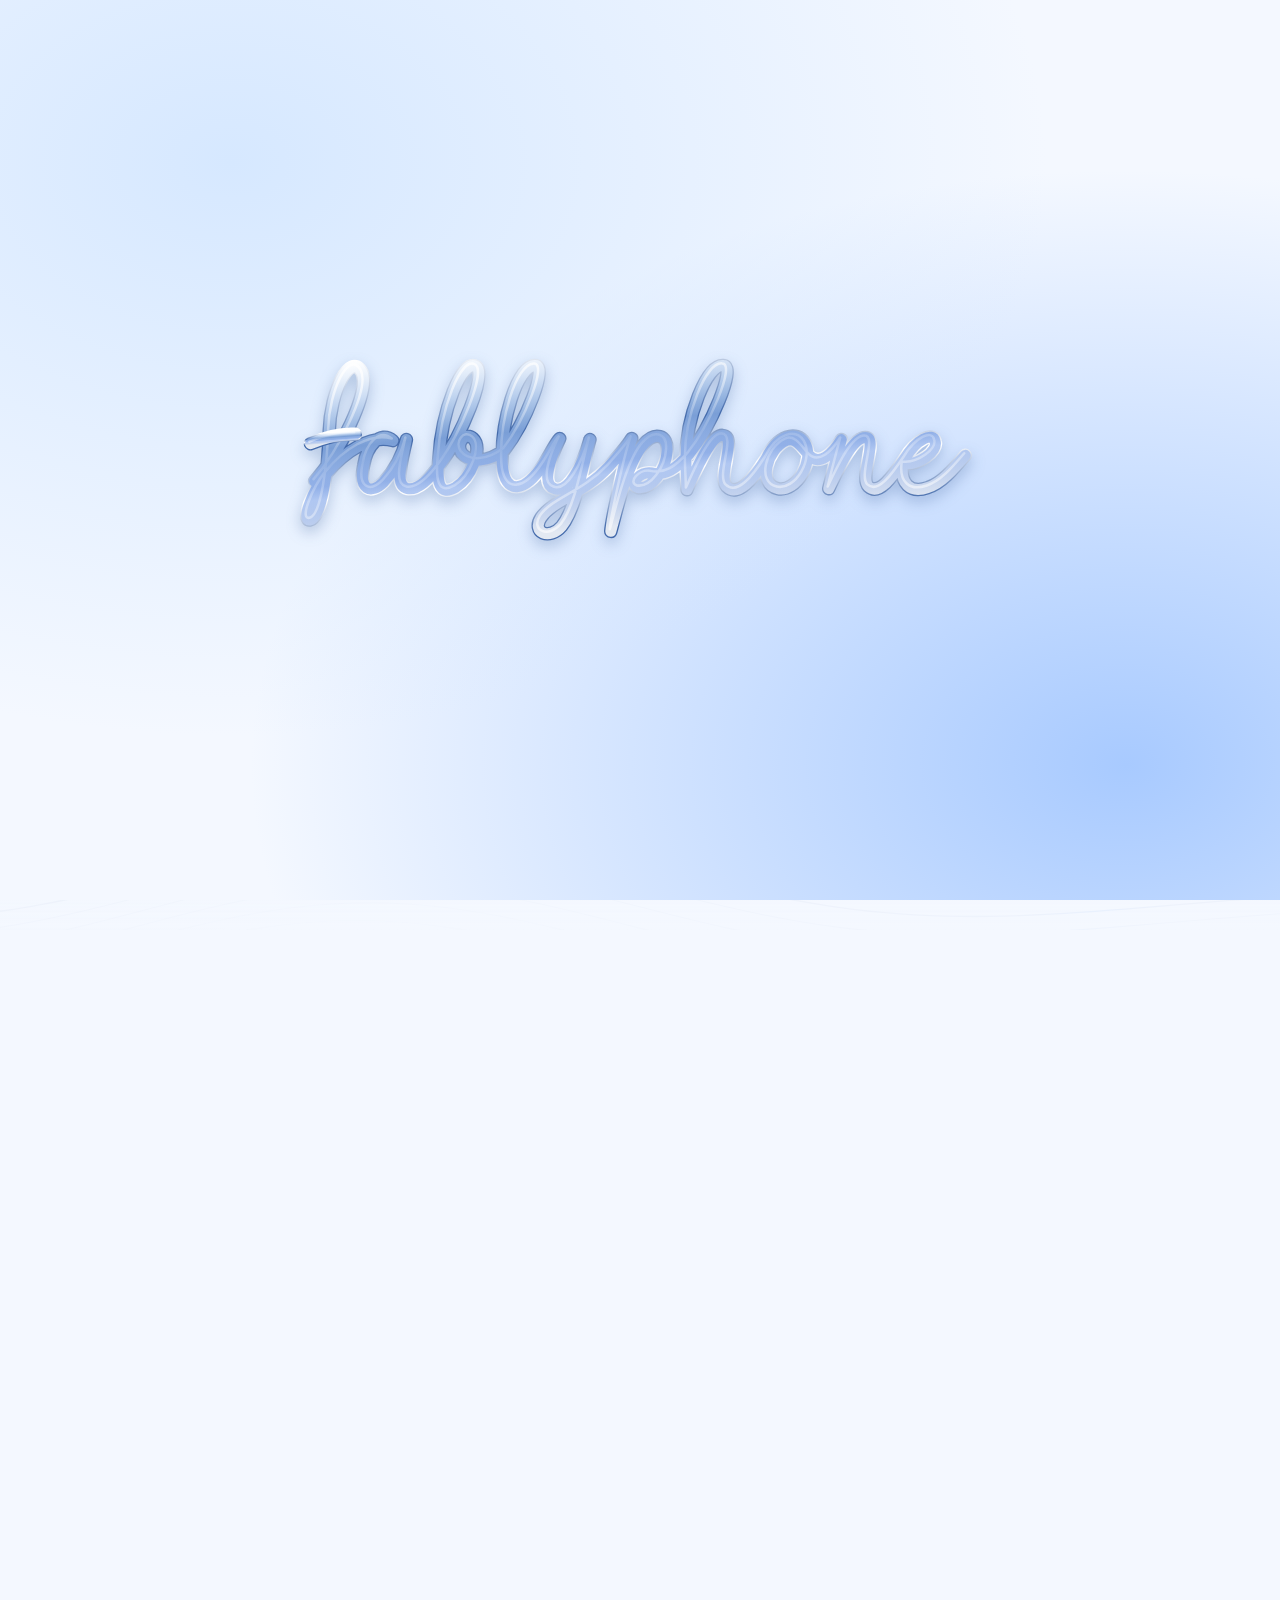
<file: index.html>
<!doctype html>
<html lang="pt-BR" data-theme="light">
<head>
  <meta charset="utf-8">
  <meta name="viewport" content="width=device-width, initial-scale=1, viewport-fit=cover">
  <meta name="description" content="Crie histórias que acontecem na tela de um iPhone. Monte conversas, perfis e ligações e compartilhe a sua história.">
  <meta name="theme-color" content="#f4f8ff">
  <title>Fablyphone — Histórias em uma tela</title>
  <script>
    const openingReader = new URLSearchParams(location.search).get('reader') === '1';
    if (openingReader) location.replace('editor.html' + location.search + location.hash);
    try {
      if (localStorage.getItem('fablyphone:landing-theme') === 'dark') document.documentElement.dataset.theme = 'dark';
    } catch {}
    (() => {
      if (openingReader || location.hash || matchMedia('(prefers-reduced-motion: reduce)').matches) return;
      if (performance.getEntriesByType('navigation')[0]?.type === 'back_forward') return;
      if (document.referrer) {
        const from = new URL(document.referrer);
        const landingPath = path => path.replace(/\/index\.html$/, '/');
        if (from.origin === location.origin && landingPath(from.pathname) === landingPath(location.pathname)
          && from.searchParams.get('lang') !== new URLSearchParams(location.search).get('lang')) return;
      }
      const root = document.documentElement;
      root.dataset.landingIntro = '';
      setTimeout(() => {
        if (root.dataset.landingIntro === '') delete root.dataset.landingIntro;
      }, 3300);
    })();
  </script>
  <script src="js/editor-hello.js?v=5" data-landing-hello defer></script>
  <link rel="preload" href="assets/roboto-flex-latin.woff2" as="font" type="font/woff2" crossorigin>
  <link rel="stylesheet" href="css/landing.css?v=hello">
  <link rel="stylesheet" href="css/editor-hello.css?v=5">
  <link rel="stylesheet" href="css/theme-toggle.css">
  <link rel="stylesheet" href="css/site-language.css">
  <link rel="stylesheet" href="css/site-menu.css">
  <script src="js/site-language.js"></script>
  <script src="js/site-menu.js" defer></script>
  <script src="js/landing-language.js" defer></script>
  <script src="js/theme-toggle.js" defer></script>
  <script src="js/landing.js" defer></script>
</head>
<body>
  <div class="landing-intro editor-hello" aria-hidden="true"></div>
  <div class="scanner" aria-hidden="true"><canvas id="scanner"></canvas></div>
  <header class="site-head">
    <a class="brand" href="././" data-keep-language aria-label="Fablyphone · início"><span class="brand-mark" aria-hidden="true"><svg viewBox="0 0 24 24" fill="none"><rect x="7" y="3.5" width="10" height="17" rx="3"/><path d="M10 6h4m-2 11.5h.01"/></svg></span>fablyphone</a>
    <div class="site-head-controls">
      <div class="language-choice" role="group" aria-label="Idioma"><a data-language-choice="pt" href="?lang=pt" lang="pt-BR" aria-label="Português">PT</a><a data-language-choice="en" href="?lang=en" lang="en" aria-label="English">EN</a></div>
    <nav aria-label="Navegação da página"><button id="theme-toggle" class="theme-toggle theme-switch" data-theme-toggle="fablyphone:landing-theme" type="button" aria-label="Modo escuro" aria-pressed="false"></button></nav>
      <span data-site-menu-slot></span>
    </div>
  </header>
  <main>
    <section class="hero" aria-labelledby="hero-title">
      <h1 id="hero-title" class="pressure">fablyphone</h1>
      <p class="hero-copy" data-ghost-type>Crie histórias que acontecem na tela de um iPhone.</p>
    </section>
    <section class="app-arc" aria-label="Explore os aplicativos" aria-describedby="arc-hint">
      <div class="arc-list" role="group" aria-label="Aplicativos">
        <button type="button" class="arc-app" data-arc-app="instagram" aria-controls="arc-instagram" aria-pressed="true"><img src="assets/iphone-icons/Instagram.png" alt="">Instagram</button>
        <button type="button" class="arc-app" data-arc-app="messages" aria-controls="arc-messages" aria-pressed="false"><img src="assets/iphone-icons/com.apple.MobileSMS-large.png" alt="">Mensagens</button>
        <button type="button" class="arc-app" data-arc-app="phone" aria-controls="arc-phone" aria-pressed="false"><img src="assets/iphone-icons/com.apple.mobilephone-large.png" alt="">Telefone</button>
        <button type="button" class="arc-app" data-arc-app="notes" aria-controls="arc-notes" aria-pressed="false"><img src="assets/iphone-icons/com.apple.mobilenotes-large.png" alt="">Notas</button>
        <button type="button" class="arc-app" data-arc-app="safari" aria-controls="arc-safari" aria-pressed="false"><img src="assets/iphone-icons/com.apple.mobilesafari-large.png" alt="">Safari</button>
      </div>
      <div class="arc-display" aria-live="polite">
        <article class="arc-preview arc-instagram" id="arc-instagram" aria-label="Instagram">
          <div class="arc-copy"><span>01 / 05</span><h2>Um perfil que conta histórias.</h2><p>Crie perfis, publicações e conversas para seus personagens.</p></div>
          <div class="arc-art arc-profile"><img src="assets/landing-instagram.svg" width="390" height="844" alt="Perfil fictício de Zhang no Instagram, com fotos de uma viagem."></div>
        </article>
        <article class="arc-preview arc-messages" id="arc-messages" aria-label="Mensagens" hidden>
          <div class="arc-copy"><span>02 / 05</span><h2>Tudo começa com uma mensagem.</h2><p>Escreva conversas e encaixe pistas entre as falas.</p></div>
          <div class="arc-art" aria-hidden="true"><div class="arc-chat"><header><i>Z</i>Zhang</header><p>Você recebeu a foto?</p><p>Recebi. Onde é isso?</p><p>É o farol. Te explico quando chegar.</p></div></div>
        </article>
        <article class="arc-preview arc-phone" id="arc-phone" aria-label="Telefone" hidden>
          <div class="arc-copy"><span>03 / 05</span><h2>Uma ligação muda tudo.</h2><p>Escreva o diálogo e escolha a hora certa para o telefone tocar.</p></div>
          <div class="arc-art" aria-hidden="true"><div class="arc-call"><small>Chamada recebida</small><strong>Zhang</strong><div><i>×</i><i><img src="assets/iphone-icons/com.apple.mobilephone-large.png" alt=""></i></div></div></div>
        </article>
        <article class="arc-preview arc-notes" id="arc-notes" aria-label="Notas" hidden>
          <div class="arc-copy"><span>04 / 05</span><h2>As pistas ficam nas entrelinhas.</h2><p>Monte diários, lembretes e anotações dentro da história.</p></div>
          <div class="arc-art" aria-hidden="true"><div class="arc-note"><small>Notas</small><strong>O que eu sei até agora</strong><p>1. O farol fecha às 18h.<br>2. Zhang chegou antes do pôr do sol.<br>3. A foto foi tirada à noite.</p></div></div>
        </article>
        <article class="arc-preview arc-safari" id="arc-safari" aria-label="Safari" hidden>
          <div class="arc-copy"><span>05 / 05</span><h2>Dê um site ao seu universo.</h2><p>Inclua páginas fictícias que o leitor pode descobrir pelo navegador.</p></div>
          <div class="arc-art" aria-hidden="true"><div class="arc-news"><small>jornal-da-costa.example</small><b>JORNAL DA COSTA</b><strong>O farol volta a acender</strong><span>Edição de domingo · 18h00</span></div></div>
        </article>
      </div>
      <p class="arc-hint" id="arc-hint"><span class="arc-wheel-hint">Role sobre a prévia ou escolha um app.</span><span class="arc-touch-hint">Deslize na prévia ou escolha um app.</span></p>
    </section>
    <section class="landing-manifesto" aria-label="Crie sem cadastro">
      <h2 data-staggered-text><span class="stagger-line">Sem criar contas.</span>
        <span class="stagger-line">Sem pagar nada.</span>
        <span class="stagger-line">Só você e sua imaginação.</span></h2>
    </section>
    <section class="tools" aria-label="Prévias do Fablyphone">
      <div id="tool-deck" class="card-swap" role="region" aria-roledescription="carrossel" aria-label="Prévias do Fablyphone" tabindex="0">
        <div class="card-swap-sizer" aria-hidden="true"><span></span></div>
        <div class="card-swap-stage">
          <div class="card-swap-slot" data-swap-index="0">
            <button type="button" class="tool-card card-swap-card card-profiles" data-title="Redes sociais" data-copy="Crie perfis, posts e conversas fictícias no Instagram e no Twitter." aria-label="Redes sociais">
              <span class="tool-label card-swap-head"><span class="card-swap-icon"><img src="assets/iphone-icons/Instagram.png" alt=""></span><span class="card-swap-title">Redes sociais</span></span>
              <span class="card-art card-swap-media" aria-hidden="true"><span class="mini-social"><span class="mini-social-top"><img src="assets/iphone-icons/Instagram.png" alt="" width="22" height="22"><b>Perfil</b></span><span class="mini-account"><i></i><span><b>@zhang</b><small>Diário da viagem</small></span></span><span class="mini-instagrid"><i></i><i></i><i></i></span></span></span>
              <span class="card-swap-card-rim" aria-hidden="true"></span>
            </button>
            <span class="card-swap-shade" aria-hidden="true"></span>
          </div>
          <div class="card-swap-slot" data-swap-index="1">
            <button type="button" class="tool-card card-swap-card card-messages" data-title="Conversas" data-copy="Escreva mensagens e adicione fotos às conversas dos seus personagens." aria-label="Conversas">
              <span class="tool-label card-swap-head"><span class="card-swap-icon"><img src="assets/iphone-icons/com.apple.MobileSMS-large.png" alt=""></span><span class="card-swap-title">Conversas</span></span>
              <span class="card-art card-swap-media" aria-hidden="true"><span class="mini-messages"><span class="mini-chat-top"><i>Z</i><b>Zhang</b></span><span class="bubble">Já chegou?</span><span class="bubble mine">Tô quase aí.</span><span class="bubble">Vai valer a espera.</span><span class="mini-input">iMessage <b>↑</b></span></span></span>
              <span class="card-swap-card-rim" aria-hidden="true"></span>
            </button>
            <span class="card-swap-shade" aria-hidden="true"></span>
          </div>
          <div class="card-swap-slot" data-swap-index="2">
            <button type="button" class="tool-card card-swap-card card-calls" data-title="Ligações interativas" data-copy="Programe chamadas fictícias, escreva as falas e escolha quando o telefone toca." aria-label="Ligações interativas">
              <span class="tool-label card-swap-head"><span class="card-swap-icon"><img src="assets/iphone-icons/com.apple.mobilephone-large.png" alt=""></span><span class="card-swap-title">Ligações interativas</span></span>
              <span class="card-art card-swap-media" aria-hidden="true"><span class="mini-call"><small>Chamada recebida</small><b>Zhang</b><span class="call-slider"><span>‹</span><i><svg viewBox="0 0 24 24" fill="none"><path d="M7 3h3l2 4-2 2c1 2.2 2.8 4 5 5l2-2 4 2v3c0 2-2 3-4 2C10 17.6 5.7 13.3 4 7c-1-2 0-4 3-4Z"/></svg></i><span>›</span></span></span></span>
              <span class="card-swap-card-rim" aria-hidden="true"></span>
            </button>
            <span class="card-swap-shade" aria-hidden="true"></span>
          </div>
          <div class="card-swap-slot" data-swap-index="3">
            <button type="button" class="tool-card card-swap-card card-notices" data-title="Narração interativa" data-copy="Faça mensagens e notificações aparecerem no momento certo da leitura." aria-label="Narração interativa">
              <span class="tool-label card-swap-head"><span class="card-swap-icon"><img src="assets/iphone-icons/com.apple.mobilenotes-large.png" alt=""></span><span class="card-swap-title">Narração interativa</span></span>
              <span class="card-art card-swap-media" aria-hidden="true"><span class="mini-notices"><span class="mini-clock">9:41</span><span class="mini-notice"><img src="assets/iphone-icons/com.apple.MobileSMS-large.png" alt="" width="20" height="20"><span><b>Zhang</b><small>Encontrei uma pista.</small></span></span><span class="mini-notice"><img src="assets/iphone-icons/com.apple.mobilenotes-large.png" alt="" width="20" height="20"><span><b>Notes</b><small>Dia um</small></span></span></span></span>
              <span class="card-swap-card-rim" aria-hidden="true"></span>
            </button>
            <span class="card-swap-shade" aria-hidden="true"></span>
          </div>
          <div class="card-swap-slot" data-swap-index="4">
            <button type="button" class="tool-card card-swap-card card-share" data-title="Links de leitura" data-copy="Publique uma cópia da sua história para outras pessoas explorarem." aria-label="Links de leitura">
              <span class="tool-label card-swap-head"><span class="card-swap-icon"><img src="assets/iphone-icons/com.apple.mobilesafari-large.png" alt=""></span><span class="card-swap-title">Links de leitura</span></span>
              <span class="card-art card-swap-media" aria-hidden="true"><span class="mini-share"><span class="mini-share-icon"><svg viewBox="0 0 24 24" fill="none"><path d="M12 15V3m-4 4 4-4 4 4M5 12v8h14v-8"/></svg></span><b>O outro lado</b><small>Uma história de Zhang</small><span class="mini-link">↗ Abrir história</span></span></span>
              <span class="card-swap-card-rim" aria-hidden="true"></span>
            </button>
            <span class="card-swap-shade" aria-hidden="true"></span>
          </div>
        </div>
      </div>
      <span class="sr-only" id="tool-status" aria-live="polite"></span>
    </section>
    <div class="start"><a class="liquid-metal-button" id="start-link" href="./editor.html" data-keep-language><span class="liquid-metal-face"><span>Começar</span></span></a></div>
  </main>
  <footer class="site-foot"><span>Fablyphone</span><span>Um iPhone fictício para as suas histórias.</span></footer>
</body>
</html>
</file>
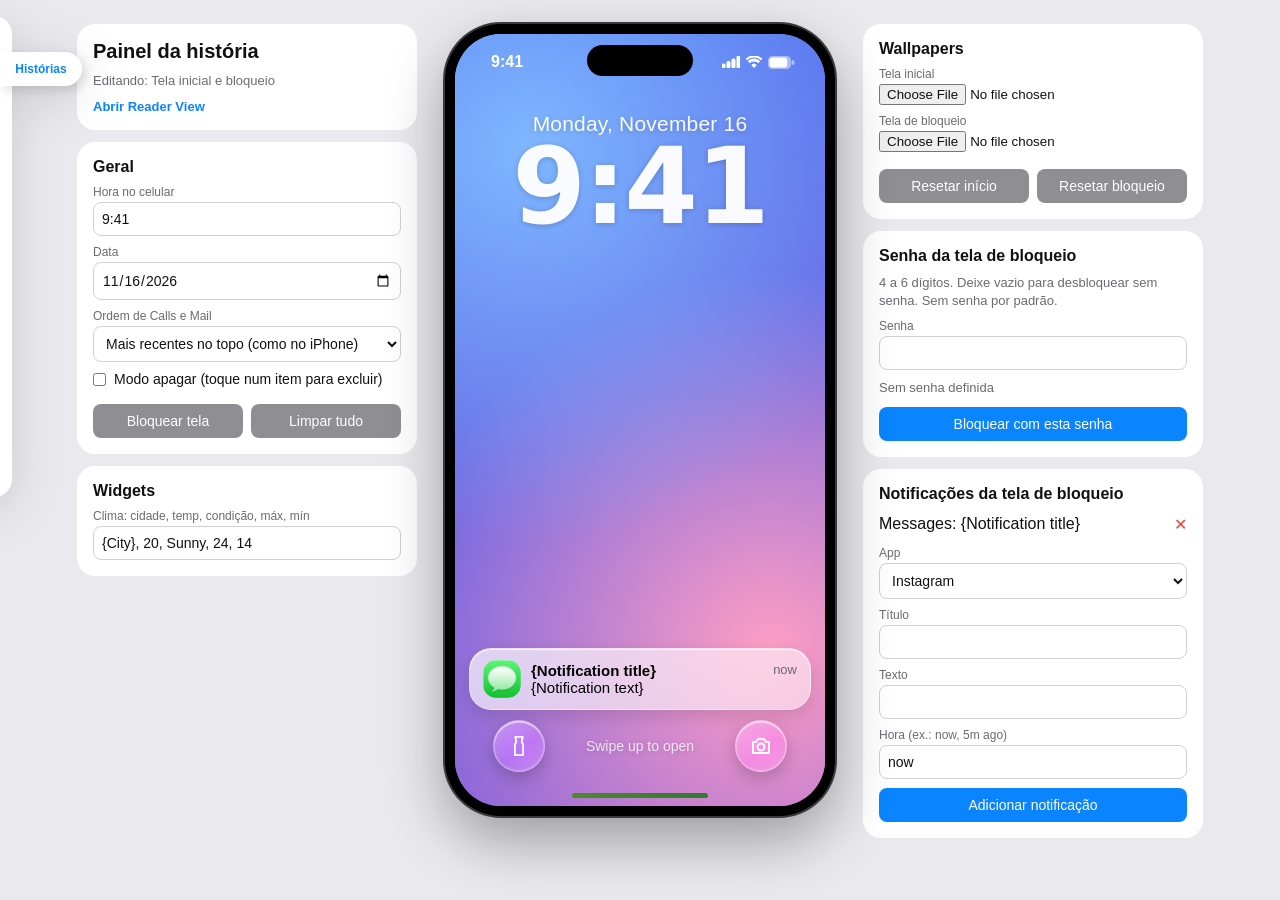
<file: iphone-story-firebase/index.html>
<!DOCTYPE html><html lang="en"><head><meta charset="utf-8"><meta name="viewport" content="width=device-width, initial-scale=1, viewport-fit=cover"><title>Interactive iPhone Story</title>
<style>
:root{color-scheme:light;box-sizing:border-box;padding-top:env(safe-area-inset-top,0px);padding-bottom:env(safe-area-inset-bottom,0px)}
*{box-sizing:border-box;margin:0;font-family:-apple-system,"SF Pro Text","Helvetica Neue",Arial,sans-serif;-webkit-tap-highlight-color:transparent}
.scr,.scr *{-webkit-user-select:none;-moz-user-select:none;user-select:none}
.scr input,.scr textarea,.scr [contenteditable="true"]{-webkit-user-select:text;-moz-user-select:text;user-select:text}
html,body{background:#e9e9ee;color:#111}
body{display:flex;flex-wrap:wrap;gap:28px;justify-content:center;align-items:flex-start;padding:24px 12px}
.ph{width:min(390px,100%);height:min(844px,88vh);min-height:700px;background:#000;border-radius:56px;padding:10px;box-shadow:0 0 0 2px #3a3a3c,0 24px 60px #0005;flex:none;position:sticky;top:12px}
.scr{position:relative;width:100%;height:100%;border-radius:46px;overflow:hidden;background:#000;color:#000}
.sb{position:absolute;top:0;left:0;right:0;height:48px;display:flex;justify-content:space-between;align-items:center;padding:8px 30px 0 36px;font-weight:600;font-size:16px;z-index:25;pointer-events:none;color:#111;-webkit-text-fill-color:#111}
.sb.dark{color:#111!important}.sb.light{color:#fff!important}.sb.dark #t1,.sb.dark span{color:#111!important}.sb.light #t1,.sb.light span{color:#fff!important}.sb.dark svg,.sb.dark svg *{fill:#111!important;stroke:#111!important}.sb.light svg,.sb.light svg *{fill:#fff!important;stroke:#fff!important}
.sb.dark #t1{-webkit-text-fill-color:#111!important;text-shadow:none!important}.sb.light #t1{-webkit-text-fill-color:#fff!important;text-shadow:none!important}
.sb.dark{--status-color:#111!important}.sb.light{--status-color:#fff!important}.sb.dark span,.sb.dark #t1{-webkit-text-fill-color:#111!important;color:#111!important}.sb.light span,.sb.light #t1{-webkit-text-fill-color:#fff!important;color:#fff!important}
.sb span{display:flex;gap:6px;align-items:center}.sb svg{fill:currentColor;color:inherit}.sb svg [fill="none"]{fill:none}.sb svg [stroke]{stroke:currentColor}
#statusbar.dark #t1,#statusbar.dark #statusicons{color:#111!important;-webkit-text-fill-color:#111!important}#statusbar.light #t1,#statusbar.light #statusicons{color:#fff!important;-webkit-text-fill-color:#fff!important}#statusbar [data-status-icon],#statusbar [data-status-icon] *{color:inherit}
.di{position:absolute;top:11px;left:50%;transform:translateX(-50%);width:106px;height:31px;background:#000;border-radius:20px;z-index:26}
.wp{background:radial-gradient(circle at 20% 15%,#7fb7ff,transparent 55%),radial-gradient(circle at 85% 80%,#ff9ec4,transparent 55%),linear-gradient(160deg,#4a6cf0,#8a5fd8);background-size:cover}
.lock,.home{position:absolute;inset:0;color:#fff}
.lock{z-index:22;display:flex;flex-direction:column;align-items:center;padding-top:78px;cursor:pointer;transition:transform .55s cubic-bezier(.4,0,.2,1);text-shadow:0 1px 6px #0003}.lock.up{transform:translateY(-105%)}
.lock .d{font-size:21px;font-weight:600}.lock .t{font-size:100px;font-weight:600;line-height:1;letter-spacing:-2px;margin-top:-2px}
.nts{margin-top:auto;width:100%;padding:0 14px;display:flex;flex-direction:column;gap:7px;margin-bottom:96px;text-shadow:none}
.nf{display:flex;gap:10px;align-items:center;padding:11px 13px;border-radius:22px;background:#e8ecdfcc;backdrop-filter:blur(22px);color:#000}
.nf .x{flex:1;min-width:0}.nf .l1{display:flex;justify-content:space-between}.nf b{font-size:15px}.nf em{font-style:normal;font-size:13px;color:#6b6b70}.nf p{font-size:15px;line-height:1.2}
.lk2{position:absolute;bottom:34px;left:0;right:0;display:flex;justify-content:space-between;align-items:center;padding:0 38px;font-size:14px;color:#fffc}
.cb{width:50px;height:50px;border-radius:50%;background:#2a2f2add;display:grid;place-items:center}.eng{position:absolute;bottom:92px;left:50%;transform:translateX(-50%);display:none}
.home{padding:62px 14px 0;transition:transform .45s cubic-bezier(.22,.9,.3,1),filter .45s}.home.away{transform:scale(.9);filter:brightness(.72)}
.wgs{display:grid;grid-template-columns:1fr 1fr;gap:12px;margin-bottom:18px}
.w{height:168px;border-radius:22px;padding:12px 14px;overflow:hidden;font-size:13px;text-shadow:none}
.w1{background:#fff;color:#000}.w1 .a{color:#ff3b30;font-weight:600;font-size:15px}.w1 .n{font-size:46px;line-height:1.05;margin-bottom:2px}
.ev{border-left:3px solid #a45fd6;padding-left:6px;margin-top:5px;font-weight:600;font-size:13px;line-height:1.15}.ev small{display:block;color:#8e8e93;font-weight:400;font-size:12px}
.w2{background:linear-gradient(#4d9aec,#2f7ddb);position:relative}.w2 b{font-size:15px}.w2 .tp{font-size:46px;font-weight:300;line-height:1;margin:4px 0 22px}.w2 .sn{position:absolute;right:14px;top:12px}
.grid{display:grid;grid-template-columns:repeat(4,1fr);gap:20px 6px;text-align:center;font-size:11px;text-shadow:0 1px 3px #0006}
.ap{position:relative;width:60px;margin:0 auto 5px}.ic{width:60px;height:60px;border-radius:13.5px;overflow:hidden;cursor:pointer;transition:transform .15s,filter .15s}.ic:active{transform:scale(.88);filter:brightness(.8)}.ic svg{display:block;width:100%;height:100%}
.bg{position:absolute;top:-7px;right:-7px;min-width:23px;height:23px;border-radius:12px;background:#ff3b30;color:#fff;font-size:15px;font-weight:500;display:grid;place-items:center;padding:0 6px;border:0;z-index:2;text-shadow:none}
.srch{position:absolute;bottom:116px;left:50%;transform:translateX(-50%);padding:4px 20px;border-radius:16px;background:#0004;backdrop-filter:blur(10px);font-size:12px;font-weight:500}
.dock{position:absolute;left:10px;right:10px;bottom:20px;height:92px;border-radius:34px;background:#3a3f3a55;backdrop-filter:blur(24px);display:flex;justify-content:space-around;align-items:center}.dock .ap{margin:0}
#app{position:absolute;inset:0;background:#fff;z-index:10;display:none;flex-direction:column;padding-top:48px;transition:transform .42s cubic-bezier(.22,.9,.3,1),opacity .28s,border-radius .42s}
#app.on{display:flex}#app.pre{transform:scale(.15);opacity:0;border-radius:60px}
.hi{position:absolute;bottom:8px;left:50%;transform:translateX(-50%);width:136px;height:5px;border-radius:3px;background:#fff;z-index:30;cursor:pointer;mix-blend-mode:difference}
.nv{display:flex;justify-content:space-between;align-items:center;padding:6px 16px 0;color:#0a84ff;font-size:17px;min-height:36px}.nv a{cursor:pointer;display:flex;align-items:center;gap:2px}
.lg{font-size:34px;font-weight:700;padding:0 16px 8px}.bd{flex:1;overflow:auto;padding-bottom:30px}
.sbar{margin:0 16px 8px;background:#7676801f;border-radius:10px;padding:7px 10px;color:#8e8e93;font-size:17px}
.r2{position:relative;display:flex;gap:11px;padding:10px 16px;cursor:pointer}.r2::after{content:"";position:absolute;left:74px;right:0;bottom:0;border-bottom:.5px solid #d9d9dc}
.r2 .x{flex:1;min-width:0}.r2 .l1{display:flex;justify-content:space-between;gap:8px}.r2 b{font-weight:600;font-size:17px}.r2 em{font-style:normal;color:#8e8e93;font-size:15px;white-space:nowrap}
.r2 p{color:#8e8e93;font-size:15px;line-height:1.25;margin-top:1px;display:-webkit-box;-webkit-line-clamp:2;-webkit-box-orient:vertical;overflow:hidden}
.ml .r2{padding:10px 16px 10px 26px;gap:0}.ml .r2::after{left:26px}.ml .r2 p.s{color:#000;font-size:16px}.ml .r2 .dot{position:absolute;left:8px;top:17px}
.mt{display:flex;justify-content:space-between;align-items:center;padding:10px 20px 26px;border-top:.5px solid #d1d1d6;background:#f7f7f8;font-size:11px}
.av{display:grid;place-items:center;border-radius:50%;background:linear-gradient(#b4b8c4,#8b8f9c) center/cover;color:#fff;font-style:normal;font-weight:600;flex:none}
.dot{width:10px;height:10px;border-radius:50%;background:#0a84ff;flex:none}
.th-h{display:flex;justify-content:space-between;align-items:flex-start;padding:2px 10px 6px;background:#f7f7f8;border-bottom:.5px solid #d1d1d6}
.ci-screen{position:absolute;inset:0;background:#fff;z-index:15;display:flex;flex-direction:column;color:#111}.ci-nav{height:94px;padding:50px 14px 8px;display:flex;align-items:flex-start;justify-content:space-between;border-bottom:.5px solid #e5e5ea}.ci-nav a{color:#0a84ff;font-size:17px;display:flex;align-items:center}.ci-nav a span{margin-left:-4px}.ci-nav button{border:0;background:none;color:#0a84ff;font-size:17px}.ci-body{overflow:auto;flex:1;background:#f2f2f7;padding-bottom:24px}.ci-profile{height:190px;display:flex;flex-direction:column;align-items:center;justify-content:flex-end;padding-bottom:16px;background:#fff}.ci-profile h2{font-size:25px;margin-top:8px}.ci-actions{display:flex;justify-content:center;gap:12px;padding:14px 20px;background:#fff}.ci-actions div{width:76px;text-align:center;color:#0a84ff;font-size:11px}.ci-actions i{width:56px;height:56px;border-radius:50%;background:#e9e9eb;display:grid;place-items:center;margin:0 auto 5px;font-style:normal}.ci-list{margin:16px 14px 0;border-radius:12px;background:#fff;overflow:hidden}.ci-list div{min-height:52px;padding:10px 14px;display:flex;flex-direction:column;justify-content:center}.ci-list small{color:#8e8e93;font-size:12px}.ci-list b{font-size:17px;color:#0a84ff;font-weight:500}.ci-list span{font-size:17px;color:#0a84ff}.ci-toggle div{flex-direction:row;align-items:center;justify-content:space-between}.ci-toggle div span{color:#111}.ci-toggle i{width:51px;height:31px;border-radius:16px;background:#34c759;position:relative}.ci-toggle i::after{content:"";position:absolute;width:27px;height:27px;border-radius:50%;background:#fff;right:2px;top:2px}.ci-danger span{color:#ff3b30!important;text-align:center}
.tc{display:flex;flex-direction:column;align-items:center;gap:2px;font-size:11px}.th-h a{cursor:pointer;padding-top:8px}
#th{display:flex;flex-direction:column;gap:2px;padding:10px 14px}
.dv{align-self:center;font-size:11px;color:#8e8e93;margin:8px 0 4px;text-align:center}.sn2{font-size:11px;color:#8e8e93;margin:6px 0 1px 12px}
.b{position:relative;max-width:74%;padding:7px 13px;border-radius:18px;font-size:17px;line-height:1.28;word-wrap:break-word;cursor:pointer}
.b.me{align-self:flex-end;background:#0b84fe;color:#fff}.b.th{align-self:flex-start;background:#e9e9eb}
.b.tail{margin-bottom:6px}.b.tail::before,.b.tail::after{content:"";position:absolute;bottom:0;height:18px}
.b.me.tail::before{right:-7px;width:20px;background:#0b84fe;border-bottom-left-radius:16px 14px}.b.me.tail::after{right:-26px;width:26px;background:#fff;border-bottom-left-radius:10px}
.b.th.tail::before{left:-7px;width:20px;background:#e9e9eb;border-bottom-right-radius:16px 14px}.b.th.tail::after{left:-26px;width:26px;background:#fff;border-bottom-right-radius:10px}
.dl{align-self:flex-end;font-size:11px;color:#8e8e93;font-weight:500}
@keyframes pop{from{transform:scale(.4);opacity:0}to{transform:none;opacity:1}}
.b.pop{animation:pop .3s cubic-bezier(.3,1.5,.5,1);transform-origin:bottom right}.b.th.pop{transform-origin:bottom left}
.chips{display:flex;gap:6px;padding:6px 12px 0;font-size:12px}.chips button{border:0;border-radius:12px;background:#e9e9eb;padding:4px 10px;color:#3c3c43}
.cmp{display:flex;gap:8px;align-items:center;padding:6px 12px 24px}
.pl{width:32px;height:32px;border-radius:50%;background:#e9e9eb;display:grid;place-items:center;font-size:22px;color:#6b6b70;flex:none}
.pill{flex:1;display:flex;align-items:center;border:1px solid #d1d1d6;border-radius:18px;padding:2px 3px 2px 12px}.pill input{flex:1;border:0;outline:0;font-size:17px;min-width:0;background:none}
.pill button{width:28px;height:28px;border-radius:50%;border:0;background:#0b84fe;color:#fff;font-size:16px;cursor:pointer}
.mb2{padding:12px 16px}.mb2 h3{font-size:22px;margin-bottom:6px}.mb2 .m{color:#8e8e93;font-size:14px}
.sg{background:#f2f2f7;padding:0 16px 20px}.sg h2{font-size:22px;font-weight:700;margin:22px 0 8px}
.fv{display:grid;grid-template-columns:repeat(4,1fr);gap:12px 10px;text-align:center;font-size:10px;color:#333}.fv i{display:grid;place-items:center;width:64px;height:64px;border-radius:16px;background:#fff;margin:0 auto 6px;font-style:normal;font-size:28px;font-weight:700}
.cd{background:#fff;border-radius:14px;padding:14px 16px;font-size:16px;line-height:1.3}.pv{display:flex;gap:14px;align-items:center}.pv span{flex:1}
.sf{display:flex;align-items:center;gap:10px;padding:12px 16px;border-bottom:.5px solid #e5e5ea;font-size:16px}.sf:last-child{border:0}.sf span{flex:1;cursor:pointer}.sf a{color:#8e8e93;cursor:pointer;padding:0 4px}
.sa{border-top:.5px solid #d1d1d6;background:#f2f2f7;padding:8px 14px 24px}.ab{display:flex;align-items:center;background:#fff;border-radius:12px;padding:0 12px;height:44px;gap:10px;font-weight:700;font-size:14px}.ab input{flex:1;border:0;outline:0;text-align:center;font-size:16px;font-weight:400;min-width:0;background:none}
.tb{display:flex;justify-content:space-around;padding-top:12px}
.map{position:relative;height:440px;background:#e7eddf;overflow:hidden;flex:none;touch-action:none}.map-world{position:absolute;width:1600px;height:1000px;left:50%;top:50%;margin-left:-800px;margin-top:-500px;transform-origin:center;transition:transform .18s}.map-world svg{display:block;width:100%;height:100%}.pin{position:absolute;width:34px;height:42px;border:0;padding:0;background:none;font-size:30px;filter:drop-shadow(0 3px 3px #0005);transform:translate(-50%,-100%) scale(1);cursor:pointer}.pin.sel{font-size:38px;z-index:3}.pin-label{position:absolute;left:26px;top:-10px;white-space:nowrap;padding:5px 8px;border-radius:8px;background:#fffffff7;color:#111;font-size:12px;font-weight:700;box-shadow:0 2px 8px #0004}.pin.sel .pin-label{background:#0a84ff;color:#fff}.map-search{position:absolute;top:12px;left:12px;right:12px;height:42px;z-index:5;border-radius:21px;background:#fffffff2;box-shadow:0 3px 14px #0003;display:flex;align-items:center;gap:8px;padding:0 12px}.map-search input{flex:1;min-width:0;border:0;outline:0;background:none;font-size:16px}.map-control{position:absolute;right:12px;z-index:5;width:38px;height:38px;border:0;border-radius:10px;background:#fffffff2;box-shadow:0 2px 10px #0003;font-size:22px;cursor:pointer}.map-plus{top:66px}.map-minus{top:108px}.map-locate{bottom:12px}.map-card{position:absolute;left:10px;right:10px;bottom:10px;z-index:4;border-radius:16px;background:#fffffff5;box-shadow:0 3px 16px #0003;padding:12px}.map-card b{display:block;font-size:17px}.map-card p{font-size:13px;color:#8e8e93;margin-top:3px}.map-card .acts{display:flex;gap:8px;margin-top:10px}.map-card button{flex:1;border:0;border-radius:8px;background:#f2f2f7;padding:8px;color:#0a84ff;font-weight:600}.map-card button.go{background:#0a84ff;color:#fff}
.cl{display:flex;justify-content:space-between;align-items:center;padding:12px 18px;border-bottom:.5px solid #e5e5ea}.cl b.t{font-size:38px;font-weight:300}
.p4{display:grid;grid-template-columns:repeat(4,1fr);gap:1.5px}.p4.p3{grid-template-columns:repeat(3,1fr)}.p4 div{aspect-ratio:1;background:#ddd center/cover}
.photos-grid{display:grid;grid-template-columns:repeat(4,1fr);gap:2px}.photos-grid div{aspect-ratio:1;background:#ddd center/cover}
.tab{display:flex;justify-content:space-around;align-items:center;padding:8px 0 24px;border-top:.5px solid #dbdbdb;background:#fff}.tab a{cursor:pointer}
.igh{display:flex;justify-content:space-between;align-items:center;padding:4px 14px}.igh .w0{font:italic 600 28px "Snell Roundhand","Segoe Script","Brush Script MT",cursive}.ig-logo{font-family:"Brush Script MT","Segoe Script","Snell Roundhand",cursive;font-size:29px;font-weight:700;letter-spacing:-1.4px;line-height:1}
.sts{display:flex;gap:12px;padding:8px 12px;overflow:auto;border-bottom:.5px solid #dbdbdb}.st{font-size:11px;text-align:center;width:66px;flex:none;white-space:nowrap;overflow:hidden;text-overflow:ellipsis;cursor:pointer}
.ring{padding:2.5px;border-radius:50%;background:linear-gradient(45deg,#feda75,#fa7e1e,#d62976,#962fbf);margin-bottom:3px;display:inline-block;cursor:pointer}.ring.no{background:#dbdbdb;padding:1.5px}.ring .av{border:2.5px solid #fff}
.po .h{display:flex;align-items:center;gap:9px;padding:8px 12px;font-size:14px;font-weight:600}.po .h span{margin-left:auto;font-size:20px;cursor:pointer}.po .h u{text-decoration:none;cursor:pointer}
.po .pi{position:relative;aspect-ratio:1;background:#ccc center/cover;display:grid;place-items:center;font-size:50px;color:#fff;overflow:hidden}
.po .ac{display:flex;gap:14px;padding:10px 12px 4px;align-items:center}.po .ac :last-child{margin-left:auto}.po .ac a{cursor:pointer;display:flex}
.po p{padding:1px 12px;font-size:14px;line-height:1.35}.po .g{color:#737373;cursor:pointer}.po .w{font-size:10px;color:#737373;text-transform:uppercase;padding-bottom:14px}
@keyframes hb{0%{transform:scale(.3);opacity:0}30%{transform:scale(1.2);opacity:1}100%{transform:scale(1);opacity:0}}.hb{position:absolute;font-size:90px;animation:hb .8s forwards;pointer-events:none;color:#fff}
.cm{display:flex;gap:10px;padding:10px 14px;font-size:14px;line-height:1.35;align-items:flex-start}.cm div{flex:1}
.pr{display:flex;align-items:center;gap:22px;padding:12px 16px}.sts2{display:flex;flex:1;justify-content:space-around;text-align:center;font-size:13px}.sts2 b{display:block;font-size:17px}
.bs{display:flex;gap:6px;padding:4px 16px 14px}.bs button{flex:1;border:0;border-radius:8px;padding:7px;background:#efefef;font-weight:600;font-size:14px}.bs button.bl{background:#0095f6;color:#fff}
.sv{position:absolute;inset:0;background:#111;z-index:12;padding-top:56px;cursor:pointer}.sv .pg{position:absolute;top:52px;left:10px;right:10px;height:2px;background:#fff5;border-radius:2px;z-index:2}.sv .pg i{display:block;height:100%;background:#fff;width:0;animation:pg 5s linear forwards}@keyframes pg{to{width:100%}}
.sv .sh{position:absolute;top:62px;left:12px;display:flex;gap:8px;align-items:center;color:#fff;font-weight:600;z-index:2;font-size:14px}.sv .si{position:absolute;inset:0;background:#333 center/cover}
#md{position:absolute;inset:0;background:#0007;z-index:40;display:none;align-items:center;justify-content:center;padding:18px}
.mb{background:#fff;border-radius:18px;padding:16px;width:100%;max-height:90%;overflow:auto;font-size:15px}
.mb label{display:block;font-size:12px;color:#6b6b70;margin-top:10px}.mb input,.mb textarea,.mb select{width:100%;border:1px solid #d1d1d6;border-radius:8px;padding:8px;font-size:15px;margin-top:3px;background:#fff}.mb textarea{min-height:76px}.mb .ck{display:flex;gap:8px;align-items:center;font-size:15px;color:#000;margin:6px 0}.mb .ck input{width:auto;margin:0}
.bt{display:flex;gap:8px;justify-content:flex-end;margin-top:14px}.bt button{border:0;border-radius:8px;padding:8px 14px;background:#eee;font-size:15px}.bt button:last-child{background:#0a84ff;color:#fff}
.pn{background:#fff;border-radius:20px;padding:18px;width:min(340px,100%);display:flex;flex-direction:column;gap:9px;font-size:14px}
.pc h1{font-size:20px}.pc h2{font-size:15px;margin-top:10px;padding-top:10px;border-top:1px solid #eee}.pc p{color:#6b6b70;line-height:1.4;font-size:13px}.pc label{display:flex;flex-direction:column;gap:3px;font-size:12px;color:#6b6b70}
.pc input[type=text],.pc select,.pc textarea{padding:8px;border-radius:8px;border:1px solid #d1d1d6;font-size:14px;font-family:inherit}
.pc input[type=date]{width:100%;height:38px;padding:8px;border-radius:8px;border:1px solid #d1d1d6;font-size:14px;font-family:inherit;background:#fff;color:#111;-webkit-text-fill-color:#111}
.pc button{padding:9px;border-radius:8px;border:0;background:#0a84ff;color:#fff;font-size:14px;cursor:pointer;transition:transform .12s ease,filter .12s ease,box-shadow .12s ease}.pc button:active{transform:scale(.96);filter:brightness(.92)}.pc .g{background:#8e8e93}.pc .row2b{display:flex;gap:8px;margin-top:8px}.pc .row2b button{flex:1;min-width:0}
.pc .ck{flex-direction:row;align-items:center;gap:8px;font-size:14px;color:#111}
.cr{display:flex;align-items:center;gap:10px;padding:3px 0}.cr span{flex:1}.cr a{cursor:pointer;color:#ff3b30}
.scr input,.scr textarea,.scr select{color:#000;-webkit-text-fill-color:#000;caret-color:#0a84ff}
.scr ::placeholder{color:#8e8e93;-webkit-text-fill-color:#8e8e93;opacity:1}
.nh2{font-size:19px;font-weight:700;padding:14px 20px 6px}
.nc{background:#fff;border-radius:12px;margin:0 16px;overflow:hidden}
.nr{position:relative;padding:9px 16px;cursor:pointer;font-size:15px;color:#000}.nr+.nr::before{content:"";position:absolute;top:0;left:16px;right:0;border-top:.5px solid #d9d9dc}
.nr b{font-size:16px;font-weight:600;display:block;margin-bottom:1px;white-space:nowrap;overflow:hidden;text-overflow:ellipsis}.nr div{white-space:nowrap;overflow:hidden;text-overflow:ellipsis}.nr em{font-style:normal;color:#8e8e93;margin-left:8px}
.nr.fr{display:flex;align-items:center;gap:12px;font-size:17px;padding:12px 16px}.nr.fr em{margin-left:auto}
.nd{text-align:center;color:#8e8e93;font-size:12px;margin:6px 0 14px}
.ntt{width:100%;border:0;outline:0;font-size:28px;font-weight:700;background:none;margin-bottom:6px;padding:0}
.nbd{width:100%;border:0;outline:0;resize:none;font-size:17px;line-height:1.35;background:none;font-family:inherit;display:block;overflow:hidden;padding:0}
.pn{background:none;padding:0;gap:12px;border-radius:0}
.pc{background:#fff;border-radius:18px;padding:16px;display:flex;flex-direction:column;gap:9px}
.pc h2{margin:0;padding:0;border:0;font-size:16px}
.pc input,.pc select,.pc textarea{color:#111;-webkit-text-fill-color:#111;background:#fff}
.sxr{position:relative;display:flex;align-items:center;gap:12px;padding:0 16px;height:44px;font-size:17px;color:#000}.sxr::after{content:"";position:absolute;left:57px;right:0;bottom:0;border-bottom:.5px solid #d9d9dc}.sxr:last-child::after{display:none}.sxr span{flex:1}.sxr em{font-style:normal;color:#8e8e93}
.sxr.pf2{height:auto;padding:12px 16px;cursor:pointer}.sxr.pf2::after{display:none}
.si2{width:29px;height:29px;border-radius:7px;display:grid;place-items:center;flex:none}
.tg{width:51px;height:31px;border-radius:16px;background:#e9e9eb;position:relative;margin-left:auto;cursor:pointer;transition:.2s;flex:none}.tg u{position:absolute;top:2px;left:2px;width:27px;height:27px;border-radius:50%;background:#fff;box-shadow:0 2px 4px #0003;transition:.2s}.tg.on{background:#34c759}.tg.on u{left:22px}
.seg{display:flex;background:#7676801f;border-radius:9px;padding:2px;font-size:13px;font-weight:600;color:#000}.seg span{padding:4px 20px;border-radius:7px;cursor:pointer}.seg .on{background:#fff;box-shadow:0 1px 3px #0002}
.cr2{position:relative;display:flex;align-items:center;gap:8px;padding:8px 16px 8px 10px;cursor:pointer}.cr2::after{content:"";position:absolute;left:40px;right:0;bottom:0;border-bottom:.5px solid #d9d9dc}
.cr2 .g0{width:22px;display:grid;place-items:center;flex:none}.cr2 .x{flex:1;min-width:0}.cr2 b{font-weight:500;font-size:17px;display:block}.cr2 p{color:#8e8e93;font-size:14px}.cr2 em{font-style:normal;color:#8e8e93;font-size:16px}.cr2 a{display:flex;margin-left:6px}
.mn{width:22px;height:22px;border-radius:50%;background:#ff3b30;color:#fff;display:grid;place-items:center;font-size:18px;flex:none}
.ptb{display:flex;justify-content:space-around;padding:8px 0 26px;border-top:.5px solid #d1d1d6;background:#f7f7f8;font-size:10px}.ptb div{display:flex;flex-direction:column;align-items:center;gap:2px;width:20%}
.cmh{display:flex;justify-content:space-between;align-items:center;padding:0 16px 6px}.cmh b{font-size:34px;font-weight:700}.cmh span{display:flex;gap:26px;color:#ff3b30;font-size:34px;line-height:1}.cmh a{cursor:pointer}
.cwd{display:grid;grid-template-columns:repeat(7,1fr);text-align:center;font-size:11px;color:#8e8e93;padding:2px 0 3px;border-bottom:.5px solid #c8c8cc}
.rw{display:grid;grid-template-columns:repeat(7,1fr);border-bottom:.5px solid #e5e5ea}.cd2{display:flex;flex-direction:column;align-items:center;padding-top:5px;height:54px;cursor:pointer}
.cd2 i{font-style:normal;font-size:22px;width:34px;height:34px;display:grid;place-items:center;border-radius:50%;color:#000}.cd2 i.wk{color:#8e8e93}.cd2 i.t0{color:#ff3b30;font-weight:600}.cd2 i.sel{background:#000;color:#fff}.cd2 i.sel.t{background:#ff3b30}
.cd2 s{width:5px;height:5px;border-radius:50%;margin-top:3px}.cd2 s.dt{background:#c4c4c7}
.cev{border-top:.5px solid #c8c8cc;padding:8px 16px}.ev2{display:flex;align-items:center;gap:12px;padding:9px 0;font-size:17px;cursor:pointer}.ev2 u{width:4px;align-self:stretch;border-radius:2px;flex:none}.ev2 span{flex:1}.ev2 em{font-style:normal;color:#8e8e93;font-size:14px;white-space:nowrap}
.ctb{display:flex;justify-content:space-around;padding:12px 0 28px;background:#f7f7f8;border-top:.5px solid #d1d1d6;color:#ff3b30;font-size:17px}.ctb a{cursor:pointer}
.pbio{padding:2px 16px 12px;font-size:14px;line-height:1.35}.lnk{display:flex;gap:4px;align-items:center;color:#00376b;font-weight:600;margin-top:2px}
.bs .ic1{flex:none;width:40px}.ptab{display:flex;border-bottom:.5px solid #dbdbdb}.ptab span{flex:1;display:grid;place-items:center;padding:10px;border-bottom:1.5px solid transparent}.ptab span.on{border-color:#000}
.p4.pgd div{aspect-ratio:3/4;position:relative}.vi{position:absolute;top:7px;right:7px;display:flex}.vw{position:absolute;left:7px;bottom:7px;color:#fff;font-size:12px;font-weight:600;text-shadow:0 1px 3px #0008}
.lock .t{white-space:nowrap}
.pwd{position:absolute;inset:0;z-index:23;opacity:0;pointer-events:none;transition:opacity .35s;backdrop-filter:blur(34px) brightness(.58);-webkit-backdrop-filter:blur(34px) brightness(.58);background:linear-gradient(160deg,#0004,#0008);display:flex;flex-direction:column;align-items:center;color:#fff;padding-top:112px}
.pwd.on{opacity:1;pointer-events:auto}.pwd .pt0{font-size:19px;font-weight:500;margin-bottom:26px}
.pwd .plock{height:22px;margin-bottom:9px;display:grid;place-items:center}
.pdots{display:flex;gap:18px;height:16px;margin-bottom:46px}.pdots i{width:14px;height:14px;border-radius:50%;border:1.5px solid #fff;transition:background .1s}.pdots i.f{background:#fff}
@keyframes sh{0%,100%{transform:translateX(0)}15%{transform:translateX(-14px)}30%{transform:translateX(12px)}45%{transform:translateX(-10px)}60%{transform:translateX(8px)}75%{transform:translateX(-4px)}}.pdots.shake{animation:sh .45s}
.keys{display:grid;grid-template-columns:repeat(3,78px);gap:14px 22px}.key{width:78px;height:78px;border-radius:50%;background:#ffffff2e;display:flex;flex-direction:column;align-items:center;justify-content:center;transition:background .4s;cursor:pointer;user-select:none;-webkit-user-select:none}.key:active{background:#ffffff99;transition:none}.key b{font-size:34px;font-weight:300;line-height:1}.key small{font-size:10px;letter-spacing:2px;height:11px}
.pwb{position:absolute;bottom:42px;left:0;right:0;display:flex;justify-content:space-between;padding:0 52px;font-size:17px}.pwb span{cursor:pointer}
.r2 .ud{position:absolute;left:4px;top:50%;margin-top:-5px}
.cm.rp{margin-left:44px;padding-top:4px}.cs{color:#737373;font-size:12px;margin-top:3px;display:flex;gap:14px}.cs span{cursor:pointer;font-weight:600}.vr{margin:0 14px 4px 58px;font-size:12px;color:#737373;font-weight:600;cursor:pointer}.rb{background:#efefef;padding:6px 14px;font-size:12px;color:#555;display:flex;justify-content:space-between}
.car{display:flex;overflow-x:auto;scroll-snap-type:x mandatory;width:100%;scrollbar-width:none}.car::-webkit-scrollbar{display:none}.car>div{flex:none;width:100%;aspect-ratio:1;scroll-snap-align:center;background:#ccc center/cover}
.cnt{position:absolute;top:10px;right:10px;background:#000a;color:#fff;font-size:12px;padding:3px 9px;border-radius:12px}
.po .ac{position:relative}.dts{position:absolute;left:50%;transform:translateX(-50%);display:flex;gap:4px}.dts i{width:6px;height:6px;border-radius:50%;background:#c7c7c7}.dts i.on{background:#0095f6}
.scr button{color:#000;font-family:inherit}
.col{width:min(340px,100%);display:flex;flex-direction:column;gap:12px}
.story-drawer{position:fixed;left:-328px;top:16px;width:340px;z-index:80;transition:left .28s ease;filter:drop-shadow(0 10px 24px #0002)}
.story-drawer::after{content:"Histórias";position:absolute;left:328px;top:36px;width:82px;height:34px;border-radius:0 17px 17px 0;background:#fff;box-shadow:4px 4px 12px #0002;display:grid;place-items:center;color:#0a84ff;font-size:12px;font-weight:700;cursor:pointer}
.story-drawer:hover,.story-drawer:focus-within{left:12px}
.story-drawer .pc{width:340px;max-height:calc(100vh - 32px);overflow:auto}
html.reader-mode .col{display:none!important}
html.reader-mode .story-drawer{display:none!important}
html.reader-mode,html.reader-mode body{width:100%;height:100%;margin:0;padding:0;background:#000;overflow:hidden}
html.reader-mode body{display:block}
html.reader-mode .ph{width:100%;height:100%;min-height:0;padding:0;border-radius:0;box-shadow:none;background:#000;position:static;flex:none;top:auto}
html.reader-mode .scr{border-radius:46px;height:100%;background:#000}
#personagensBody #cl{margin-top:10px}.pc [data-s="msg"] #cl+button,#personagensBody>button{display:block;margin-top:12px}.pc #personagensBody{padding-bottom:2px}
.share-error{position:fixed;z-index:200;left:50%;top:50%;transform:translate(-50%,-50%);width:min(360px,calc(100vw - 32px));padding:18px 20px;border-radius:16px;background:#fff;color:#111;text-align:center;font-size:15px;line-height:1.4;box-shadow:0 14px 44px #0004}
@media(max-width:1180px){.ph{order:-1}}
.pmod{position:fixed;inset:0;background:#0007;z-index:100;display:none;align-items:center;justify-content:center;padding:18px}.pmod .mb{max-width:380px}
.pmod input,.pmod select,.pmod textarea{color:#111;-webkit-text-fill-color:#111;background:#fff}
.sndr{display:flex;flex-wrap:wrap;gap:6px}.sndr button{padding:7px 12px}
.crop-modal{width:min(360px,100%);max-height:92%;overflow:auto;background:#fff;border-radius:18px;padding:14px}.crop-modal h3{font-size:18px;margin-bottom:10px}.crop-preview{display:grid;place-items:center;background:#111;border-radius:12px;overflow:hidden;padding:8px;margin-bottom:10px}.crop-preview canvas{display:block;width:auto;height:auto;max-width:100%;max-height:420px;cursor:grab}.crop-controls{display:grid;grid-template-columns:52px 1fr;gap:8px 10px;align-items:center;font-size:13px;color:#6b6b70}.crop-controls input{width:100%;accent-color:#0a84ff}.crop-actions{display:flex;justify-content:flex-end;gap:8px;margin-top:12px}.crop-actions button{border:0;border-radius:8px;padding:8px 14px;background:#eee;font-size:15px}.crop-actions button:last-child{background:#0a84ff;color:#fff}
.conv-action{display:flex;flex-direction:column;gap:12px}.conv-current{background:#f2f2f7;border-radius:12px;padding:12px}.conv-current b{display:block;font-size:16px}.conv-current span{display:block;color:#8e8e93;font-size:13px;margin-top:3px}.conv-section{border-top:.5px solid #d1d1d6;padding:12px 0 0}.conv-section h3{font-size:13px;color:#6b6b70;margin:0 0 10px}.sender-list{display:flex;flex-wrap:wrap;gap:8px}.sender-list button{border:1px solid #d1d1d6;border-radius:16px;background:#fff;padding:7px 11px;color:#111;font-size:14px}.sender-list button.on{border-color:#0a84ff;background:#0a84ff;color:#fff}.conv-section>.conv-row{display:block;width:100%;margin-top:8px}.conv-section>.conv-row:first-of-type{margin-top:0}.pc .conv-row{width:100%;border:0;border-radius:10px;background:#f2f2f7!important;color:#0a84ff!important;text-align:left;padding:10px 12px;font-size:15px}.pc .conv-row.warn{color:#ff3b30!important}
.cm>div{flex:1;min-width:0}.cm>div.aw{flex:none}
.lock .d{font-size:21px;font-weight:400;letter-spacing:.2px;opacity:.95}
.lock .t{font-family:-apple-system,"SF Pro Display","SF Pro Rounded",system-ui,"Helvetica Neue",Arial,sans-serif;font-size:106px;font-weight:700;letter-spacing:-2px;line-height:1;-webkit-font-smoothing:antialiased;text-rendering:geometricPrecision;opacity:.96}
.cb{width:52px;height:52px;border-radius:50%;background:linear-gradient(145deg,#ffffff50,#ffffff14 55%,#ffffff30);backdrop-filter:blur(16px) saturate(1.8);-webkit-backdrop-filter:blur(16px) saturate(1.8);border:1px solid #ffffff59;box-shadow:inset 0 1.5px 1px #ffffffaa,inset 0 -1px 2px #ffffff30,0 6px 16px #0003;display:grid;place-items:center}
.nf{background:linear-gradient(145deg,#ffffffb0,#ffffff80);border:1px solid #ffffff66;box-shadow:inset 0 1px 1px #ffffffcc,0 6px 18px #0002}
.wxb{color:#fff;padding-bottom:10px}.wtop{text-align:center;padding:10px 0 18px;text-shadow:0 1px 3px #0002}.wcity{font-size:34px}.wtemp{font-size:96px;font-weight:200;line-height:1;margin-left:18px}.wcnd{font-size:20px;font-weight:500}
.wc{background:#ffffff2e;backdrop-filter:blur(18px);-webkit-backdrop-filter:blur(18px);border-radius:16px;margin:0 14px 10px;padding:10px 14px;color:#fff}.wc h4{font-size:12px;font-weight:600;opacity:.8;text-transform:uppercase;padding-bottom:8px;border-bottom:.5px solid #ffffff40;margin-bottom:8px;letter-spacing:.3px;display:flex;gap:6px;align-items:center}
.whr{display:flex;gap:20px;overflow-x:auto;scrollbar-width:none}.wh{display:flex;flex-direction:column;align-items:center;gap:6px;font-size:14px;flex:none}.wh b{font-weight:600;font-size:17px}
.wd{display:flex;align-items:center;gap:10px;padding:7px 0;border-top:.5px solid #ffffff30;font-size:18px}.wd:first-of-type{border:0}.wd span{width:56px;font-weight:500}.wd em{font-style:normal;opacity:.65;width:32px;text-align:right}.wd b{width:32px;font-weight:500}
.wbar{flex:1;height:5px;border-radius:3px;background:#0003;position:relative}.wbar i{position:absolute;top:0;bottom:0;border-radius:3px;background:linear-gradient(90deg,#7fd1ff,#ffd60a)}
.wg2{display:grid;grid-template-columns:1fr 1fr;gap:10px;margin:0 14px 10px}.wg2 .wc{margin:0}.wg2 b{font-size:30px;font-weight:400}
.wtb{display:flex;justify-content:space-between;padding:12px 24px 26px;background:#0002;backdrop-filter:blur(20px)}
</style></head><body>
<script>if(new URLSearchParams(location.search).get('reader')==='1')document.documentElement.classList.add('reader-mode');</script>
<svg width="0" height="0" style="position:absolute"><defs>
<linearGradient id="gM" x1="0" y1="0" x2="0" y2="1"><stop offset="0" stop-color="#67f27f"/><stop offset="1" stop-color="#0fb92f"/></linearGradient>
<linearGradient id="gL" x1="0" y1="0" x2="0" y2="1"><stop offset="0" stop-color="#2dafff"/><stop offset="1" stop-color="#0a5fe6"/></linearGradient>
<linearGradient id="gS" x1="0" y1="0" x2="0" y2="1"><stop offset="0" stop-color="#fff"/><stop offset="1" stop-color="#dcdce1"/></linearGradient>
<linearGradient id="gC" x1="0" y1="0" x2="0" y2="1"><stop offset="0" stop-color="#2aa9ff"/><stop offset="1" stop-color="#0a5ff0"/></linearGradient>
<linearGradient id="gW" x1="0" y1="0" x2="0" y2="1"><stop offset="0" stop-color="#2468d8"/><stop offset="1" stop-color="#5db4f7"/></linearGradient>
<linearGradient id="gG" x1="0" y1="0" x2="0" y2="1"><stop offset="0" stop-color="#c7c9ce"/><stop offset="1" stop-color="#8d8f95"/></linearGradient>
<linearGradient id="gR" x1="0" y1="0" x2="0" y2="1"><stop offset="0" stop-color="#ff6a76"/><stop offset="1" stop-color="#fa2a40"/></linearGradient>
<radialGradient id="gI" cx=".3" cy="1.05" r="1.15"><stop offset="0" stop-color="#fdf497"/><stop offset=".08" stop-color="#fdf497"/><stop offset=".45" stop-color="#fd5949"/><stop offset=".6" stop-color="#d6249f"/><stop offset=".95" stop-color="#285aeb"/></radialGradient>
</defs></svg>
<div class="ph"><div class="scr" id="scr">
<div class="di"></div><div class="sb dark" id="statusbar"><span id="t1" style="color:#111!important;-webkit-text-fill-color:#111!important">2:31</span><span id="statusicons" style="color:#111!important"><svg data-status-icon width="18" height="12" viewBox="0 0 18 12"><rect fill="#111" y="8" width="3" height="4" rx="1"/><rect fill="#111" x="5" y="5.5" width="3" height="6.5" rx="1"/><rect fill="#111" x="10" y="3" width="3" height="9" rx="1"/><rect fill="#111" x="15" width="3" height="12" rx="1"/></svg><svg data-status-icon width="16" height="12" viewBox="0 0 16 12"><path fill="#111" d="M8 11.500 10.200 9a3.200 3.200 0 00-4.400 0zM3.600 6.700a6.600 6.600 0 018.800 0l1.300-1.500a8.600 8.600 0 00-11.400 0zM.9 3.700a10.500 10.500 0 0114.200 0L16 2.800a12.400 12.400 0 00-16 0z"/></svg><svg data-status-icon width="27" height="13" viewBox="0 0 27 13"><rect x=".5" y=".5" width="22" height="12" rx="3.500" fill="none" stroke="#111" opacity=".45"/><rect id="bf" x="2" y="2" width="19" height="9" rx="2" fill="#111"/><rect x="24" y="4.500" width="2" height="4" rx="1" fill="#111" opacity=".5"/></svg></span></div>
<div class="home wp" id="hm"><div class="wgs" id="wg"></div><div class="grid" id="gr"></div><div class="dock" id="dk"></div></div>
<div class="lock wp" id="lk"><div class="d" id="ld"></div><div class="t" id="lt"></div><div class="nts" id="nts"></div>
<div class="lk2"><div class="cb"><svg width="22" height="22" viewBox="0 0 24 24" fill="none" stroke="#fff" stroke-width="2" stroke-linejoin="round"><path d="M8 2h8l-1 6 1.500 2v12H7.500V10L9 8z"/></svg></div><span>Swipe up to open</span><div class="cb"><svg width="24" height="24" viewBox="0 0 24 24" fill="none" stroke="#fff" stroke-width="2" stroke-linejoin="round"><path d="M4 8h3l2-3h6l2 3h3v11H4z"/><circle cx="12" cy="13" r="3.500"/></svg></div></div></div>
<div class="pwd" id="pw"><div class="plock"><svg width="18" height="22" viewBox="0 0 18 22" fill="none"><rect x="2" y="9" width="14" height="11" rx="2" stroke="#fff" stroke-width="1.5"/><path d="M5 9V6a4 4 0 018 0v3" stroke="#fff" stroke-width="1.5" stroke-linecap="round"/></svg></div><div class="pt0">Enter Passcode</div><div class="pdots" id="pdots"></div><div class="keys" id="pk"></div><div class="pwb"><span>Emergency</span><span id="pwr" onclick="pin.length?delP():cancelPass()">Cancel</span></div></div>
<div id="app"></div><div id="md"></div><div class="hi" onclick="go(null)"></div>
</div></div>
<div class="pn">
<div class="pc L"><h1>Painel da história</h1><p id="ctx"></p><a href="reader.html" target="_blank" style="color:#0a84ff;font-size:13px;text-decoration:none;font-weight:600">Abrir Reader View</a></div>
<div class="pc L"><h2>Geral</h2>
<label>Hora no celular<input type="text" id="pt" oninput="S.time=this.value;save();R()"></label>
<label>Data <input type="date" id="pd" onchange="setPhoneDate(this.value)"></label>
<label>Ordem de Calls e Mail<select id="pord" onchange="S.ord=this.value;save();R()"><option value="desc">Mais recentes no topo (como no iPhone)</option><option value="asc">Mais antigos no topo</option></select></label>
<label class="ck"><input type="checkbox" onchange="ed=this.checked"> Modo apagar (toque num item para excluir)</label>
<div class="row2b"><button class="g" onclick="lockIt()">Bloquear tela</button><button class="g" onclick="askOk('Apagar tudo desta história e recomeçar do zero?',()=>{S=blank();save();lockIt();R()})">Limpar tudo</button></div></div>
<div class="pc L"><h2>Histórias salvas</h2><p>Salvas automaticamente neste navegador. Use ↗ ao lado de cada história para criar um link próprio.</p><div id="stl"></div>
<div class="row2b"><button onclick="newStory()">＋ Nova</button><button class="g" onclick="dupStory()">Duplicar</button><button class="g" onclick="renStory()">Renomear</button></div>
<div class="row2b"><button class="g" onclick="exportStory()">Exportar arquivo</button><button class="g" onclick="$('#impf').click()">Importar</button></div>
<div class="row2b"><button onclick="shareStory()">Publicar e copiar link</button><button class="g" onclick="copyShareLink()">Copiar link</button></div>
<label>Link da história selecionada<input type="text" id="shareLink" readonly placeholder="Clique em “Publicar e copiar link”"></label>
<p id="shareStatus" aria-live="polite"></p><p class="m">Publicar envia uma cópia da história ao Firebase Firestore. O link é público e somente para leitura; após editar, publique novamente para gerar uma nova versão. Histórias locais continuam salvas neste navegador. Não publique informações privadas.</p><input type="file" id="impf" accept=".json,application/json" hidden onchange="importStory(this)"><p id="svs"></p></div>
<div class="pc ps L" data-s="msg"><h2>Ações da conversa</h2><div id="mqa"></div></div>
<div class="pc ps" data-s="home"><h2>Wallpapers</h2>
<label>Tela inicial<input type="file" accept="image/*" onchange="setWp('wpH',this)"></label>
<label>Tela de bloqueio<input type="file" accept="image/*" onchange="setWp('wpL',this)"></label>
<div class="row2b"><button class="g" onclick="S.wpH='';save();R()">Resetar início</button><button class="g" onclick="S.wpL='';save();R()">Resetar bloqueio</button></div></div>
<div class="pc ps" data-s="home"><h2>Senha da tela de bloqueio</h2><p>4 a 6 dígitos. Deixe vazio para desbloquear sem senha. Sem senha por padrão.</p><label>Senha<input type="text" inputmode="numeric" id="ppass" oninput="setPass(this.value)" onkeydown="if(event.key==='Enter'){event.preventDefault();lockAfterPass()}"></label><p id="passStatus">Sem senha definida</p><button onclick="lockAfterPass()">Bloquear com esta senha</button></div>
<div class="pc ps L" data-s="home"><h2>Widgets</h2>
<label>Clima: cidade, temp, condição, máx, mín<input type="text" id="pwW" oninput="S.wx=this.value;save();R()"></label>
</div>
<div class="pc ps" data-s="home"><h2>Notificações da tela de bloqueio</h2>
<div id="nl"></div>
<label>App<select id="na"></select></label>
<label>Título<input type="text" id="ntt"></label><label>Texto<input type="text" id="nb"></label><label>Hora (ex.: now, 5m ago)<input type="text" id="nh" value="now"></label>
<button onclick="addNot()">Adicionar notificação</button></div>
<div class="pc ps" data-s="msg"><div style="display:flex;align-items:center;justify-content:space-between"><h2>Personagens</h2><button id="personPanelToggle" type="button" onclick="togglePersonagens()">Fechar</button></div><p>Eles viram contatos e grupos nas conversas. Para criar uma conversa, use o ＋ no app.</p>
<div id="personagensBody"><div id="cl"></div>
<button onclick="addChar()">＋ Adicionar personagem</button>
<label>Conversas: toque para alternar lida / não lida</label><div id="cul"></div></div></div>
<div class="pc ps" data-s="ig"><h2>Perfis do Instagram</h2><p>Independentes dos personagens. Para postar, use o ＋ na barra do app.</p>
<label>Seu perfil (dono do iPhone)<select id="meSel" onchange="S.meId=+this.value;save();R()"></select></label>
<div id="pl2"></div>
<button onclick="addProf()">＋ Criar perfil</button></div>
<div class="pc ps" data-s="nt"><h2>Nota aberta</h2>
<p id="nhint">Abra uma nota para editar a data e fixá-la.</p>
<div id="nfields" style="display:none;flex-direction:column;gap:9px">
<label>Data e hora da nota (define a seção automaticamente)<input type="datetime-local" id="ntsIn" onchange="nset('ts',fromL(this.value))"></label><label class="ck"><input type="checkbox" id="npin" onchange="nset('pin',this.checked)"> Fixar nota (Pinned)</label></div></div>
<div class="pc ps" data-s="mail"><h2>Mail</h2><p>Você também pode criar e-mails pelo botão de escrever no app.</p>
<button onclick="addMail()">Novo e-mail</button>
<div class="row2b"><button class="g" onclick="S.mails.forEach(m=>m.r=1);save();R()">Marcar todos como lidos</button><button class="g" onclick="S.mails.forEach(m=>m.r=0);save();R()">Todos não lidos</button></div></div>
<div class="pc ps" data-s="saf"><h2>Safari</h2><p>Também dá para digitar na barra do app e apertar Enter.</p>
<label>Nova pesquisa recente<input type="text" id="ps1" onkeydown="if(event.key==='Enter')addSearchP()"></label><button onclick="addSearchP()">Adicionar pesquisa</button></div>
<div class="pc ps" data-s="map"><h2>Maps</h2>
<label>Novo lugar recente<input type="text" id="pp1" onkeydown="if(event.key==='Enter')addPlaceP()"></label><button onclick="addPlaceP()">Adicionar lugar</button></div>
<div class="pc ps" data-s="clk"><h2>Clock</h2><p>Os horários seguem a hora definida em Geral.</p><button onclick="addClk()">Novo relógio mundial</button></div>
<div class="pc ps" data-s="pho"><h2>Photos</h2><label>Adicionar fotos<input type="file" accept="image/*" multiple onchange="addPh(this.files)"></label></div>
<div class="pc ps" data-s="st"><h2>Dono do iPhone</h2><p>Aparece no topo de Settings. Tocar no cartão do perfil dentro do app também edita.</p>
<label>Nome<input type="text" id="so_name" oninput="S.owner.name=this.value;save();R()"></label>
<label>Foto<input type="file" accept="image/*" onchange="setOwnerPh(this)"></label>
<label>Wi-Fi<input type="text" id="so_wifi" oninput="S.st.wifi=this.value;save();R()"></label>
<label>Bluetooth<input type="text" id="so_bt" oninput="S.st.bt=this.value;save();R()"></label>
<label>Bateria (%) — também muda a barra de status<input type="text" id="so_batt" oninput="S.st.batt=this.value;save();R()"></label></div>
<div class="pc ps" data-s="ph"><h2>Phone</h2><p>Dentro do app, "Edit" apaga ligações e o ⓘ edita. O botão abaixo registra uma nova. A bolinha vermelha do ícone conta as perdidas.</p><button onclick="addCall()">Nova ligação</button></div>
<div class="pc ps" data-s="cal"><h2>Calendar</h2><p>Toque num dia no app e adicione eventos pelo ＋. Toque num evento para editar. Eventos de hoje aparecem no widget.</p><button onclick="addEvent()">Novo evento</button></div>
<div class="pc ps" data-s="wx"><h2>Weather</h2><p>O widget da tela inicial usa os mesmos dados.</p>
<label>Cidade, temp, condição, máx, mín<input type="text" id="pw2" oninput="S.wx=this.value;save();R()"></label>
<label>Previsão de 10 dias — uma linha por dia: Dia|ícone|mín|máx (ícones: sun, partly, cloud, rain, snow)<textarea id="pwl" rows="6" oninput="S.wxl=this.value;save();R()"></textarea></label></div>
</div>
<div id="pm" class="pmod"></div>
<script>
const $=s=>document.querySelector(s),esc=s=>String(s??'').replace(/[&<>"]/g,c=>({'&':'&amp;','<':'&lt;','>':'&gt;','"':'&quot;'}[c]));
const readerMode=new URLSearchParams(location.search).get('reader')==='1';
const K='iphone-story-v3',blank=()=>({time:'9:41',date:'Monday, November 16',wx:'{City}, 20, Sunny, 24, 14',cal:'{Event}|{time}\n{Event}|{time}',wpH:'',wpL:'',chars:[],chats:[],mails:[],searches:[],places:[],clocks:[],photos:[],profiles:[],posts:[],notifs:[],notes:[],owner:{name:'{your name}',photo:''},st:{wifi:'{network}',bt:'On',batt:'88',air:0},calls:[],events:[],meId:0,pass:'',ord:'desc',wxl:'Today|sun|12|21\nMon|partly|11|19\nTue|rain|10|16\nWed|rain|9|14\nThu|cloud|8|15\nFri|sun|8|17\nSat|sun|9|18\nSun|sun|10|20\nMon|partly|11|19\nTue|rain|10|16'});
const demo=()=>({...blank(),chars:[{id:1,name:'Mom',photo:''},{id:2,name:'Luna Dias',photo:''},{id:3,name:'Alex',photo:''}],chats:[{id:1,mem:[1],name:'',t:'2:20 PM',msgs:[{m:2,t:'Today 2:18 PM'},{m:0,s:1,t:'Did you eat lunch yet?'},{m:1,t:'Not yet, Mom'},{m:0,s:1,t:'Eat something! ❤️'}]}],mails:[{from:'Apple',subj:'Your receipt from Apple',body:'Thank you for your purchase. Your payment was processed successfully.',time:'Today',r:0},{from:'Netflix',subj:'New sign-in detected',body:'A new sign-in to your account was detected. Please review your account activity.',time:'10/22/2026',r:1}],searches:['how to forget someone','pizza near me'],places:['Home','Central Café'],clocks:[{city:'Seoul',off:0},{city:'São Paulo',off:-12}],profiles:[{id:1,user:'luna.dias',name:'Luna Dias',bio:'Sunday person ☀️',fol:'1,204',fng:'312',photo:'',story:''}],posts:[{pid:1,cap:'Perfect Sunday ☀️',likes:1234,when:'2 hours ago',img:'',liked:0,saved:0,comments:[{pid:1,text:'obsessed with this day'}]}],notifs:[{app:'rem',title:'Mom’s Birthday 🎂',body:'January 12 · in 51 days',time:'now'}],notes:[{id:1,title:'Grocery list',body:'Milk, eggs, flowers for Mom',grp:'Pinned',rd:'Saturday',hd:'November 21, 2026 at 6:10 PM'},{id:2,title:'Birthday ideas',body:'Cake, decorations, playlist',grp:'Today',rd:'2:20',hd:'November 22, 2026 at 2:20 PM'}],calls:[{name:'Alex 💞',sub:'mobile',time:'2:36 PM',dir:'out',n:1},{name:'Alex 💞',sub:'mobile',time:'2:35 PM',dir:'miss',n:1},{name:'Mom',sub:'mobile',time:'Yesterday',dir:'in',n:1},{name:'Alex 💞',sub:'mobile',time:'Thursday',dir:'out',n:3}],events:[{id:1,y:2026,m:10,d:27,title:'🎂 Alex’s birthday',time:'All-day',c:'#ff9500'},{id:2,y:2026,m:10,d:27,title:'Birthday dinner',time:'7 PM',c:'#af52de'},{id:3,y:2026,m:10,d:22,title:'Groceries',time:'11 AM',c:'#af52de'}]});
const template=()=>{const t=new Date(2026,10,16,9,41).getTime();return{...blank(),chars:[{id:1,name:'{Contact name}',photo:''}],chats:[{id:1,mem:[1],name:'',base:t-60000,cursor:t+60000,msgs:[{m:0,s:1,t:'{Their message}',ts:t-60000},{m:1,t:'{Your message}',ts:t}]}],mails:[{from:'{Sender}',subj:'{Subject}',body:'{Email message}',r:0}],searches:['{Search term}'],places:['{Place}'],clocks:[{city:'{City}',off:0}],profiles:[{id:1,user:'{username}',name:'{Display name}',bio:'{Bio}',link:'',fol:'0',fng:'0',photo:'',story:''}],posts:[{pid:1,cap:'{Post caption}',likes:0,img:'',imgs:[],liked:0,saved:0,comments:[],ci:0}],notifs:[{app:'msg',title:'{Notification title}',body:'{Notification text}',time:'now'}],notes:[{id:1,title:'{Note title}',body:'{Note text}',pin:false}],calls:[{name:'{Contact name}',sub:'mobile',dir:'in',n:1}],events:[{id:1,y:2026,m:10,d:16,title:'{Event title}',time:'{time}',c:'#af52de'}],meId:1}};
let S;
if(!readerMode){try{S=JSON.parse(localStorage.getItem(K))}catch(e){}}
S=Object.assign(blank(),S||template());
const save=()=>{if(readerMode)return;S._upd=Date.now();try{localStorage.setItem(K,JSON.stringify(S))}catch(e){}persist()};
let cur=null,cid=null,mid=null,who=0,ed=false,locked=true,pop=false,igv=null,sty=null,cas=0,nview=0,nid=null,cinfo=false,personagensOpen=true;
let mZoom=1,mPanX=0,mPanY=0,mSelected=-1,mapQuery='';
const P=d=>`<svg viewBox="0 0 60 60">${d}</svg>`;
const petals=['#ff3b30','#ff9500','#ffcc00','#34c759','#30c3d0','#0a84ff','#af52de','#ff2d92'].map((c,i)=>`<ellipse cx="30" cy="19" rx="7.5" ry="11" fill="${c}" opacity=".88" transform="rotate(${i*45} 30 30)" style="mix-blend-mode:multiply"/>`).join('');
const ICON={
msg:P('<rect width="60" height="60" fill="url(#gM)"/><path fill="#fff" d="M30 13C18.400 13 9 20.400 9 29.500c0 5.200 3.100 9.800 8 12.800-.5 2.600-2 4.800-3.800 6.400 3.600-.3 6.700-1.800 8.900-3.300 2.300.6 4.800 1 7.900 1 11.600 0 21-7.400 21-16.900S41.600 13 30 13z"/>'),
mail:P('<rect width="60" height="60" fill="url(#gL)"/><rect x="10" y="17" width="40" height="27" rx="4" fill="#fff"/><path d="M11 20l19 14 19-14" fill="none" stroke="#1a7bf0" stroke-width="2.500"/>'),
saf:P('<rect width="60" height="60" fill="url(#gS)"/><circle cx="30" cy="30" r="22" fill="url(#gC)"/><circle cx="30" cy="30" r="19" fill="none" stroke="#fff" stroke-width="3" stroke-dasharray="1 5.9"/><g transform="rotate(45 30 30)"><path d="M30 13l6 17H24z" fill="#ff3b30"/><path d="M30 47l-6-17h12z" fill="#fff"/></g>'),
map:P('<rect width="60" height="60" fill="#f6efe6"/><path d="M0 0h26L0 34z" fill="#f4a9c8"/><path d="M0 34L26 0h10L0 46z" fill="#fff"/><path d="M0 60V46L36 0h24v10L16 60z" fill="#b7e3a2"/><path d="M60 22L30 60h14l16-20z" fill="#fbe27a"/><path d="M-5 50L65 12" stroke="#fff" stroke-width="6"/><circle cx="30" cy="30" r="10" fill="#1a8cff" stroke="#fff" stroke-width="2.500"/><path d="M30 23.500l4.500 10-4.500-2.300-4.500 2.300z" fill="#fff"/>'),
clk:P('<rect width="60" height="60"/><circle cx="30" cy="30" r="25" fill="#fff"/><circle cx="30" cy="30" r="21.500" fill="none" stroke="#000" stroke-width="3" stroke-dasharray="1.200 9.300" transform="rotate(-.5 30 30)"/><path d="M30 30V15M30 30l9 5" stroke="#000" stroke-width="3" stroke-linecap="round"/><path d="M30 34V11" stroke="#ff9f0a" stroke-width="1.300"/><circle cx="30" cy="30" r="2" fill="#ff9f0a"/>'),
pho:P('<rect width="60" height="60" fill="#fff"/>'+petals),
ig:P('<rect width="60" height="60" fill="url(#gI)"/><rect x="15" y="15" width="30" height="30" rx="9" fill="none" stroke="#fff" stroke-width="3"/><circle cx="30" cy="30" r="7" fill="none" stroke="#fff" stroke-width="3"/><circle cx="39.500" cy="20.500" r="2" fill="#fff"/>'),
ph:P('<rect width="60" height="60" fill="url(#gM)"/><path fill="#fff" d="M21.500 14.500c-1.200-.8-2.500-.5-3.400.5l-2.200 2.800c-.7 1-.6 2 .1 3.200a35 35 0 0017.400 17.100c1.200.6 2.300.6 3.200-.1l2.700-2.200c1-.9 1.300-2.200.5-3.400l-2.300-3.100c-.7-1-1.800-1.300-2.900-.8l-2.800 1.200a22 22 0 01-8.100-8.100l1.200-2.800c.5-1.100.2-2.200-.8-2.900z"/>'),
nt:P('<rect width="60" height="60" fill="#fff"/><rect width="60" height="17" fill="#fdd53a"/><path d="M0 17.500h60M0 29h60M0 40.500h60M0 52h60" stroke="#dcdce0" stroke-width="1.200"/>'),
wx:P('<rect width="60" height="60" fill="url(#gW)"/><circle cx="22" cy="23" r="9" fill="#ffd60a"/><g fill="#fff"><circle cx="26" cy="39" r="9"/><circle cx="37" cy="35" r="11"/><rect x="18" y="39" width="32" height="10" rx="5"/></g>'),
st:P('<rect width="60" height="60" fill="url(#gG)"/><circle cx="30" cy="30" r="17" fill="none" stroke="#4a4c52" stroke-width="7" stroke-dasharray="4.500 4.200"/><circle cx="30" cy="30" r="13" fill="#5b5d63"/><circle cx="30" cy="30" r="6.500" fill="#b4b6bc"/>'),
mu:P('<rect width="60" height="60" fill="url(#gR)"/><path fill="#fff" d="M39 13v21.500a6.500 6.500 0 11-3-5.500V21l-13 3v15.500a6.500 6.500 0 11-3-5.500V19z"/>'),
rem:P('<rect width="60" height="60" fill="#fff"/><circle cx="14" cy="17" r="4.500" fill="none" stroke="#0a84ff" stroke-width="2"/><circle cx="14" cy="30" r="4.500" fill="none" stroke="#ff3b30" stroke-width="2"/><circle cx="14" cy="43" r="4.500" fill="none" stroke="#ff9500" stroke-width="2"/><path d="M25 17h26M25 30h26M25 43h26" stroke="#d6d6da" stroke-width="2"/>')};
const dparts=()=>({wd:S.date.split(',')[0].trim(),day:(S.date.match(/\d+/)||[''])[0]});
function setPhoneDate(value){
if(readerMode||!value)return;
const [year,month,day]=value.split('-').map(Number);
const date=new Date(year,month-1,day);
const weekdays=['Sunday','Monday','Tuesday','Wednesday','Thursday','Friday','Saturday'];
S.date=`${weekdays[date.getDay()]}, ${MN[month-1]} ${day}`;
save();R();
}
function phoneDateValue(){
const monthIndex=MN.findIndex(name=>S.date.includes(name));
const day=+(S.date.match(/\d+/)||[0])[0];
if(monthIndex<0||!day)return '';
return `${YR}-${String(monthIndex+1).padStart(2,'0')}-${String(day).padStart(2,'0')}`;
}
const OFFICIAL_ICON={
 msg:'com.apple.MobileSMS-large.png',mail:'com.apple.mobilemail-large.png',saf:'com.apple.mobilesafari-large.png',
 map:'com.apple.Maps-large.png',clk:'com.apple.mobiletimer-large.png',nt:'com.apple.mobilenotes-large.png',
 wx:'com.apple.weather-large.png',st:'com.apple.Preferences-large.png',ph:'com.apple.mobilephone-large.png',
 pho:'com.apple.mobileslideshow-large.png',mu:'com.apple.Music-large.png',
 ig:'Instagram.png'
};
const iconOf=k=>{if(k=='cal'){const d=dparts();return P(`<rect width="60" height="60" fill="#fff"/><text x="30" y="16" text-anchor="middle" font-size="10" font-weight="600" fill="#ff3b30" font-family="-apple-system,Helvetica,Arial,sans-serif">${esc(d.wd)}</text><text x="30" y="49" text-anchor="middle" font-size="35" font-weight="300" fill="#000" font-family="-apple-system,Helvetica,Arial,sans-serif">${esc(d.day)}</text>`)}return OFFICIAL_ICON[k]?`<img alt="" draggable="false" style="width:100%;height:100%;display:block;border-radius:13.5px;object-fit:cover" src="./assets/iphone-icons/${OFFICIAL_ICON[k]}">`:ICON[k]};
const FN={ig:'Instagram',pho:'Photos',mail:'Mail',cal:'Calendar',clk:'Clock',nt:'Notes',wx:'Weather',st:'Settings',map:'Maps',ph:'Phone',saf:'Safari',msg:'Messages',mu:'Music',rem:'Reminders'};
const LIVE=['wx','st','ph','cal','nt','msg','mail','saf','map','clk','pho','ig'];
const cell=(k,l=1)=>{const n=k=='mail'?S.mails.filter(m=>!m.r).length:k=='ph'?S.calls.filter(c=>c.dir=='miss').length:k=='msg'?S.chats.filter(c=>c.unread).length:0;return `<div ${LIVE.includes(k)?`onclick="go('${k}',this.querySelector('.ic'))"`:''}><div class="ap"><div class="ic">${iconOf(k)}</div>${n?`<span class="bg">${n}</span>`:''}</div>${l?FN[k]:''}</div>`};
const I=(d,s=24,f='none',c='#000',w=1.8)=>`<svg width="${s}" height="${s}" viewBox="0 0 24 24" fill="${f}" stroke="${c}" stroke-width="${w}" stroke-linecap="round" stroke-linejoin="round">${d}</svg>`;
const BK=I('<path d="M15 5l-7 7 7 7"/>',26,'none','#0a84ff',2.4);
const nv=(l,r)=>`<div class="nv"><div>${l}</div><div>${r}</div></div>`;
const plus=f=>`<a onclick="${f}">${I('<path d="M12 5v14M5 12h14"/>',26,'none','#0a84ff',2.2)}</a>`;
const ch=id=>S.chars.find(c=>c.id==id)||S.chats.flatMap(c=>c.extras||[]).find(c=>c.id==id)||{name:'Unknown',photo:''};
const av=(c,s=44)=>{const ini=String(c.name||'?').replace(/[{}]/g,'').trim().charAt(0).toUpperCase()||'?';return `<i class="av" style="width:${s}px;height:${s}px;font-size:${s*.42}px;${c.photo?`background-image:url(${c.photo})`:''}">${c.photo?'':esc(ini)}</i>`};
const del=(a,i)=>{if(readerMode)return;S[a].splice(i,1);save();R()};
function go(a,el){const app=$('#app');
if(a){cur=a;cid=mid=igv=sty=null;nview=1;nid=null;cmo=null;cinfo=false;cy_=YR;cedit=false;cflt=0;if(el){const r=el.getBoundingClientRect(),s=$('#scr').getBoundingClientRect();app.style.transformOrigin=`${r.left-s.left+r.width/2}px ${r.top-s.top+r.height/2}px`}
app.className='pre on';R();void app.offsetWidth;app.classList.remove('pre');$('#hm').classList.add('away')}
else if(cur){app.classList.add('pre');$('#hm').classList.remove('away');setTimeout(()=>{cur=null;R()},360)}}
function lockIt(){cur=null;cid=null;cinfo=false;$('#app').classList.remove('on');$('#hm').classList.remove('away');locked=true;pin='';$('#pw').classList.remove('on');$('#lk').classList.remove('up');lkReset();pdots2();if(document.activeElement&&document.activeElement.blur)document.activeElement.blur();R()}
function img(file,max=700){return new Promise(r=>{const fr=new FileReader();fr.onload=()=>{const i=new Image();i.onload=()=>{const k=Math.min(1,max/Math.max(i.width,i.height)),c=document.createElement('canvas');c.width=i.width*k;c.height=i.height*k;c.getContext('2d').drawImage(i,0,0,c.width,c.height);r(c.toDataURL('image/jpeg',.8))};i.src=fr.result};fr.readAsDataURL(file)})}
function cropRatio(key=''){const k=String(key||'').toLowerCase();
if(k==='wph'||k==='wpl'||k==='wallpaper'||k==='wp')return 370/824;
if(k==='s'||k==='story'||k==='i'||k==='cover')return 9/16;
if(k==='imgs'||k==='post'||k==='carousel')return 4/5;
return 1}
function cropImageFile(file,ratio=1,max=900){
return new Promise((resolve,reject)=>{
if(!file||!file.type?.startsWith('image/')){resolve('');return}
const fr=new FileReader();fr.onerror=()=>reject(fr.error);
fr.onload=()=>{
const image=new Image();image.onerror=()=>reject(new Error('Invalid image'));
image.onload=()=>{
const host=$('#pm');let zoom=1,posX=0,posY=0,drag=false,dx=0,dy=0;
let targetW=ratio>=1?900:Math.round(900*ratio),targetH=ratio>=1?Math.round(900/ratio):900;
if(targetW>max)targetW=max;if(targetH>max)targetH=Math.round(max*targetW/targetW);
host.innerHTML=`<div class="crop-modal"><h3>Centralizar foto</h3><div class="crop-preview"><canvas id="cropCanvas"></canvas></div><div class="crop-controls"><span>Zoom</span><input id="cropZoom" type="range" min="100" max="300" value="100"><span>Horizontal</span><input id="cropX" type="range" min="-100" max="100" value="0"><span>Vertical</span><input id="cropY" type="range" min="-100" max="100" value="0"></div><div class="crop-actions"><button id="cropCancel" type="button">Cancelar</button><button id="cropOk" type="button">Usar foto</button></div></div>`;host.style.display='flex';
const canvas=$('#cropCanvas'),ctx=canvas.getContext('2d');
canvas.width=targetW;canvas.height=targetH;
const previewW=280,previewH=Math.min(420,Math.round(previewW*targetH/targetW));canvas.style.width=previewW+'px';canvas.style.height=previewH+'px';
function draw(){ctx.clearRect(0,0,targetW,targetH);const cover=Math.max(targetW/image.width,targetH/image.height)*zoom,drawW=image.width*cover,drawH=image.height*cover,rangeX=(drawW-targetW)/2,rangeY=(drawH-targetH)/2,x=(targetW-drawW)/2+(posX/100)*rangeX,y=(targetH-drawH)/2+(posY/100)*rangeY;ctx.drawImage(image,x,y,drawW,drawH)}
draw();
$('#cropZoom').oninput=e=>{zoom=+e.target.value/100;draw()};
$('#cropX').oninput=e=>{posX=+e.target.value;draw()};
$('#cropY').oninput=e=>{posY=+e.target.value;draw()};
canvas.onpointerdown=e=>{drag=true;dx=e.clientX;dy=e.clientY;canvas.setPointerCapture&&canvas.setPointerCapture(e.pointerId)};
canvas.onpointermove=e=>{if(!drag)return;const rect=canvas.getBoundingClientRect();posX=Math.max(-100,Math.min(100,posX+(e.clientX-dx)/rect.width*200));posY=Math.max(-100,Math.min(100,posY+(e.clientY-dy)/rect.height*200));dx=e.clientX;dy=e.clientY;$('#cropX').value=Math.round(posX);$('#cropY').value=Math.round(posY);draw()};
canvas.onpointerup=()=>{drag=false};
$('#cropCancel').onclick=()=>{host.style.display='none';resolve('')};
$('#cropOk').onclick=()=>{const result=canvas.toDataURL('image/jpeg',.86);host.style.display='none';resolve(result)};
};image.src=fr.result};fr.readAsDataURL(file)})
}
function form(title,fs,ok,host='#md'){if(readerMode)return;const m=$(host);m.innerHTML=`<div class="mb"><b>${title}</b>${fs.map(f=>f.t=='chk'?`<label>${f.l}</label><div id="f_${f.k}">${f.o.map(o=>`<label class="ck"><input type="checkbox" value="${o.v}"> ${esc(o.l)}</label>`).join('')}</div>`:`<label>${f.l}${f.t=='area'?`<textarea id="f_${f.k}">${esc(f.v||'')}</textarea>`:f.t=='sel'?`<select id="f_${f.k}">${f.o.map(o=>`<option value="${o.v}"${o.v==f.v?' selected':''}>${esc(o.l)}</option>`).join('')}</select>`:`<input id="f_${f.k}" type="${f.t||'text'}" ${f.t=='file'?'accept="image/*"'+(f.m?' multiple':''):''} value="${esc(f.v||'')}">`}</label>`).join('')}<div class="bt"><button onclick="$('${host}').style.display='none'">${host=='#md'?'Cancel':'Cancelar'}</button><button id="okb">${host=='#md'?'Save':'OK'}</button></div></div>`;m.style.display='flex';
const okb=m.querySelector('#okb');okb.onclick=async()=>{okb.disabled=true;try{const v={};for(const f of fs){const e=m.querySelector('#f_'+f.k);if(!e)continue;if(f.t==='file'){if(f.m){v[f.k]=[];for(const file of [...e.files]){const cropped=await cropImageFile(file,cropRatio(f.k),900);if(cropped)v[f.k].push(cropped)}}else v[f.k]=e.files[0]?await cropImageFile(e.files[0],cropRatio(f.k),900):''}else v[f.k]=f.t==='chk'? [...e.querySelectorAll('input:checked')].map(x=>x.value):e.value}await ok(v);m.style.display='none';save();R()}catch(e){okb.disabled=false;console.error('Form submission failed:',e)}}}
const charOpts=()=>S.chars.map(c=>({v:c.id,l:c.name}));
/* Painel */
async function setWp(k,inp){if(readerMode)return;const f=inp.files[0];if(!f)return;S[k]=await cropImageFile(f,370/824,900);if(S[k])save();R();inp.value=''}
async function addChar(){const n=$('#cn').value.trim();if(!n)return;const f=$('#cp').files[0];S.chars.push({id:Date.now(),name:n,photo:f?await img(f,320):''});$('#cn').value='';$('#cp').value='';save();R()}
async function addProf(){const u=$('#iu').value.trim().replace(/\s+/g,'.').toLowerCase();if(!u)return;const g=s=>$(s).files[0];S.profiles.push({id:Date.now(),user:u,name:$('#in').value.trim()||u,bio:$('#ib').value,link:$('#il').value,fol:$('#ig1').value||'0',fng:$('#ig2').value||'0',photo:g('#ip')?await img(g('#ip'),320):'',story:g('#is')?await img(g('#is')):''});['iu','in','ib','il'].forEach(k=>$('#'+k).value='');$('#ip').value=$('#is').value='';save();R()}
function addNot(){if(readerMode)return;if(!$('#ntt').value.trim())return;S.notifs.push({app:$('#na').value,title:$('#ntt').value,body:$('#nb').value,time:$('#nh').value||'now'});$('#ntt').value=$('#nb').value='';save();R()}
/* Messages */
const cname=c=>c.name||c.mem.map(i=>ch(i).name).join(', ');
const gav=(c,s)=>c.mem.length==1?av(ch(c.mem[0]),s):`<div style="position:relative;width:${s}px;height:${s}px;flex:none">${c.mem.slice(0,3).map((id,k)=>`<div style="position:absolute;left:${[24,0,48][k]}%;top:${[0,46,46][k]}%">${av(ch(id),s*.52)}</div>`).join('')}</div>`;
const snd=c=>[{n:'Me'},...c.mem.map(id=>({id,n:ch(id).name}))];
function addChat(){form('New Message',[{k:'m',l:'Personagens existentes',t:'chk',o:charOpts()},{k:'names',l:'Figurantes temporários (separados por vírgula)'},{k:'photos',l:'Fotos dos figurantes',t:'file',m:1},{k:'n',l:'Nome do grupo'}],v=>{const selected=(v.m||[]).map(Number),names=v.names.split(',').map(s=>s.trim()).filter(Boolean),photos=v.photos||[],extras=[];names.forEach((name,i)=>extras.push({id:-((Date.now()+i+1)),name,photo:photos[i]||''}));const mem=[...selected,...extras.map(p=>p.id)];if(!mem.length)return;const id=Date.now();S.chats.unshift({id,mem,name:v.n&&mem.length>1?v.n:'',extras,base:nowTs(),cursor:nowTs(),unread:false,msgs:[]});cid=id;who=0})}
function send(){if(readerMode)return;const i=$('#mi'),c=S.chats.find(x=>x.id==cid);if(!i.value.trim())return;const s=snd(c)[who%snd(c).length];c.msgs.push(s.id?{m:0,s:s.id,t:i.value}:{m:1,t:i.value});c.t=S.time;pop=true;save();R();$('#mi').focus()}
function addTime(){form('Time marker',[{k:'t',l:'Text',v:'Today '+S.time}],v=>S.chats.find(x=>x.id==cid).msgs.push({m:2,t:v.t}))}
const del2=i=>{if(readerMode)return;S.chats.find(x=>x.id==cid).msgs.splice(i,1);save();R()};
function vMsg(){if(cid){const c=S.chats.find(x=>x.id==cid),ms=c.msgs,l=ms[ms.length-1],grp=c.mem.length>1,ss=snd(c),cs=ss[who%ss.length];
const same=(a,b)=>a&&b&&a.m==b.m&&a.s==b.s;
const bs=ms.map((m,i)=>{if(m.m==2){const w=m.t.split(' ');return `<div class="dv" onclick="if(ed)del2(${i})"><b>${esc(w[0])}</b> ${esc(w.slice(1).join(' '))}</div>`}
const lab=grp&&m.m==0&&!same(ms[i-1],m)?`<div class="sn2">${esc(ch(m.s).name)}</div>`:'';
return lab+`<div class="b ${m.m?'me':'th'}${same(m,ms[i+1])?'':' tail'}${pop&&i==ms.length-1?' pop':''}" onclick="if(ed)del2(${i})">${esc(m.t)}</div>`}).join('');
return `<div class="th-h"><a onclick="cid=null;R()">${BK}</a><div class="tc">${gav(c,44)}<span>${esc(cname(c))} ›</span></div><div style="width:26px"></div></div><div class="bd" id="bd"><div id="th">${bs}${l&&l.m==1?'<span class="dl">Delivered</span>':''}</div></div><div class="chips"><button onclick="who=(who+1)%${ss.length};R()">Send as: <b>${esc(cs.n)}</b> ⇄</button><button onclick="addTime()">Time</button></div><div class="cmp"><span class="pl">+</span><div class="pill"><input id="mi" placeholder="" onkeydown="if(event.key==='Enter')send()"><button onclick="send()">↑</button></div></div>`}
return nv('<a>Edit</a>',plus('addChat()'))+'<div class="lg">Messages</div><div class="sbar">🔍 Search</div><div class="bd">'+(S.chats.map((c,i)=>{const l=[...c.msgs].reverse().find(m=>m.m!=2),pre=l?(l.m==0&&c.mem.length>1?ch(l.s).name+': ':'')+l.t:'No messages';return `<div class="r2" onclick="if(ed)del('chats',${i});else{cid=${c.id};who=0;R()}">${gav(c,50)}<div class="x"><div class="l1"><b>${esc(cname(c))}</b><em>${esc(c.t)} ›</em></div><p>${esc(pre)}</p></div></div>`}).join('')||'<div class="mb2"><p class="m">Tap ＋ to start a conversation.</p></div>')+'</div>'}
/* Mail */
function addMail(){form('New Email',[{k:'from',l:'From'},{k:'subj',l:'Subject'},{k:'time',l:'Date (e.g. Today, Yesterday, 10/22/2026)',v:'Today'},{k:'body',l:'Message',t:'area'},{k:'r',l:'Status',t:'sel',o:[{v:0,l:'Unread'},{v:1,l:'Read'}]}],v=>S.mails.unshift({...v,r:+v.r}))}
const FILT=I('<circle cx="12" cy="12" r="9"/><path d="M7.500 9h9M9.500 12h5M11 15h2"/>',24,'none','#0a84ff'),CMP=I('<path d="M12 4H5v15h15v-7"/><path d="M18 3l3 3-9 9-4 1 1-4z"/>',24,'none','#0a84ff');
function vMail(){if(mid!==null){const m=S.mails[mid];m.r=1;save();return nv(`<a onclick="mid=null;R()">${BK} Inbox</a>`,'')+`<div class="bd"><div class="r2" style="cursor:default">${av({name:m.from},44)}<div class="x"><div class="l1"><b>${esc(m.from)}</b><em>${esc(m.time)}</em></div><p>To: Me</p></div></div><div class="mb2"><h3>${esc(m.subj)}</h3><p style="white-space:pre-wrap;line-height:1.45;font-size:16px">${esc(m.body)}</p></div></div><div class="mt"><a onclick="del('mails',mid);mid=null;R()">${I('<path d="M4 7h16M9 7V4h6v3M6 7l1 13h10l1-13"/>',24,'none','#0a84ff')}</a>${I('<path d="M3 7h7l2 2h9v10H3z"/>',24,'none','#0a84ff')}${I('<path d="M10 8L4 13l6 5v-3c5 0 8 1 10 4-1-5-4-8-10-8z"/>',24,'none','#0a84ff')}<a onclick="addMail()">${CMP}</a></div>`}
return nv(`<a>${BK} Mailboxes</a>`,'<a>Edit</a>')+'<div class="lg">Inbox</div><div class="sbar">🔍 Search</div><div class="bd ml">'+(S.mails.map((m,i)=>`<div class="r2" onclick="if(ed)del('mails',${i});else{mid=${i};R()}">${m.r?'':'<span class="dot"></span>'}<div class="x"><div class="l1"><b>${esc(m.from)}</b><em>${esc(m.time)} ›</em></div><p class="s">${esc(m.subj)}</p><p>${esc(m.body)}</p></div></div>`).join('')||'<div class="mb2"><p class="m">No mail. Tap the compose button.</p></div>')+`</div><div class="mt"><a>${FILT}</a><span>Updated Just Now</span><a onclick="addMail()">${CMP}</a></div>`}
/* Safari */
function editS(i){form('Edit search',[{k:'s',l:'Search',v:S.searches[i]}],v=>{if(v.s.trim())S.searches[i]=v.s.trim()})}
const FV=[['J','Jungyeon Portal','#3b5bdb'],['A','Academic System','#2f9e6f'],['C','Central Library','#8a5a2b'],['E','e-Learning','#e8590c'],['P','Phys. Ed.','#4263a8'],['W','Webmail','#6c5ce7'],['N','News','#2fc65a'],['M','Maps','#ff9f1a']];
function vSaf(){const g='#999';return `<div class="bd sg"><h2>Privacy Report</h2><div class="cd pv"><span style="font-size:30px;flex:none">Shield</span><span>In the last seven days, Safari has prevented <b>14 trackers</b> from profiling you.</span></div><h2>Reading List</h2><div class="cd" style="color:#8e8e93">Your Reading List is empty</div>`+(S.searches.length?`<h2>Recent Searches</h2><div class="cd" style="padding:0">${S.searches.map((s,i)=>`<div class="sf">${I('<circle cx="11" cy="11" r="7"/><path d="M20 20l-4-4"/>',20,'none',g)}<span onclick="editS(${i})">${esc(s)}</span><a onclick="del('searches',${i})">✕</a></div>`).join('')}</div>`:'')+`</div><div class="sa"><div class="ab"><span>AA</span><input placeholder="Search or enter website name" onkeydown="if(event.key==='Enter'&&this.value.trim()){S.searches.unshift(this.value.trim());save();R()}">${I('<rect x="9" y="3" width="6" height="12" rx="3"/><path d="M5 11a7 7 0 0014 0M12 18v3"/>',20,'none',g)}</div><div class="tb">${I('<path d="M15 5l-7 7 7 7"/>',26,'none','#c7c7cc',2.2)}${I('<path d="M9 5l7 7-7 7"/>',26,'none','#c7c7cc',2.2)}${I('<path d="M12 15V3M8 7l4-4 4 4M6 11H5v10h14V11h-1"/>',24,'none','#0a84ff')}${I('<path d="M12 6C9 4 6 4 3 5v14c3-1 6-1 9 1 3-2 6-2 9-1V5c-3-1-6-1-9 1zM12 6v14"/>',24,'none','#0a84ff')}${I('<rect x="4" y="4" width="13" height="13" rx="2"/><path d="M8 20h12V8"/>',24,'none','#0a84ff')}</div></div>`}
/* Maps */
function mapPos(i){return{x:16+((i*31+13)%68),y:18+((i*43+21)%64)}}
function selectMap(i){mSelected=i;R()}
function zoomMap(d){mZoom=Math.max(.75,Math.min(2.4,mZoom+d));R()}
function locateMap(){mSelected=-1;mZoom=1;mPanX=0;mPanY=0;R()}
function searchMap(){if(readerMode)return;const q=$('#mapSearch')?.value.trim();if(!q)return;if(ed){del('places',0);return}let i=S.places.findIndex(p=>p.toLowerCase()==q.toLowerCase());if(i<0){S.places.unshift(q);i=0;save()}mapQuery=q;mSelected=i;R()}
function mapWheel(e){e.preventDefault();zoomMap(e.deltaY<0?.15:-.15)}
function setupMapDrag(){const el=$('#app .map');if(!el)return;let sx=0,sy=0,bx=0,by=0,drag=false;
el.onpointerdown=e=>{if(e.target.closest('.map-search,.map-control,.map-card'))return;drag=true;sx=e.clientX;sy=e.clientY;bx=mPanX;by=mPanY;el.setPointerCapture&&el.setPointerCapture(e.pointerId)};
el.onpointermove=e=>{if(!drag)return;mPanX=bx+(e.clientX-sx);mPanY=by+(e.clientY-sy);const w=$('#mapWorld');if(w)w.style.transform=`translate(${mPanX}px,${mPanY}px) scale(${mZoom})`};
el.onpointerup=()=>{drag=false}}
function vMap(){const p=S.places,worldTransform=`translate(${mPanX}px,${mPanY}px) scale(${mZoom})`,sel=mSelected>=0&&p[mSelected]?p[mSelected]:null;
const pins=p.map((x,i)=>{const q=mapPos(i);return `<button class="pin${mSelected==i?' sel':''}" style="left:${q.x}%;top:${q.y}%" onclick="selectMap(${i})" title="${esc(x)}">📍<span class="pin-label">${esc(x)}</span></button>`}).join('');
return nv('','')+`<div class="lg">Maps</div><div class="map" onwheel="mapWheel(event)"><div class="map-search">🔍<input id="mapSearch" value="${esc(mapQuery)}" placeholder="Search Maps" onkeydown="if(event.key==='Enter')searchMap()"></div><button class="map-control map-plus" onclick="zoomMap(.2)" aria-label="Zoom in">＋</button><button class="map-control map-minus" onclick="zoomMap(-.2)" aria-label="Zoom out">−</button><button class="map-control map-locate" onclick="locateMap()" aria-label="Reset map">◎</button>
<div id="mapWorld" class="map-world" style="transform:${worldTransform}"><svg width="100%" height="100%" viewBox="0 0 1600 1000" preserveAspectRatio="none"><rect width="1600" height="1000" fill="#edf0df"/><g fill="#d5e4c3"><path d="M0 0h420v270H0zM1180 0h420v260h-420zM0 710h360v290H0zM1260 720h340v280h-340z"/><circle cx="760" cy="250" r="150"/><circle cx="470" cy="720" r="120"/><circle cx="1190" cy="560" r="180"/></g>
<g fill="#dfe8d3" stroke="#cfd7bf" stroke-width="3"><path d="M500 120h220v150H500zM830 130h250v140H830zM1150 310h210v170h-210zM260 380h280v180H260zM630 520h240v200H630zM980 620h300v190H980zM100 820h250v120H100zM1360 120h180v180h-180z"/></g>
<g fill="none" stroke="#fff" stroke-width="34" stroke-linecap="round"><path d="M-100 860L1700 120"/><path d="M-80 260L1680 760"/><path d="M300-100L520 1100"/><path d="M820-100L760 1100"/><path d="M1280-100L1180 1100"/><path d="M120 520L1500 520"/></g>
<g fill="none" stroke="#f4c95f" stroke-width="8" stroke-linecap="round"><path d="M-100 860L1700 120"/><path d="M-80 260L1680 760"/></g>
<g fill="none" stroke="#e2b64d" stroke-width="3" stroke-dasharray="12 14"><path d="M300-100L520 1100"/><path d="M820-100L760 1100"/><path d="M1280-100L1180 1100"/></g>
<g fill="#8a927b" font-family="-apple-system,Arial,sans-serif" font-size="34" font-weight="600" opacity=".9"><text x="180" y="790">West Market</text><text x="850" y="590">Central Park</text><text x="1160" y="430">Riverside</text><text x="540" y="210">North District</text><text x="1080" y="850">Southside</text></g>
<g fill="#dfe7f4" stroke="#fff" stroke-width="8"><circle cx="210" cy="210" r="42"/><circle cx="1370" cy="820" r="42"/><circle cx="720" cy="820" r="42"/></g></svg>${pins}</div>
${sel?`<div class="map-card"><b>${esc(sel)}</b><p>Apple Maps · Recent place</p><div class="acts"><button onclick="mapQuery='${esc(sel).replace(/'/g,"&#39;")}';R()">Directions</button><button class="go" onclick="selectMap(${mSelected})">Go</button></div></div>`:''}</div>
<div class="bd"><div class="mb2"><h3>Recents</h3></div>${p.map((s,i)=>`<div class="sf"><span onclick="selectMap(${i})">📍 ${esc(s)}</span><a onclick="del('places',${i});mSelected=-1;R()">✕</a></div>`).join('')||'<div class="mb2"><p class="m">No recent places.</p></div>'}<div class="mb2"><a style="color:#0a84ff" onclick="form('New place',[{k:'p',l:'Place'}],v=>{if(v.p){S.places.unshift(v.p);mSelected=0}})">＋ Add recent place</a></div></div>`}
/* Clock */
function addClk(){form('New clock',[{k:'city',l:'City'},{k:'off',l:'Hours difference (e.g. -3, 5)',t:'number',v:'0'}],v=>v.city&&S.clocks.push({city:v.city,off:+v.off||0}))}
function vClk(){const nw=new Date(nowTs()),h=nw.getHours(),m=nw.getMinutes();return nv('<a>Edit</a>',plus('addClk()'))+'<div class="lg">World Clock</div><div class="bd">'+S.clocks.map((c,i)=>{const t=(((h+c.off)%24)+24)%24,h12=t%12||12;return `<div class="cl" onclick="if(ed)del('clocks',${i})"><div><b style="font-size:20px;font-weight:500">${esc(c.city)}</b><p style="color:#8e8e93;font-size:14px">${c.off>=0?'+':''}${c.off}HRS</p></div><b class="t">${h12}:${String(m||0).padStart(2,'0')}</b></div>`}).join('')+'</div>'}
/* Photos */
async function addPh(fs){if(readerMode)return;for(const f of fs){const cropped=await cropImageFile(f,1,900);if(cropped)S.photos.unshift(cropped)}save();R()}
function vPho(){return nv('',`<a onclick="$('#pf').click()">${I('<path d="M12 5v14M5 12h14"/>',26,'none','#0a84ff',2.2)}</a><input id="pf" type="file" accept="image/*" multiple hidden onchange="addPh(this.files)">`)+`<div class="lg">Recents</div><div class="bd" style="padding-bottom:0"><div class="photos-grid">${S.photos.map((p,i)=>`<div style="background-image:url(${p})" onclick="if(ed)del('photos',${i})"></div>`).join('')}</div>${S.photos.length?'':'<div class="mb2"><p class="m">Tap ＋ to add photos.</p></div>'}</div>`}
/* Instagram */
const num=n=>(+n||0).toLocaleString('en-US');
const pf=id=>S.profiles.find(p=>p.id==id)||{id:0,user:'unknown',name:'Unknown',photo:'',fol:'0',fng:'0',bio:''};
const avp=(p,s)=>av({name:p.user,photo:p.photo},s);
const HRT='<path d="M12 21s-8-5.200-8-11a4.600 4.600 0 018-3 4.600 4.600 0 018 3c0 5.800-8 11-8 11z"/>',CMT='<path d="M20 12a8 8 0 01-11.700 7L4 20l1.200-4.200A8 8 0 1120 12z"/>',SND='<path d="M21 3L3 10.500l7 2.500 2.500 7zM10 13l11-10"/>',BKM='<path d="M6 3h12v18l-6-4.500L6 21z"/>';
function addPost(){if(!S.profiles.length)return form('Create an Instagram profile in the side panel first.',[],()=>{});form('New post',[{k:'pid',l:'Author',t:'sel',o:S.profiles.map(p=>({v:p.id,l:p.user}))},{k:'imgs',l:'Photos (select several for a carousel)',t:'file',m:1},{k:'cap',l:'Caption',t:'area'},{k:'likes',l:'Likes',t:'number',v:'1024'},{k:'views',l:'Views (optional; marks it as a video/reel)',t:'number'},{k:'ts',l:'Date & time',t:'datetime-local',v:toL(nowTs())}],v=>S.posts.unshift({...v,ts:fromL(v.ts),img:(v.imgs||[])[0]||'',pid:+v.pid,likes:+v.likes||0,liked:0,saved:0,comments:[]}))}
function editPost(i){const p=S.posts[i];if(ed)return del('posts',i);form('Edit post',[{k:'cap',l:'Caption',v:p.cap},{k:'likes',l:'Likes',t:'number',v:p.likes},{k:'ts',l:'Date & time',t:'datetime-local',v:toL(p.ts||nowTs())}],v=>Object.assign(p,{cap:v.cap,likes:+v.likes||0,ts:fromL(v.ts)}))}
function like(i){if(readerMode)return;const p=S.posts[i];p.liked=!p.liked;p.likes=Math.max(0,(+p.likes||0)+(p.liked?1:-1));save();R()}
function dbl(i){if(readerMode)return;if(!S.posts[i].liked)like(i);const e=document.querySelector(`[data-i="${i}"]`);e&&e.insertAdjacentHTML('beforeend','<b class="hb">❤</b>')}
function sav(i){if(readerMode)return;S.posts[i].saved=!S.posts[i].saved;save();R()}
function openSty(id){sty=id;R();setTimeout(()=>{if(sty==id){sty=null;R()}},5000)}
function addStory(id){form('Add story',[{k:'i',l:'Image',t:'file'}],v=>{if(v.i)pf(id).story=v.i})}
function addCom(i){if(readerMode)return;const t=$('#ci').value.trim();if(!t)return;const ps=S.profiles;S.posts[i].comments.push({pid:ps[cas%ps.length].id,text:t});save();R();$('#ci').focus()}
const TABS=()=>`<div class="tab"><a onclick="igv=null;R()">${I('<path d="M3 11l9-8 9 8v10h-6v-6H9v6H3z"/>',26,'#000')}</a>${I('<circle cx="11" cy="11" r="7"/><path d="M20 20l-4-4"/>',26)}<a onclick="addPost()">${I('<rect x="3" y="3" width="18" height="18" rx="5"/><path d="M12 8v8M8 12h8"/>',26)}</a>${I('<rect x="3" y="3" width="18" height="18" rx="4"/><path d="M10 8l6 4-6 4z"/>',26)}<a onclick="goMe()">${me()?avp(me(),26):I('<circle cx="12" cy="8" r="4"/><path d="M4 21a8 8 0 0116 0"/>',26)}</a></div>`;
function vCom(i){const p=S.posts[i],a=pf(p.pid),ps=S.profiles,me=ps[cas%ps.length]||pf(0);
return `<div class="nv"><a onclick="igv=null;R()">${BK}</a><b style="color:#000">Comments</b><span style="width:26px"></span></div><div class="bd"><div class="cm">${avp(a,34)}<div><b>${esc(a.user)}</b> ${esc(p.cap)}</div></div>${p.comments.map((c,j)=>{const u=pf(c.pid);return `<div class="cm" onclick="if(ed){S.posts[${i}].comments.splice(${j},1);save();R()}">${avp(u,34)}<div><b>${esc(u.user)}</b> ${esc(c.text)}</div>${I(HRT,14,'none','#8e8e93')}</div>`}).join('')}</div><div class="cmp"><a onclick="cas++;R()">${avp(me,32)}</a><div class="pill"><input id="ci" placeholder="Comment as ${esc(me.user)}…" onkeydown="if(event.key==='Enter')addCom(${i})"><button onclick="addCom(${i})">↑</button></div></div>`}
function vIg(){if(igv&&igv.t=='com')return vCom(igv.i);if(igv&&igv.t=='prof')return vProf(igv.id)+(sty?vSty():'');
return (sty?vSty():'')+`<div class="igh"><span class="ig-logo">Instagram</span><span style="display:flex;gap:16px">${I(HRT)}${I(SND)}</span></div><div class="bd"><div class="sts">${S.profiles.map(p=>`<div class="st" onclick="${p.story?`openSty(${p.id})`:`igv={t:'prof',id:${p.id}};R()`}"><div class="ring${p.story?'':' no'}">${avp(p,58)}</div><br>${esc(p.user)}</div>`).join('')}</div>`+
(S.posts.map((p,i)=>({p,i})).sort((x,y)=>y.p.ts-x.p.ts).map(({p,i})=>{const a=pf(p.pid),n=p.comments.length;return `<div class="po"><div class="h"><div class="ring${a.story?'':' no'}" style="margin:0" onclick="igv={t:'prof',id:${a.id}};R()">${avp(a,30)}</div><u onclick="igv={t:'prof',id:${a.id}};R()">${esc(a.user)}</u><span onclick="editPost(${i})">⋯</span></div>${pimg(p,i)}<div class="ac">${pdots(p)}<a onclick="like(${i})">${I(HRT,26,p.liked?'#ff3040':'none',p.liked?'#ff3040':'#000')}</a><a onclick="igv={t:'com',i:${i}};R()">${I(CMT,26)}</a>${I(SND,26)}<a onclick="sav(${i})">${I(BKM,26,p.saved?'#000':'none')}</a></div><p><b>${num(p.likes)} likes</b></p><p><b>${esc(a.user)}</b> ${esc(p.cap)}</p><p class="g" onclick="igv={t:'com',i:${i}};R()">${n?`View all ${n} comment${n>1?'s':''}`:'Add a comment…'}</p><p class="w">${esc(igAgo(p.ts))}</p></div>`}).join('')||`<div class="mb2"><p class="m">${S.profiles.length?'Tap ＋ below to create a post.':'Create a profile in the side panel to start posting.'}</p></div>`)+`</div>`+TABS()}
function vSty(){const p=pf(sty);return `<div class="sv" onclick="sty=null;R()"><div class="pg"><i></i></div><div class="sh">${avp(p,32)}${esc(p.user)}</div><div class="si" style="background-image:url(${p.story})"></div></div>`}
const YL='#e5a400',NG=['Pinned','Today','Yesterday','Previous 7 Days','Previous 30 Days'];
const CTX={home:'Tela inicial e bloqueio',msg:'Messages',mail:'Mail',saf:'Safari',map:'Maps',clk:'Clock',pho:'Photos',ig:'Instagram',nt:'Notes',st:'Settings',ph:'Phone',cal:'Calendar',wx:'Weather'};
function panelSync(){const c=cur||'home';document.querySelectorAll('.ps').forEach(e=>e.style.display=e.dataset.s==c?'':'none');$('#ctx').textContent='Editando: '+CTX[c]}
function addSearchP(){if(readerMode)return;const v=$('#ps1').value.trim();if(v){S.searches.unshift(v);$('#ps1').value='';save();R()}}
function addPlaceP(){if(readerMode)return;const v=$('#pp1').value.trim();if(v){S.places.unshift(v);$('#pp1').value='';save();R()}}
const hdate=()=>`${S.date.split(',').slice(1).join(',').trim()}, 2026 at ${S.time}`;
const ny=(d,s=24,w=1.8)=>I(d,s,'none',YL,w),CMPY=CMP.replace(/#0a84ff/g,YL),FLD='<path d="M3 7h7l2 2h9v10H3z"/>';
const cn_=()=>S.notes.find(x=>x.id==nid);
function newNote(){if(readerMode)return;const id=Date.now();S.notes.unshift({id,title:'',body:'',grp:'Today',rd:S.time,hd:hdate()});nview=2;nid=id;save();R();setTimeout(()=>{const t=$('#nti');t&&t.focus()},60)}
function openNote(id){nid=id;nview=2;R()}
function closeNote(){const n=cn_();if(!readerMode&&n&&!n.title.trim()&&!n.body.trim())S.notes=S.notes.filter(x=>x!==n);nview=1;nid=null;save();R()}
function delN(id){if(readerMode)return;S.notes=S.notes.filter(x=>x.id!=id);if(nid==id){nid=null;nview=1}save();R()}
function nin(k,v){if(readerMode)return;const n=cn_();if(n){n[k]=v;save()}}
function nset(k,v){if(readerMode)return;const n=cn_();if(n){n[k]=v;save();R()}}
const ar=e=>{if(e){e.style.height='auto';e.style.height=Math.max(300,e.scrollHeight)+'px'}};
function noteSync(){const n=cur=='nt'&&nview==2?cn_():null;if(cur=='nt'&&nview==2)ar($('#nbd'));$('#nfields').style.display=n?'flex':'none';$('#nhint').style.display=n?'none':'';if(n)for(const [i,k] of [['nsec','grp'],['nrd','rd'],['nhd','hd']])if(document.activeElement.id!=i)$('#'+i).value=n[k]}
function vNotes(){const cnt=S.notes.length;
if(nview==0)return `<div class="nv" style="color:${YL}"><span></span><a>Edit</a></div><div class="lg">Folders</div><div class="sbar">🔍 Search</div><div class="bd"><div class="nh2">iCloud</div><div class="nc"><div class="nr fr" onclick="nview=1;R()">${ny(FLD,22)}All iCloud<em>${cnt} ›</em></div><div class="nr fr" onclick="nview=1;R()">${ny(FLD,22)}Notes<em>${cnt} ›</em></div></div></div><div class="mt" style="background:none;border:0"><a>${ny('<path d="M3 7h7l2 2h9v10H3z"/><path d="M12 11v6M9 14h6"/>')}</a><a onclick="newNote()">${CMPY}</a></div>`;
if(nview==1){const gs=[...NG,...new Set(S.notes.map(n=>n.grp).filter(g=>!NG.includes(g)))];
return `<div class="nv" style="color:${YL}"><a onclick="nview=0;R()">${ny('<path d="M15 5l-7 7 7 7"/>',26,2.4)} Folders</a><a>${ny('<circle cx="12" cy="12" r="9"/><path d="M8 12h.01M12 12h.01M16 12h.01" stroke-width="2.600"/>')}</a></div><div class="lg">Notes</div><div class="sbar">🔍 Search</div><div class="bd">`+gs.map(g=>{const ns=S.notes.filter(n=>n.grp==g);return ns.length?`<div class="nh2">${g=='Pinned'?'📌 ':''}${esc(g)}</div><div class="nc">${ns.map(n=>`<div class="nr" onclick="if(ed)delN(${n.id});else openNote(${n.id})"><b>${esc(n.title||'New Note')}</b><div>${esc(n.rd)}<em>${esc((n.body.split('\n')[0])||'No additional text')}</em></div></div>`).join('')}</div>`:''}).join('')+`</div><div class="mt" style="background:none;border:0"><span style="width:24px"></span><span>${cnt} Note${cnt==1?'':'s'}</span><a onclick="newNote()">${CMPY}</a></div>`}
const n=cn_()||{title:'',body:'',hd:''};
return `<div class="nv" style="color:${YL}"><a onclick="closeNote()">${ny('<path d="M15 5l-7 7 7 7"/>',26,2.4)} Notes</a><span style="display:flex;gap:18px;align-items:center"><a>${ny('<path d="M12 15V3M8 7l4-4 4 4M6 11H5v10h14V11h-1"/>')}</a><a onclick="delN(${n.id})">${ny('<path d="M4 7h16M9 7V4h6v3M6 7l1 13h10l1-13"/>')}</a><a>${ny('<circle cx="12" cy="12" r="9"/><path d="M8 12h.01M12 12h.01M16 12h.01" stroke-width="2.600"/>')}</a></span></div><div class="bd" style="padding:6px 20px"><div class="nd">${esc(n.hd)}</div><input id="nti" class="ntt" placeholder="Title" value="${esc(n.title)}" oninput="nin('title',this.value)" onkeydown="if(event.key==='Enter'){event.preventDefault();$('#nbd').focus()}"><textarea id="nbd" class="nbd" placeholder="Note" oninput="nin('body',this.value);ar(this)">${esc(n.body)}</textarea></div><div class="mt" style="background:#fff;padding-top:8px">${ny('<circle cx="6" cy="7" r="2.500"/><path d="M5 7l1 1 2-2M12 7h9"/><circle cx="6" cy="17" r="2.500"/><path d="M12 17h9"/>')}${ny('<rect x="3" y="4" width="18" height="16" rx="2"/><path d="M3 10h18M3 15h18M9 4v16M15 4v16"/>')}${ny('<path d="M4 8h3l2-3h6l2 3h3v11H4z"/><circle cx="12" cy="13" r="3.500"/>')}${ny('<path d="M4 20l1-4 11-11 3 3L8 19z"/>')}</div>`}
/* ---- v5: Settings, Phone, Calendar, IG profile ---- */
const MN=['January','February','March','April','May','June','July','August','September','October','November','December'],YR=2026;
const EC={Purple:'#af52de',Orange:'#ff9500',Red:'#ff3b30',Blue:'#0a84ff',Green:'#34c759'};
const me=()=>S.profiles.find(p=>p.id==S.meId)||S.profiles[0];
function goMe(){const m=me();igv=m?{t:'prof',id:m.id}:null;R()}
const tod=()=>{const m=MN.findIndex(x=>S.date.includes(x));return{m:m<0?10:m,d:+dparts().day||1}};
const CHV=I('<path d="M9 5l7 7-7 7"/>',14,'none','#c4c4c7',2.4);
function evW(){const T=tod(),te=S.events.filter(e=>e.y==YR&&e.m==T.m&&e.d==T.d).slice(0,2).map(e=>[e.title,e.time]),it=te.length?te:S.cal.split('\n').filter(Boolean).slice(0,2).map(l=>l.split('|'));return it.map(q=>`<div class="ev">${esc(q[0])}<small>${esc(q[1]||'All-day')}</small></div>`).join('')}
function extraSync(){const f=[['so_name',S.owner.name],['so_wifi',S.st.wifi],['so_bt',S.st.bt],['so_batt',S.st.batt]];for(const [i,v] of f)if(document.activeElement.id!=i)$('#'+i).value=v;
$('#meSel').innerHTML=S.profiles.map(p=>`<option value="${p.id}">@${esc(p.user)}</option>`).join('');if(me())$('#meSel').value=me().id;
$('#bf').setAttribute('width',Math.max(2,19*(+S.st.batt||0)/100))}
async function setOwnerPh(i){if(readerMode)return;const f=i.files[0];if(f){const cropped=await cropImageFile(f,1,320);if(cropped)S.owner.photo=cropped;save();R()}i.value=''}
function editOwner(){form('Apple ID',[{k:'name',l:'Name',v:S.owner.name},{k:'photo',l:'Photo',t:'file'}],v=>{S.owner.name=v.name||S.owner.name;if(v.photo)S.owner.photo=v.photo})}
/* Settings */
const g=(d,f)=>`<svg width="19" height="19" viewBox="0 0 24 24" fill="${f?'#fff':'none'}" stroke="${f?'none':'#fff'}" stroke-width="2" stroke-linecap="round" stroke-linejoin="round">${d}</svg>`;
function vSet(){const o=S.owner,s=S.st;
const row=(c,ic,l,v,tg)=>`<div class="sxr"><i class="si2" style="background:${c}">${ic}</i><span>${l}</span>${tg?`<b class="tg${s.air?' on':''}" onclick="S.st.air=!S.st.air;save();R()"><u></u></b>`:`<em>${esc(v||'')}</em>${CHV}`}</div>`;
return `<div class="nv"><span></span><span></span></div><div class="lg" style="padding-top:22px">Settings</div><div class="sbar">🔍 Search</div><div class="bd"><div class="nc" style="margin-bottom:22px"><div class="sxr pf2" onclick="editOwner()">${av({name:o.name,photo:o.photo},60)}<div style="flex:1"><div style="font-size:20px">${esc(o.name)}</div><p style="font-size:13px;color:#8e8e93;margin-top:2px">Account, iCloud, Media &amp; Purchases</p></div>${CHV}</div></div>
<div class="nc" style="margin-bottom:22px">${row('#ff9500',g('<path d="M21 16v-2l-8-5V3.500a1.500 1.500 0 00-3 0V9l-8 5v2l8-2.500V19l-2 1.500V22l3.500-1 3.500 1v-1.500L13 19v-5.500z"/>',1),'Airplane Mode','',1)}${row('#0a7cff',g('<path d="M2 9a15 15 0 0120 0M5.500 12.500a10 10 0 0113 0M9 16a5 5 0 016 0"/>'),'Wi-Fi',s.air?'Off':s.wifi)}${row('#0a7cff',g('<path d="M7 7l10 10-5 4V3l5 4L7 17"/>'),'Bluetooth',s.bt)}${row('#34c759',g('<path d="M5 20v-4M10 20v-8M15 20V8M20 20V4"/>'),'Cellular','')}${row('#34c759',g('<rect x="2" y="7" width="18" height="10" rx="2.500"/><path d="M22 11v2"/><rect x="5" y="10" width="8" height="4" fill="#fff"/>'),'Battery',s.batt+'%')}</div>
<div class="nc" style="margin-bottom:22px">${row('#8e8e93',g('<circle cx="12" cy="12" r="3"/><path d="M12 2v3M12 19v3M2 12h3M19 12h3M5 5l2 2M17 17l2 2M19 5l-2 2M7 17l-2 2"/>'),'General','')}${row('#0a7cff',g('<circle cx="12" cy="5" r="2"/><path d="M4 9h16M12 9v6M8 21l4-6 4 6"/>'),'Accessibility','')}${row('#8e8e93',g('<path d="M3 8h4l2-3h6l2 3h4v11H3z"/><circle cx="12" cy="13" r="3.500"/>'),'Camera','')}${row('#32ade6',g('<rect x="4" y="3" width="16" height="18" rx="2"/><circle cx="12" cy="10" r="3"/><path d="M5 18l5-3 4 2 5-3"/>'),'Wallpaper','')}${row('#8e8e93',g('<circle cx="11" cy="11" r="6"/><path d="M20 20l-4-4"/>'),'Search','')}</div>
<div class="nc">${row('#ff3b30',g('<path d="M6 17V11a6 6 0 0112 0v6l2 2H4zM10 21h4"/>',1),'Notifications','')}${row('#ff2d55',g('<path d="M4 9v6h4l5 4V5L8 9zM17 8a5 5 0 010 8"/>'),'Sounds &amp; Haptics','')}${row('#5856d6',g('<path d="M20 14A8 8 0 1110 4a7 7 0 0010 10z"/>'),'Focus','')}${row('#5856d6',g('<path d="M6 3h12M6 21h12M7 3c0 5 5 6 5 9s-5 4-5 9M17 3c0 5-5 6-5 9s5 4 5 9"/>'),'Screen Time','')}</div></div>`}
/* Phone */
let cedit=false,cflt=0;
const PH_I=I('<path d="M5 3h4l2 5-2.500 1.500a11 11 0 006 6L16 13l5 2v4a2 2 0 01-2 2A16 16 0 013 5a2 2 0 012-2z"/>',15,'#8e8e93','none',0);
const INFO=I('<circle cx="12" cy="12" r="9.500"/><path d="M12 11v6"/><path d="M12 7.500h.01" stroke-width="2.600"/>',24,'none','#0a84ff',1.6);
const callF=[{k:'name',l:'Name'},{k:'sub',l:'Label',v:'mobile'},{k:'time',l:'Time (e.g. 2:36 PM, Yesterday, Friday)',v:'2:36 PM'},{k:'dir',l:'Type',t:'sel',o:[{v:'in',l:'Incoming'},{v:'out',l:'Outgoing'},{v:'miss',l:'Missed'}]},{k:'n',l:'Number of calls',t:'number',v:'1'}];
function addCall(){form('New call',callF,v=>v.name&&S.calls.unshift({...v,n:+v.n||1}))}
function editCall(i){const c=S.calls[i];form('Edit call',callF.map(f=>({...f,v:f.k=='n'?c.n:c[f.k]})),v=>Object.assign(c,v,{n:+v.n||1}))}
function vPhone(){const L=S.calls.map((c,i)=>({c,i})).filter(x=>!cflt||x.c.dir=='miss').sort((a,b)=>ordS(a.c.ts,b.c.ts)),tb=(ic,l,on)=>`<div style="color:${on?'#0a84ff':'#8e8e93'}">${I(ic,26,'none',on?'#0a84ff':'#8e8e93',1.6)}<span>${l}</span></div>`;
return `<div class="nv"><a onclick="cedit=!cedit;R()" style="width:40px">${cedit?'Done':'Edit'}</a><div class="seg"><span class="${cflt?'':'on'}" onclick="cflt=0;R()">All</span><span class="${cflt?'on':''}" onclick="cflt=1;R()">Missed</span></div><span style="width:40px"></span></div><div class="lg">Recents</div><div class="sbar">🔍 Search</div><div class="bd">${cedit?'<div class="cr2" onclick="addCall()" style="color:#0a84ff;padding-left:22px">＋ Add Call</div>':''}${L.map(({c,i})=>`<div class="cr2" onclick="if(cedit)del('calls',${i})">${cedit?'<span class="mn">−</span>':`<span class="g0">${c.dir=='out'?PH_I:''}</span>`}<div class="x"><b style="${c.dir=='miss'?'color:#ff3b30':''}">${esc(c.name)}${c.n>1?` (${c.n})`:''}</b><p>${esc(c.sub)}</p></div><em>${esc(fList(c.ts))}</em><a onclick="event.stopPropagation();editCall(${i})">${INFO}</a></div>`).join('')||'<div class="mb2"><p class="m">No recent calls.</p></div>'}</div><div class="ptb">${tb('<path d="M12 3l2.800 5.800 6.200.9-4.500 4.400 1 6.200L12 17.300 6.500 20.300l1-6.200L3 9.700l6.200-.9z"/>','Favorites')}${tb('<circle cx="12" cy="12" r="9"/><path d="M12 7v5l3 2"/>','Recents',1)}${tb('<circle cx="12" cy="12" r="9"/><circle cx="12" cy="10" r="3"/><path d="M6 18a7 7 0 0112 0"/>','Contacts')}${tb('<path d="M6 5h.01M12 5h.01M18 5h.01M6 10h.01M12 10h.01M18 10h.01M6 15h.01M12 15h.01M18 15h.01M12 20h.01" stroke-width="3"/>','Keypad')}${tb('<circle cx="7" cy="12" r="3.500"/><circle cx="17" cy="12" r="3.500"/><path d="M7 15.500h10"/>','Voicemail')}</div>`}
/* Calendar */
let cmo=null,cy_=YR,csel=null;
const evF=(e={})=>[{k:'t',l:'Title',v:e.title||''},{k:'date',l:'Date',t:'date',v:e.title!=null?`${e.y}-${String(e.m+1).padStart(2,'0')}-${String(e.d).padStart(2,'0')}`:`${cy_}-${String((cmo??tod().m)+1).padStart(2,'0')}-${String(csel||tod().d).padStart(2,'0')}`},{k:'time',l:'Time (e.g. 11 AM or All-day)',v:e.time||'All-day'},{k:'c',l:'Color',t:'sel',v:e.c||'#af52de',o:Object.keys(EC).map(k=>({v:EC[k],l:k}))}];
const evSave=(e,v)=>{if(!v.t)return;const [y,m,d]=v.date.split('-').map(Number);Object.assign(e,{y,m:m-1,d,title:v.t,time:v.time,c:v.c})};
function addEvent(){form('New event',evF(),v=>{const e={id:Date.now()};evSave(e,v);if(e.title)S.events.push(e)})}
function editEv(i){const e=S.events[i];if(ed)return del('events',i);form('Edit event',evF(e),v=>evSave(e,v))}
function cm(dl){cmo+=dl;if(cmo<0){cmo=11;cy_--}if(cmo>11){cmo=0;cy_++}const T=tod();csel=(cmo==T.m&&cy_==YR)?T.d:1;R()}
function vCal(){const T=tod();if(cmo==null){cmo=T.m;csel=T.d}
const first=new Date(cy_,cmo,1).getDay(),dim=new Date(cy_,cmo+1,0).getDate(),cs=[];for(let i=0;i<first;i++)cs.push(0);for(let d=1;d<=dim;d++)cs.push(d);while(cs.length%7)cs.push(0);
const has=d=>S.events.some(e=>e.y==cy_&&e.m==cmo&&e.d==d),isT=d=>cy_==YR&&cmo==T.m&&d==T.d,evs=S.events.map((e,i)=>({e,i})).filter(x=>x.e.y==cy_&&x.e.m==cmo&&x.e.d==csel),R_='#ff3b30';
let rows='';for(let i=0;i<cs.length;i+=7)rows+=`<div class="rw">${cs.slice(i,i+7).map((d,j)=>d?`<div class="cd2" onclick="csel=${d};R()"><i class="${d==csel?(isT(d)?'sel t':'sel'):isT(d)?'t0':(j==0||j==6)?'wk':''}">${d}</i><s class="${has(d)?'dt':''}"></s></div>`:'<div></div>').join('')}</div>`;
return `<div class="nv" style="color:${R_}"><a>${I('<path d="M15 5l-7 7 7 7"/>',26,'none',R_,2.4)} ${cy_}</a><a onclick="addEvent()">${I('<path d="M12 5v14M5 12h14"/>',26,'none',R_,2.2)}</a></div><div class="cmh"><b>${MN[cmo]}</b><span><a onclick="cm(-1)">‹</a><a onclick="cm(1)">›</a></span></div><div class="cwd">${'SMTWTFS'.split('').map(x=>`<span>${x}</span>`).join('')}</div><div>${rows}</div><div class="bd cev">${evs.map(({e,i})=>`<div class="ev2" onclick="editEv(${i})"><u style="background:${e.c}"></u><span>${esc(e.title)}</span><em>${esc(e.time)}</em></div>`).join('')||'<div class="mb2" style="text-align:center"><p class="m">No Events</p></div>'}</div><div class="ctb"><a onclick="cmo=null;cy_=YR;R()">Today</a><a>Calendars</a><a>Inbox</a></div>`}
/* Instagram: profile */
function editProf(id){const p=pf(id);form('Edit profile',[{k:'name',l:'Name',v:p.name},{k:'user',l:'Username',v:p.user},{k:'bio',l:'Bio (multiple lines allowed)',t:'area',v:p.bio},{k:'link',l:'Link',v:p.link||''},{k:'fol',l:'Followers',v:p.fol},{k:'fng',l:'Following',v:p.fng},{k:'photo',l:'Change photo',t:'file'}],v=>{const ph=v.photo;delete v.photo;Object.assign(p,v);if(ph)p.photo=ph})}
function vProf(id){const p=pf(id),ps=S.posts.filter(x=>x.pid==id),mine=me()&&me().id==id,K1='none',bl='#000';
const PL='<path d="M8 5v14l11-7z"/>';
return `<div class="nv" style="color:#000"><span style="display:flex;align-items:center;gap:14px;font-size:20px;font-weight:700"><a onclick="igv=null;R()">${I('<path d="M15 5l-7 7 7 7"/>',26,K1,bl,2.2)}</a>${esc(p.user)}</span><span style="display:flex;gap:16px;align-items:center">${mine?I('<path d="M6 17V11a6 6 0 0112 0v6l2 2H4zM10 21h4"/>',24):''}${I('<path d="M5 12h.01M12 12h.01M19 12h.01" stroke-width="3"/>',24)}</span></div><div class="bd"><div class="pr"><div class="ring${p.story?'':' no'}" style="margin:0;padding:3px" onclick="${p.story?`openSty(${id})`:mine?`addStory(${id})`:''}">${avp(p,82)}</div><div class="sts2"><div><b>${ps.length}</b>posts</div><div><b>${esc(p.fol)}</b>followers</div><div><b>${esc(p.fng)}</b>following</div></div></div><div class="pbio"><div style="white-space:pre-wrap">${esc(p.bio)}</div>${p.link?`<div class="lnk">${I('<path d="M10 14a4 4 0 005.700 0l3-3a4 4 0 00-5.700-5.700l-1 1M14 10a4 4 0 00-5.700 0l-3 3a4 4 0 005.700 5.700l1-1"/>',14,K1,'#00376b',2)} ${esc(p.link)}</div>`:''}</div><div class="bs">${mine?`<button onclick="editProf(${id})">Edit profile</button><button>Share profile</button>`:`<button class="${p.f?'':'bl'}" onclick="pf(${id}).f=!pf(${id}).f;save();R()">${p.f?'Following':'Follow'}</button><button>Message</button>`}<button class="ic1">${I('<circle cx="10" cy="8" r="4"/><path d="M2 21a8 8 0 0116 0M19 8v6M16 11h6"/>',20)}</button></div><div class="ptab"><span class="on">${I('<rect x="3" y="3" width="18" height="18" rx="1"/><path d="M3 9h18M3 15h18M9 3v18M15 3v18"/>',24)}</span><span>${I('<rect x="3" y="3" width="18" height="18" rx="4"/><path d="M10 8l6 4-6 4z"/>',24,K1,'#8e8e93')}</span><span>${I('<rect x="3" y="3" width="18" height="18" rx="3"/><circle cx="12" cy="10" r="3"/><path d="M6 19a6 6 0 0112 0"/>',24,K1,'#8e8e93')}</span></div><div class="p4 p3 pgd">${ps.map(x=>`<div style="${x.img?`background-image:url(${x.img})`:'background:linear-gradient(135deg,#c9ccd6,#9aa0b0)'}">${x.imgs&&x.imgs.length>1?'<i class="vi" style="color:#fff;font-style:normal;font-size:14px">❐</i>':''}${x.views?`<i class="vi">${I(PL,14,'#fff','none',0)}</i><span class="vw">▷ ${num(x.views)}</span>`:''}</div>`).join('')}</div></div>`+TABS()}
/* ---- v6: time hierarchy, passcode, replies, carousel ---- */
const sod=t=>{const d=new Date(t);return new Date(d.getFullYear(),d.getMonth(),d.getDate()).getTime()};
const WDN=['Sunday','Monday','Tuesday','Wednesday','Thursday','Friday','Saturday'];
function nowTs(){const T=tod(),m=(S.time||'').match(/(\d{1,2}):(\d{2})\s*([AaPp])?/);let h=m?+m[1]:12,mi=m?+m[2]:0;if(m&&m[3])h=h%12+(/p/i.test(m[3])?12:0);return new Date(YR,T.m,T.d,h,mi).getTime()}
const ddiff=t=>Math.round((sod(nowTs())-sod(t))/864e5);
const fT=t=>new Date(t).toLocaleTimeString('en-US',{hour:'numeric',minute:'2-digit'});
const fD=t=>{const d=new Date(t);return `${d.getMonth()+1}/${d.getDate()}/${d.getFullYear()}`};
const fList=t=>{const k=ddiff(t);return k==0?fT(t):k==1?'Yesterday':k>1&&k<7?WDN[new Date(t).getDay()]:fD(t)};
const fMail=t=>{const k=ddiff(t);return k==0?'Today':k==1?'Yesterday':fD(t)};
const fDiv=t=>{const k=ddiff(t),d=new Date(t);return [k==0?'Today':k==1?'Yesterday':k>1&&k<7?WDN[d.getDay()]:`${WDN[d.getDay()].slice(0,3)}, ${MN[d.getMonth()].slice(0,3)} ${d.getDate()}`,fT(t)]};
const fFull=t=>{const d=new Date(t);return `${MN[d.getMonth()]} ${d.getDate()}, ${d.getFullYear()} at ${fT(t)}`};
const toL=t=>{const d=new Date(t),p=n=>String(n).padStart(2,'0');return `${d.getFullYear()}-${p(d.getMonth()+1)}-${p(d.getDate())}T${p(d.getHours())}:${p(d.getMinutes())}`};
const fromL=s=>s?new Date(s).getTime():nowTs();
const sT=()=>S.time.replace(/\s*[ap]\.?m\.?/i,'').trim();
const igAgo=t=>{const m=Math.round((nowTs()-t)/6e4);if(m<1)return 'JUST NOW';if(m<60)return m+' MINUTE'+(m>1?'S':'')+' AGO';const h=Math.round(m/60);if(h<24)return h+' HOUR'+(h>1?'S':'')+' AGO';const d=Math.round(h/24);if(d<7)return d+' DAY'+(d>1?'S':'')+' AGO';const x=new Date(t);return MN[x.getMonth()].toUpperCase()+' '+x.getDate()+(x.getFullYear()!=YR?', '+x.getFullYear():'')};
const ordS=(a,b)=>S.ord=='asc'?a-b:b-a;
let lastKey='',rep=null,pin='';
function migrate(){const n=nowTs();
S.chats.forEach((c,ci)=>{if(!c.base)c.base=n;c.msgs.forEach((m,mi)=>{if(m.m==2&&!m.ts)m.ts=n-mi*36e5;if(m.m!=2&&!m.ts)m.ts=(c.base||n)-mi*36e5});if(!c.cursor)c.cursor=cts(c)+60000});
S.calls.forEach((c,i)=>{if(!c.ts)c.ts=n-i*36e5-3e5});
S.mails.forEach((m,i)=>{if(!m.ts)m.ts=n-i*432e5});
S.notes.forEach((x,i)=>{if(!x.ts)x.ts=n-i*36e5;if(x.pin==null)x.pin=x.grp=='Pinned'});
S.posts.forEach((p,i)=>{if(!p.ts)p.ts=n-72e5-i*864e5;p.imgs=p.imgs||(p.img?[p.img]:[]);p.comments.forEach((c,j)=>{if(!c.id)c.id='c'+j+Math.random().toString(36).slice(2,6)})});
S.v6=1;save()}
/* Messages */
const cts=c=>{let x=c.base||nowTs();c.msgs.forEach(m=>{if(m.ts&&m.m!=2)x=m.ts;else if(m.m==2&&m.ts)x=m.ts});return x};
function addChat(){form('New Message',[{k:'m',l:'Personagens existentes',t:'chk',o:charOpts()},{k:'names',l:'Figurantes temporários (separados por vírgula)'},{k:'photos',l:'Fotos dos figurantes',t:'file',m:1},{k:'n',l:'Nome do grupo'}],v=>{const selected=(v.m||[]).map(Number),names=(v.names||'').split(',').map(s=>s.trim()).filter(Boolean),photos=v.photos||[],extras=[];names.forEach((name,i)=>extras.push({id:-((Date.now()+i+1)),name,photo:photos[i]||''}));const mem=[...selected,...extras.map(p=>p.id)];if(!mem.length)return;const id=Date.now();S.chats.unshift({id,mem,name:v.n&&mem.length>1?v.n:'',extras,base:nowTs(),cursor:nowTs(),unread:false,msgs:[]});cid=id;who=0})}
function chatCursor(c){if(c.cursor)return c.cursor;return cts(c)}
function send(){if(readerMode)return;const i=$('#mi'),c=S.chats.find(x=>x.id==cid);if(!i.value.trim())return;const s=snd(c)[who%snd(c).length];const ts=chatCursor(c);c.msgs.push(s.id?{m:0,s:s.id,t:i.value,ts}:{m:1,t:i.value,ts});c.cursor=ts+60000;pop=true;save();R();$('#mi').focus()}
function addTime(){const c=S.chats.find(x=>x.id==cid);form('Date & time',[{k:'ts',l:'Date & time for the messages that follow',t:'datetime-local',v:toL(cts(c))}],v=>{const ts=fromL(v.ts);c.msgs.push({m:2,ts});c.cursor=ts+60000;save();R()})}
function editTime(i){const m=S.chats.find(x=>x.id==cid).msgs[i];form('Edit date & time',[{k:'ts',l:'Date & time',t:'datetime-local',v:toL(m.ts)}],v=>{m.ts=fromL(v.ts)})}
function markUnread(){if(readerMode)return;const c=S.chats.find(x=>x.id==cid);c.unread=true;cid=null;save();R()}
function openChatContact(){if(readerMode)return;const c=S.chats.find(x=>x.id==cid);if(!c)return;if(c.mem.length!==1){form('Informações do grupo',[{k:'name',l:'Nome do grupo',v:c.name||cname(c)}],v=>{if(v.name.trim())c.name=v.name.trim()},'#pm');return}
cinfo=true;R()}
function editChatContact(){const c=S.chats.find(x=>x.id==cid);if(!c||c.mem.length!==1)return;const i=S.chars.findIndex(x=>x.id==c.mem[0]);if(i<0)return;const person=S.chars[i];
form('Editar contato',[{k:'name',l:'Nome',v:person.name},{k:'phone',l:'Telefone',v:person.phone||''},{k:'email',l:'Email',v:person.email||''},{k:'photo',l:'Foto',t:'file'}],v=>{person.name=v.name.trim()||person.name;person.phone=v.phone||'';person.email=v.email||'';if(v.photo)person.photo=v.photo})}
function vMsg(){if(cid){const c=S.chats.find(x=>x.id==cid);if(!c){cid=null;return vMsg()}const ms=c.msgs,l=ms[ms.length-1],grp=c.mem.length>1,ss=snd(c),cs=ss[who%ss.length];
if(cinfo){if(c.mem.length!==1){cinfo=false}else{const p=ch(c.mem[0]);return `<div class="ci-screen"><div class="ci-nav"><a onclick="cinfo=false;R()">${BK}<span>Messages</span></a><button onclick="editChatContact()">Editar</button></div><div class="ci-body"><div class="ci-profile">${av(p,92)}<h2>${esc(p.name)}</h2></div><div class="ci-actions"><div onclick="addCall()"><i>${I('<path d="M5 3h4l2 5-2.500 1.500a11 11 0 006 6L16 13l5 2v4a2 2 0 01-2 2A16 16 0 013 5a2 2 0 012-2z"/>',24,'none','#0a84ff',1.8)}</i><span>message</span></div><div><i>${I('<rect x="3" y="5" width="13" height="14" rx="3"/><path d="M16 9l5-3v12l-5-3z"/>',24,'none','#0a84ff',1.8)}</i><span>audio</span></div><div><i>${I('<rect x="3" y="5" width="18" height="14" rx="3"/><path d="M8 9l6 3-6 3z"/>',24,'none','#0a84ff',1.8)}</i><span>video</span></div><div><i>${I('<rect x="3" y="5" width="18" height="14" rx="2"/><path d="M3 6l9 7 9-7"/>',24,'none','#0a84ff',1.8)}</i><span>mail</span></div></div><div class="ci-list"><div><small>mobile</small><b>${esc(p.phone||'No phone number')}</b></div></div><div class="ci-list"><div><span>Share Contact</span></div></div><div class="ci-list"><div><span>Share My Location</span></div></div><div class="ci-list ci-toggle"><div><span>Hide Alerts</span><i></i></div></div><div class="ci-list ci-danger"><div><span>Block Contact</span></div></div></div></div>`}}
const same=(a,b)=>a&&b&&a.m==b.m&&a.s==b.s;
const bs=ms.map((m,i)=>{if(m.m==2){const w=fDiv(m.ts);return `<div class="dv" style="cursor:pointer" onclick="if(ed)del2(${i});else editTime(${i})"><b>${esc(w[0])}</b> ${esc(w[1])}</div>`}
if(m.m!=2&&m.ts){const prev=ms[i-1],newDay=!prev||(prev.m!=2&&prev.ts&&sod(prev.ts)!=sod(m.ts));if(newDay){const w=fDiv(m.ts);return `<div class="dv"><b>${esc(w[0])}</b> ${esc(w[1])}</div>`+`<div class="b ${m.m?'me':'th'}${same(m,ms[i+1])?'':' tail'}${pop&&i==ms.length-1?' pop':''}" onclick="if(ed)del2(${i})">${esc(m.t)}</div>`}}
const lab=grp&&m.m==0&&!same(ms[i-1],m)?`<div class="sn2">${esc(ch(m.s).name)}</div>`:'';
return lab+`<div class="b ${m.m?'me':'th'}${same(m,ms[i+1])?'':' tail'}${pop&&i==ms.length-1?' pop':''}" onclick="if(ed)del2(${i})">${esc(m.t)}</div>`}).join('');
return `<div class="th-h"><a onclick="cid=null;R()">${BK}</a><div class="tc" onclick="openChatContact()" style="cursor:pointer">${gav(c,44)}<span>${esc(cname(c))} ›</span></div><div style="width:26px"></div></div><div class="bd" id="bd"><div id="th">${bs}${l&&l.m==1?'<span class="dl">Delivered</span>':''}</div></div><div class="cmp"><span class="pl">+</span><div class="pill"><input id="mi" placeholder="" onkeydown="if(event.key==='Enter')send()"><button onclick="send()">↑</button></div></div>`}
return nv('<a>Edit</a>',plus('addChat()'))+'<div class="lg">Messages</div><div class="sbar">🔍 Search</div><div class="bd">'+(S.chats.map((c,i)=>({c,i,t:cts(c)})).sort((a,b)=>b.t-a.t).map(({c,i,t})=>{const l=[...c.msgs].reverse().find(m=>m.m!=2),pre=l?(l.m==0&&c.mem.length>1?ch(l.s).name+': ':'')+l.t:'No messages';return `<div class="r2" onclick="if(ed)del('chats',${i});else{cid=${c.id};who=0;S.chats[${i}].unread=false;save();R()}">${c.unread?'<span class="dot ud"></span>':''}${gav(c,50)}<div class="x"><div class="l1"><b>${esc(cname(c))}</b><em>${esc(fList(t))} ›</em></div><p>${esc(pre)}</p></div></div>`}).join('')||'<div class="mb2"><p class="m">Tap ＋ to start a conversation.</p></div>')+'</div>'}
/* Mail */
const mailF=(m={})=>[{k:'from',l:'From',v:m.from||''},{k:'subj',l:'Subject',v:m.subj||''},{k:'ts',l:'Date & time',t:'datetime-local',v:toL(m.ts||nowTs())},{k:'body',l:'Message',t:'area',v:m.body||''},{k:'r',l:'Status',t:'sel',v:m.r?1:0,o:[{v:0,l:'Unread'},{v:1,l:'Read'}]}];
const mailU=(v)=>({from:v.from,subj:v.subj,body:v.body,ts:fromL(v.ts),r:+v.r});
function addMail(){form('New Email',mailF(),v=>S.mails.push(mailU(v)))}
function editMail(i){const m=S.mails[i];form('Edit Email',mailF(m),v=>Object.assign(m,mailU(v)))}
function vMail(){if(mid!==null&&S.mails[mid]){const m=S.mails[mid];return nv(`<a onclick="mid=null;R()">${BK} Inbox</a>`,`<a onclick="editMail(${mid})">Edit</a>`)+`<div class="bd"><div class="r2" style="cursor:default">${av({name:m.from},44)}<div class="x"><div class="l1"><b>${esc(m.from)}</b><em>${esc(fMail(m.ts))}</em></div><p>To: Me · ${esc(fFull(m.ts))}</p></div></div><div class="mb2"><h3>${esc(m.subj)}</h3><p style="white-space:pre-wrap;line-height:1.45;font-size:16px">${esc(m.body)}</p></div></div><div class="mt"><a onclick="del('mails',mid);mid=null;R()">${I('<path d="M4 7h16M9 7V4h6v3M6 7l1 13h10l1-13"/>',24,'none','#0a84ff')}</a>${I('<path d="M3 7h7l2 2h9v10H3z"/>',24,'none','#0a84ff')}${I('<path d="M10 8L4 13l6 5v-3c5 0 8 1 10 4-1-5-4-8-10-8z"/>',24,'none','#0a84ff')}<a onclick="addMail()">${CMP}</a></div>`}
mid=null;return nv(`<a>${BK} Mailboxes</a>`,'<a>Edit</a>')+'<div class="lg">Inbox</div><div class="sbar">🔍 Search</div><div class="bd ml">'+(S.mails.map((m,i)=>({m,i})).sort((a,b)=>ordS(a.m.ts,b.m.ts)).map(({m,i})=>`<div class="r2" onclick="if(ed)del('mails',${i});else{mid=${i};S.mails[${i}].r=1;save();R()}">${m.r?'':'<span class="dot"></span>'}<div class="x"><div class="l1"><b>${esc(m.from)}</b><em>${esc(fMail(m.ts))} ›</em></div><p class="s">${esc(m.subj)}</p><p>${esc(m.body)}</p></div></div>`).join('')||'<div class="mb2"><p class="m">No mail. Tap the compose button.</p></div>')+`</div><div class="mt"><a>${FILT}</a><span>Updated Just Now</span><a onclick="addMail()">${CMP}</a></div>`}
/* Phone */
const callF2=(c={})=>[{k:'name',l:'Name',v:c.name||''},{k:'sub',l:'Label',v:c.sub||'mobile'},{k:'ts',l:'Date & time',t:'datetime-local',v:toL(c.ts||nowTs())},{k:'dir',l:'Type',t:'sel',v:c.dir||'in',o:[{v:'in',l:'Incoming'},{v:'out',l:'Outgoing'},{v:'miss',l:'Missed'}]},{k:'n',l:'Number of calls',t:'number',v:c.n||1}];
const callU=v=>({name:v.name,sub:v.sub,dir:v.dir,n:+v.n||1,ts:fromL(v.ts)});
function addCall(){form('New call',callF2(),v=>v.name&&S.calls.push(callU(v)))}
function editCall(i){const c=S.calls[i];form('Edit call',callF2(c),v=>Object.assign(c,callU(v)))}
/* Notes (no folders, auto grouping by date) */
const ngrp=n=>{if(n.pin)return 'Pinned';const k=ddiff(n.ts);if(k<=0)return 'Today';if(k==1)return 'Yesterday';if(k<=7)return 'Previous 7 Days';if(k<=30)return 'Previous 30 Days';const d=new Date(n.ts);return MN[d.getMonth()]+(d.getFullYear()!=YR?' '+d.getFullYear():'')};
function newNote(){if(readerMode)return;const id=Date.now();S.notes.unshift({id,title:'',body:'',ts:nowTs(),pin:false});nview=2;nid=id;save();R();setTimeout(()=>{const t=$('#nti');t&&t.focus()},60)}
function noteSync(){const n=cur=='nt'&&nview==2?cn_():null;if(cur=='nt'&&nview==2)ar($('#nbd'));$('#nfields').style.display=n?'flex':'none';$('#nhint').style.display=n?'none':'';if(n){if(document.activeElement.id!='ntsIn')$('#ntsIn').value=toL(n.ts);$('#npin').checked=!!n.pin}}
function vNotes(){const cnt=S.notes.length;
if(nview==2&&cn_()){const n=cn_();
return `<div class="nv" style="color:${YL}"><a onclick="closeNote()">${ny('<path d="M15 5l-7 7 7 7"/>',26,2.4)} Notes</a><span style="display:flex;gap:18px;align-items:center"><a>${ny('<path d="M12 15V3M8 7l4-4 4 4M6 11H5v10h14V11h-1"/>')}</a><a onclick="delN(${n.id})">${ny('<path d="M4 7h16M9 7V4h6v3M6 7l1 13h10l1-13"/>')}</a><a>${ny('<circle cx="12" cy="12" r="9"/><path d="M8 12h.01M12 12h.01M16 12h.01" stroke-width="2.600"/>')}</a></span></div><div class="bd" style="padding:6px 20px"><div class="nd">${esc(fFull(n.ts))}</div><input id="nti" class="ntt" placeholder="Title" value="${esc(n.title)}" oninput="nin('title',this.value)" onkeydown="if(event.key==='Enter'){event.preventDefault();$('#nbd').focus()}"><textarea id="nbd" class="nbd" placeholder="Note" oninput="nin('body',this.value);ar(this)">${esc(n.body)}</textarea></div><div class="mt" style="background:#fff;padding-top:8px">${ny('<circle cx="6" cy="7" r="2.500"/><path d="M5 7l1 1 2-2M12 7h9"/><circle cx="6" cy="17" r="2.500"/><path d="M12 17h9"/>')}${ny('<rect x="3" y="4" width="18" height="16" rx="2"/><path d="M3 10h18M3 15h18M9 4v16M15 4v16"/>')}${ny('<path d="M4 8h3l2-3h6l2 3h3v11H4z"/><circle cx="12" cy="13" r="3.500"/>')}${ny('<path d="M4 20l1-4 11-11 3 3L8 19z"/>')}</div>`}
nview=1;const sorted=[...S.notes].sort((a,b)=>b.ts-a.ts),gs=[];sorted.forEach(n=>{const g=ngrp(n);if(!gs.includes(g))gs.push(g)});const O=['Pinned','Today','Yesterday','Previous 7 Days','Previous 30 Days'];gs.sort((a,b)=>{const x=O.indexOf(a),y=O.indexOf(b);return (x<0?99:x)-(y<0?99:y)});
return `<div class="nv" style="color:${YL}"><span></span><a>${ny('<circle cx="12" cy="12" r="9"/><path d="M8 12h.01M12 12h.01M16 12h.01" stroke-width="2.600"/>')}</a></div><div class="lg">Notes</div><div class="sbar">🔍 Search</div><div class="bd">`+gs.map(g=>`<div class="nh2">${g=='Pinned'?'📌 ':''}${esc(g)}</div><div class="nc">${sorted.filter(n=>ngrp(n)==g).map(n=>`<div class="nr" onclick="if(ed)delN(${n.id});else openNote(${n.id})"><b>${esc(n.title||'New Note')}</b><div>${esc(fList(n.ts))}<em>${esc((n.body.split('\n')[0])||'No additional text')}</em></div></div>`).join('')}</div>`).join('')+`</div><div class="mt" style="background:none;border:0"><span style="width:24px"></span><span>${cnt} Note${cnt==1?'':'s'}</span><a onclick="newNote()">${CMPY}</a></div>`}
/* Instagram: comments with replies, carousel */
function setRep(id){if(readerMode)return;const c=S.posts[igv.i].comments.find(x=>x.id==id);rep=c.par||c.id;R();const i=$('#ci');i.value='@'+pf(c.pid).user+' ';i.focus()}
function addCom(i){if(readerMode)return;const t=$('#ci').value.trim();if(!t)return;const ps=S.profiles,c={id:'c'+Date.now(),pid:ps[cas%ps.length].id,text:t};if(rep){c.par=rep;const p=S.posts[i].comments.find(x=>x.id==rep);if(p)p.open=1}S.posts[i].comments.push(c);rep=null;save();R();$('#ci').focus()}
function togCom(i,id){const c=S.posts[i].comments.find(x=>x.id==id);c.open=!c.open;save();R()}
function likeCom(i,id){if(readerMode)return;const c=S.posts[i].comments.find(x=>x.id==id);c.l=!c.l;save();R()}
function delCom(i,id){if(readerMode)return;S.posts[i].comments=S.posts[i].comments.filter(x=>x.id!=id&&x.par!=id);save();R()}
function vCom(i){const p=S.posts[i],a=pf(p.pid),ps=S.profiles,me_=ps[cas%ps.length]||pf(0),top=p.comments.filter(c=>!c.par),rt=rep?p.comments.find(x=>x.id==rep):null;if(!rt)rep=null;
const row=(c,sm)=>{const u=pf(c.pid);return `<div class="cm${sm?' rp':''}"><div class="aw" onclick="igv={t:'prof',id:${u.id}};R()">${avp(u,sm?24:34)}</div><div><b>${esc(u.user)}</b> ${esc(c.text)}<div class="cs"><span onclick="setRep('${c.id}')">Reply</span>${ed?`<span style="color:#ff3b30" onclick="delCom(${i},'${c.id}')">Delete</span>`:''}</div></div><a onclick="likeCom(${i},'${c.id}')">${I(HRT,sm?12:14,c.l?'#ff3040':'none',c.l?'#ff3040':'#8e8e93')}</a></div>`};
return `<div class="nv"><a onclick="igv=null;R()">${BK}</a><b style="color:#000">Comments</b><span style="width:26px"></span></div><div class="bd"><div class="cm">${avp(a,34)}<div><b>${esc(a.user)}</b> ${esc(p.cap)}</div></div>${top.map(c=>{const rs=p.comments.filter(x=>x.par==c.id);return row(c)+(rs.length?`<div class="vr" onclick="togCom(${i},'${c.id}')">—— ${c.open?'Hide replies':`View ${rs.length} ${rs.length>1?'replies':'reply'}`}</div>`+(c.open?rs.map(x=>row(x,1)).join(''):''):'')}).join('')}</div>${rt?`<div class="rb"><span>Replying to ${esc(pf(rt.pid).user)}</span><a onclick="rep=null;R()">✕</a></div>`:''}<div class="cmp" style="padding-top:6px"><a onclick="cas++;R()">${avp(me_,32)}</a><div class="pill"><input id="ci" placeholder="Comment as ${esc(me_.user)}…" onkeydown="if(event.key==='Enter')addCom(${i})"><button onclick="addCom(${i})">↑</button></div></div>`}
function pimg(p,i){const im=p.imgs&&p.imgs.length?p.imgs:(p.img?[p.img]:[]);
if(im.length<2)return `<div class="pi" data-i="${i}" ondblclick="dbl(${i})" style="${im[0]?`background-image:url(${im[0]})`:'background:linear-gradient(135deg,#c9ccd6,#9aa0b0)'}">${im[0]?'':''}</div>`;
return `<div class="pi" data-i="${i}" ondblclick="dbl(${i})"><div class="car" data-ci="${p.ci||0}" onscroll="carS(this,${i})">${im.map(u=>`<div style="background-image:url(${u})"></div>`).join('')}</div><span class="cnt">${(p.ci||0)+1}/${im.length}</span></div>`}
const pdots=p=>{const n=(p.imgs||[]).length;return n>1?`<div class="dts">${p.imgs.map((_,k)=>`<i class="${k==(p.ci||0)?'on':''}"></i>`).join('')}</div>`:''};
function carS(el,i){const k=Math.round(el.scrollLeft/el.clientWidth);S.posts[i].ci=k;el.parentNode.querySelector('.cnt').textContent=(k+1)+'/'+el.children.length;el.closest('.po').querySelectorAll('.dts i').forEach((d,j)=>d.classList.toggle('on',j==k))}
/* Passcode */
const LT={2:'ABC',3:'DEF',4:'GHI',5:'JKL',6:'MNO',7:'PQRS',8:'TUV',9:'WXYZ'};
$('#pk').innerHTML=[1,2,3,4,5,6,7,8,9,'',0,''].map(k=>k===''?'<span></span>':`<div class="key" onclick="keyP(${k})"><b>${k}</b><small>${LT[k]||''}</small></div>`).join('');
const hasPass=()=>typeof S.pass==='string'&&/^\d{4,6}$/.test(S.pass);
function setPass(value){if(readerMode)return;S.pass=String(value||'').replace(/\D/g,'').slice(0,6);const e=$('#ppass');if(e&&document.activeElement===e)e.value=S.pass;const s=$('#passStatus');if(s)s.textContent=S.pass?(hasPass()?'Senha ativa: '+S.pass:'Digite de 4 a 6 dígitos'):'Sem senha definida';save();}
function lockAfterPass(){const e=$('#ppass');setPass(e?e.value:S.pass||'');if(!hasPass()){if(e)e.focus();return}lockIt()}
function unlock(){lkReset();if(hasPass()){pin='';pdots2();$('#lk').classList.remove('up');$('#lk').style.transform='';$('#pw').style.zIndex='23';$('#pw').classList.add('on')}else doUnlock()}
function lkReset(){$('#lk').style.transform='';}
function doUnlock(){locked=false;$('#pw').classList.remove('on');lkReset();$('#lk').classList.add('up');R()}
function showPass(){pin='';pdots2();$('#pw').classList.add('on')}
function cancelPass(){pin='';pdots2();$('#pw').classList.remove('on');$('#lk').classList.remove('up');lkReset()}
function pdots2(){$('#pdots').innerHTML=[...Array(S.pass.length)].map((_,i)=>`<i class="${i<pin.length?'f':''}"></i>`).join('');$('#pwr').textContent=pin.length?'Delete':'Cancel'}
function keyP(d){if(!$('#pw').classList.contains('on')||pin.length>=S.pass.length)return;pin+=d;pdots2();if(pin.length==S.pass.length)setTimeout(chkPass,200)}
function delP(){pin=pin.slice(0,-1);pdots2()}
function chkPass(){if(pin==S.pass)doUnlock();else{const d=$('#pdots');d.classList.remove('shake');void d.offsetWidth;d.classList.add('shake');setTimeout(()=>{pin='';pdots2()},450)}}
document.addEventListener('keydown',e=>{if(!$('#pw').classList.contains('on')||/INPUT|TEXTAREA|SELECT/.test((document.activeElement||{}).tagName||''))return;if(/^\d$/.test(e.key))keyP(e.key);else if(e.key=='Backspace')delP();else if(e.key=='Escape')cancelPass()});
(function(){const lk=$('#lk');let y0=null,ty=0,mv=false;lk.style.touchAction='none';
lk.addEventListener('pointerdown',e=>{y0=e.clientY;ty=0;mv=false;lk.style.transition='none';lk.setPointerCapture&&lk.setPointerCapture(e.pointerId)});
lk.addEventListener('pointermove',e=>{if(y0==null)return;ty=Math.min(0,e.clientY-y0);if(ty<-4)mv=true;lk.style.transform=`translateY(${ty}px)`});
lk.addEventListener('pointerup',()=>{if(y0==null)return;lk.style.transition='';const shouldOpen=ty<-90&&mv;y0=null;if(shouldOpen)unlock();else lk.style.transform=''});
lk.addEventListener('click',()=>{if(!lk.classList.contains('up')&&!$('#pw').classList.contains('on')&&locked)unlock()})})();
function extraSync(){const f=[['so_name',S.owner.name],['so_wifi',S.st.wifi],['so_bt',S.st.bt],['so_batt',S.st.batt],['ppass',S.pass]];for(const [i,v] of f)if(document.activeElement.id!=i)$('#'+i).value=v;$('#pord').value=S.ord;
const ps=$('#passStatus');if(ps)ps.textContent=hasPass()?'Senha ativa: '+S.pass:(S.pass?'Digite de 4 a 6 dígitos':'Sem senha definida');
$('#meSel').innerHTML=S.profiles.map(p=>`<option value="${p.id}">@${esc(p.user)}</option>`).join('');if(me())$('#meSel').value=me().id;
$('#bf').setAttribute('width',Math.max(2,19*(+S.st.batt||0)/100));
$('#cul').innerHTML=S.chats.map((c,i)=>`<div class="cr"><span>${esc(cname(c))}</span><a style="color:#0a84ff" onclick="S.chats[${i}].unread=!S.chats[${i}].unread;save();R()">${c.unread?'Unread':'Read'}</a></div>`).join('')||'<p>Nenhuma conversa ainda.</p>';
document.querySelectorAll('.car').forEach(e=>{e.scrollLeft=(+e.dataset.ci||0)*e.clientWidth})}
/* ---- v7: columns, popups, story slots, weather ---- */
(function(){const L=document.createElement('div'),Rr=document.createElement('div');L.className=Rr.className='col';document.body.insertBefore(L,$('.ph'));document.body.appendChild(Rr);document.querySelectorAll('.pn .pc').forEach(e=>(e.classList.contains('L')?L:Rr).appendChild(e));$('.pn').remove();
const storyCard=[...L.children].find(e=>e.querySelector('h2')?.textContent==='Histórias salvas');if(storyCard){const drawer=document.createElement('div');drawer.className='story-drawer';storyCard.remove();drawer.appendChild(storyCard);document.body.appendChild(drawer)}
})();
/* storage: IndexedDB slots */
let IDX={cur:'s1',list:[{id:'s1',name:'{Story name}'}]},ptm=null,booted=false;
const idb=()=>new Promise((res,rej)=>{const r=indexedDB.open('iphone-stories',1);r.onupgradeneeded=()=>r.result.createObjectStore('kv');r.onsuccess=()=>res(r.result);r.onerror=()=>rej(r.error)});
async function kvGet(k){try{const d=await idb();return await new Promise(r=>{const q=d.transaction('kv').objectStore('kv').get(k);q.onsuccess=()=>r(q.result);q.onerror=()=>r(undefined)})}catch(e){}}
async function kvSet(k,v){if(readerMode)return;try{const d=await idb();await new Promise(r=>{const t=d.transaction('kv','readwrite');t.objectStore('kv').put(v,k);t.oncomplete=r;t.onerror=r})}catch(e){}}
async function kvDel(k){if(readerMode)return;try{const d=await idb();await new Promise(r=>{const t=d.transaction('kv','readwrite');t.objectStore('kv').delete(k);t.oncomplete=r;t.onerror=r})}catch(e){}}
function persist(){if(readerMode||!booted)return;clearTimeout(ptm);ptm=setTimeout(async()=>{await kvSet('story:'+IDX.cur,S);await kvSet('index',IDX);const e=$('#svs');if(e)e.textContent='Salvo ✓ '+new Date().toLocaleTimeString('pt-BR',{hour:'2-digit',minute:'2-digit'})},500)}
async function boot(){
  const sharedToken=readerMode?new URLSearchParams(location.hash.slice(1)).get('story'):null;
  const publishedId=readerMode?new URLSearchParams(location.search).get('id'):null;
  if(readerMode && (sharedToken || publishedId)){
    try{
      let payload;
      if(publishedId){
        if(!/^[A-Za-z0-9]{20}$/.test(publishedId))throw new Error('ID da história inválido');
        const {readPublishedStory}=await import('./firebase-stories.js');
        const result=await readPublishedStory(publishedId);
        payload=await decodeSharedStory(result.payload);
      }else payload=await decodeSharedStory(sharedToken);
      S=Object.assign(blank(),payload.data);
      document.title=(payload.name||'História')+' — Reader View';R();
    }catch(e){
      S=blank();R();
      const error=document.createElement('div');error.className='share-error';
      error.textContent='Não foi possível abrir esta história. '+(e.message||'Verifique o link e tente novamente.');
      document.body.appendChild(error);
    }
    booted=true;return;
  }
  try{const ix=await kvGet('index');if(ix&&ix.list&&ix.list.length)IDX=ix;const d=await kvGet('story:'+IDX.cur);if(d&&(!S._upd||(d._upd||0)>=S._upd)){S=Object.assign(blank(),d);R()}}catch(e){}
  booted=true;if(!readerMode)persist();renderStories();
}
const askOk=(m,fn)=>form(m,[],()=>fn(),'#pm');
const curName=()=>(IDX.list.find(x=>x.id==IDX.cur)||{}).name||'story';
function renderStories(){const e=$('#stl');if(e)e.innerHTML=IDX.list.map(s=>`<div class="cr"><span style="cursor:pointer;${s.id==IDX.cur?'font-weight:700;color:#0a84ff':''}" onclick="openStory('${s.id}')">${s.id==IDX.cur?'● ':''}${esc(s.name)}</span><a title="Publicar história" aria-label="Publicar história ${esc(s.name)}" onclick="shareStory('${s.id}')">↗</a><a title="Excluir história" onclick="delStory('${s.id}')">✕</a></div>`).join('')}
async function flushS(){if(readerMode)return;S._upd=Date.now();await kvSet('story:'+IDX.cur,S);await kvSet('index',IDX)}
function resetUI(){cid=mid=igv=sty=nid=null;nview=1;cmo=null;rep=null;cedit=false;lockIt()}
async function openStory(id){if(id==IDX.cur)return;await flushS();IDX.cur=id;const d=await kvGet('story:'+id);S=Object.assign(blank(),d||template());resetUI();save();await kvSet('index',IDX);renderStories()}
function newStory(){form('Nova história',[{k:'n',l:'Nome',v:'História '+(IDX.list.length+1)}],async v=>{await flushS();const id='s'+Date.now();IDX.list.push({id,name:v.n.trim()||'Nova história'});IDX.cur=id;S=template();resetUI();save();await kvSet('index',IDX);renderStories()},'#pm')}
async function dupStory(){await flushS();const c=JSON.parse(JSON.stringify(S)),id='s'+Date.now();await kvSet('story:'+id,c);IDX.list.push({id,name:curName()+' (cópia)'});await kvSet('index',IDX);renderStories()}
function renStory(){const e=IDX.list.find(x=>x.id==IDX.cur);if(!e)return;form('Renomear história',[{k:'n',l:'Nome',v:e.name}],v=>{if(v.n.trim())e.name=v.n.trim();kvSet('index',IDX);renderStories()},'#pm')}
function delStory(id){if(IDX.list.length<2)return form('Mantenha ao menos uma história.',[],()=>{},'#pm');askOk('Excluir esta história?',async()=>{IDX.list=IDX.list.filter(x=>x.id!=id);await kvDel('story:'+id);if(id==IDX.cur){IDX.cur=IDX.list[0].id;const d=await kvGet('story:'+IDX.cur);S=Object.assign(blank(),d||template());resetUI();save()}await kvSet('index',IDX);renderStories()})}
function bytesToB64Url(bytes){let binary='';const chunk=0x8000;for(let i=0;i<bytes.length;i+=chunk)binary+=String.fromCharCode(...bytes.subarray(i,i+chunk));return btoa(binary).replace(/\+/g,'-').replace(/\//g,'_').replace(/=+$/,'')}
function b64UrlToBytes(value){const b64=value.replace(/-/g,'+').replace(/_/g,'/');const padded=b64+'='.repeat((4-b64.length%4)%4);const binary=atob(padded);const out=new Uint8Array(binary.length);for(let i=0;i<binary.length;i++)out[i]=binary.charCodeAt(i);return out}
async function transformBytes(bytes,kind){const C=kind==='gzip'?CompressionStream:DecompressionStream;const stream=new Blob([bytes]).stream().pipeThrough(new C('gzip'));return new Uint8Array(await new Response(stream).arrayBuffer())}
async function decodeSharedStory(token){const dot=token.indexOf('.');if(dot<1)throw new Error('Formato de link inválido');const kind=token.slice(0,dot),bytes=b64UrlToBytes(token.slice(dot+1));const raw=kind==='gz'?await transformBytes(bytes,'gunzip'):kind==='raw'?bytes:null;if(!raw)throw new Error('Formato de link não suportado');const payload=JSON.parse(new TextDecoder().decode(raw));if(payload?.app!=='iphone-story'||!payload.data||typeof payload.data!=='object')throw new Error('Conteúdo da história inválido');return payload}
async function getStoryShareUrl(id=IDX.cur){
  const meta=IDX.list.find(x=>x.id===id);
  if(!meta)throw new Error('História não encontrada');
  let data;
  if(id===IDX.cur){await flushS();data=S}else data=await kvGet('story:'+id);
  if(!data)throw new Error('Não foi possível carregar esta história');
  const payload={app:'iphone-story',name:meta.name,data};
  const raw=new TextEncoder().encode(JSON.stringify(payload));
  let token;
  if(typeof CompressionStream!=='undefined'){
    try{token='gz.'+bytesToB64Url(await transformBytes(raw,'gzip'))}
    catch(e){token='raw.'+bytesToB64Url(raw)}
  }else token='raw.'+bytesToB64Url(raw);
  const {publishStory}=await import('./firebase-stories.js');
  const docId=await publishStory(token,meta.name);
  const url=new URL('reader.html',location.href);
  url.searchParams.set('id',docId);
  return url.href;
}
async function shareStory(id=IDX.cur){
  if(readerMode)return;
  const status=$('#shareStatus'),field=$('#shareLink');
  try{
    if(status)status.textContent='Publicando no Firebase…';
    const url=await getStoryShareUrl(id);
    if(field)field.value=url;
    let copied=false;
    try{
      if(navigator.clipboard?.writeText&&window.isSecureContext){await navigator.clipboard.writeText(url);copied=true}
      else{field?.focus();field?.select();copied=document.execCommand('copy');field?.setSelectionRange(0,0)}
    }catch(e){}
    if(status)status.textContent=copied?'História publicada! Link copiado.':'História publicada! Copie o endereço no campo acima.';
  }catch(e){
    if(status)status.textContent='Não foi possível publicar: '+(e.message||'erro inesperado');
  }
}
async function copyShareLink(){const field=$('#shareLink'),status=$('#shareStatus');if(!field?.value){if(status)status.textContent='Crie um link de leitura primeiro.';return}try{if(navigator.clipboard?.writeText&&window.isSecureContext)await navigator.clipboard.writeText(field.value);else{field.focus();field.select();if(!document.execCommand('copy'))throw new Error('cópia indisponível')}if(status)status.textContent='Link copiado.'}catch(e){field.focus();field.select();if(status)status.textContent='Selecione e copie o endereço exibido acima.'}}
async function exportStory(){await flushS();const txt=JSON.stringify({app:'iphone-story',name:curName(),data:S}),fn=curName().replace(/[^\w-]+/g,'_')+'.json';const a=document.createElement('a');a.href=URL.createObjectURL(new Blob([txt],{type:'application/json'}));a.download=fn;a.click();setTimeout(()=>URL.revokeObjectURL(a.href),1000)}
function importStory(inp){if(readerMode)return;const f=inp.files[0];if(!f)return;const r=new FileReader();r.onload=async()=>{try{const j=JSON.parse(r.result),d=j.data||j;if(!d||typeof d!=='object'||Array.isArray(d))throw new Error('invalid story data');await flushS();const id='s'+Date.now();await kvSet('story:'+id,d);IDX.list.push({id,name:j.name||'Importada'});IDX.cur=id;S=Object.assign(blank(),d);resetUI();save();await kvSet('index',IDX);renderStories()}catch(e){form('Arquivo inválido',[],()=>{},'#pm')}inp.value=''};r.readAsText(f)}
/* popups: characters & IG profiles */
function addChar(){form('Novo personagem',[{k:'n',l:'Nome'},{k:'p',l:'Foto (opcional)',t:'file'}],v=>{if(v.n.trim())S.chars.push({id:Date.now(),name:v.n.trim(),photo:v.p||''})},'#pm')}
function editChar(i){const c=S.chars[i];form('Editar personagem',[{k:'n',l:'Nome',v:c.name},{k:'p',l:'Nova foto (opcional)',t:'file'}],v=>{if(v.n.trim())c.name=v.n.trim();if(v.p)c.photo=v.p},'#pm')}
function addProf(){form('Novo perfil do Instagram',[{k:'u',l:'Username'},{k:'n',l:'Nome'},{k:'b',l:'Bio (várias linhas)',t:'area'},{k:'l',l:'Link na bio'},{k:'f1',l:'Seguidores',v:'1,204'},{k:'f2',l:'Seguindo',v:'312'},{k:'p',l:'Foto de perfil',t:'file'},{k:'s',l:'Story (opcional)',t:'file'}],v=>{const u=v.u.trim().replace(/\s+/g,'.').toLowerCase();if(!u)return;S.profiles.push({id:Date.now(),user:u,name:v.n.trim()||u,bio:v.b,link:v.l,fol:v.f1||'0',fng:v.f2||'0',photo:v.p,story:v.s})},'#pm')}
/* Weather */
const wxCond=c=>/rain|shower|drizzle/i.test(c)?'rain':/snow/i.test(c)?'snow':/partly|mostly/i.test(c)?'partly':/cloud|overcast/i.test(c)?'cloud':'sun';
function wxIcon(k,s=28){const sun='<circle cx="16" cy="16" r="6" fill="#ffd60a"/><path d="M16 3v3M16 26v3M3 16h3M26 16h3M7 7l2 2M23 23l2 2M25 7l-2 2M9 23l-2 2" stroke="#ffd60a" stroke-width="2" stroke-linecap="round"/>',cl=(y=0)=>`<g transform="translate(0 ${y})" fill="#fff"><circle cx="11" cy="21" r="5.500"/><circle cx="18.500" cy="18" r="7.500"/><rect x="6" y="21" width="22" height="7" rx="3.500"/></g>`;
const M={sun,moon:'<path d="M22 21A9 9 0 1111 8a7.500 7.500 0 0011 13z" fill="#e8e8f2"/>',cloud:cl(),partly:`<g transform="translate(-5 -5) scale(.85)">${sun}</g>`+cl(1),rain:cl(-4)+'<path d="M10 26l-1 3M17 26l-1 3M24 26l-1 3" stroke="#7fc4ff" stroke-width="2" stroke-linecap="round"/>',snow:cl(-4)+'<g fill="#fff"><circle cx="10" cy="27" r="1.500"/><circle cx="17" cy="29" r="1.500"/><circle cx="24" cy="27" r="1.500"/></g>'};
return `<svg width="${s}" height="${s}" viewBox="0 0 32 32">${M[k]||M.sun}</svg>`}
function wxData(){const w=S.wx.split(',').map(s=>s.trim()),t=Math.round(+w[1]||18),H=Math.round(+w[3]||t+3),L=Math.round(+w[4]||t-6);return{city:w[0]||'—',t,c:w[2]||'',H,L,k:wxCond(w[2]||'')}}
function wxBg(){const d=wxData(),h=new Date(nowTs()).getHours(),n=h>=19||h<6;return n?'linear-gradient(#0b1530,#2a4377)':d.k=='rain'?'linear-gradient(#37475a,#6c7f93)':(d.k=='snow'||d.k=='cloud')?'linear-gradient(#566b80,#92a5b6)':'linear-gradient(#2f76d1,#78b8f5)'}
function vWx(){const d=wxData(),now=new Date(nowTs()),dl=S.wxl.split('\n').filter(Boolean).map(l=>l.split('|').map(x=>x.trim())),gmin=Math.min(...dl.map(x=>+x[2]||0),d.L),gmax=Math.max(...dl.map(x=>+x[3]||0),d.H),span=(gmax-gmin)||1;
const hrs=[...Array(12)].map((_,i)=>{const h=(now.getHours()+i)%24,t=i?Math.round((d.H+d.L)/2+(d.H-d.L)/2*Math.sin(2*Math.PI*(h-9)/24)):d.t,nt=h>=19||h<6;return `<div class="wh"><span>${i?`${h%12||12}${h<12?'AM':'PM'}`:'Now'}</span>${wxIcon(nt&&(d.k=='sun'||d.k=='partly')?'moon':d.k,28)}<b>${t}°</b></div>`}).join('');
const wi=(a,b)=>I(a,13,'none','#fff',2)+' '+b;
return `<div class="bd wxb"><div class="wtop"><div class="wcity">${esc(d.city)}</div><div class="wtemp">${d.t}°</div><div class="wcnd">${esc(d.c)}</div><div class="wcnd">H:${d.H}° L:${d.L}°</div></div>
<div class="wc"><h4>${wi('<circle cx="12" cy="12" r="9"/><path d="M12 7v5l3 2"/>','Hourly forecast')}</h4><div class="whr">${hrs}</div></div>
<div class="wc"><h4>${wi('<rect x="3" y="5" width="18" height="16" rx="2"/><path d="M3 10h18M8 3v4M16 3v4"/>','10-day forecast')}</h4>${dl.map((x,i)=>{const lo=+x[2]||0,hi=+x[3]||0,l=(lo-gmin)/span*100,r=(hi-gmin)/span*100;return `<div class="wd"><span>${esc(x[0])}</span>${wxIcon(x[1]||'sun',26)}<em>${lo}°</em><div class="wbar"><i style="left:${l}%;width:${Math.max(8,r-l)}%"></i></div><b>${hi}°</b></div>`}).join('')}</div>
<div class="wg2"><div class="wc"><h4>Feels like</h4><b>${d.t+1}°</b></div><div class="wc"><h4>Humidity</h4><b>54%</b></div><div class="wc"><h4>Wind</h4><b>7 km/h</b></div><div class="wc"><h4>UV index</h4><b>3</b></div></div></div><div class="wtb">${I('<path d="M3 6l6-2 6 2 6-2v14l-6 2-6-2-6 2zM9 4v14M15 6v14"/>',24,'none','#fff')}${I('<circle cx="12" cy="12" r="3"/><circle cx="12" cy="12" r="8"/>',24,'none','#fff')}${I('<path d="M4 6h16M4 12h16M4 18h16"/>',24,'none','#fff')}</div>`}
function togglePersonagens(){personagensOpen=!personagensOpen;const body=$('#personagensBody'),button=$('#personPanelToggle');if(body)body.style.display=personagensOpen?'':'none';if(button)button.textContent=personagensOpen?'Fechar':'Abrir'}
function sync7(){renderStories();
const c=cur=='msg'&&cid?S.chats.find(x=>x.id==cid):null,q=$('#mqa');
if(q)q.innerHTML=c?`<div class="conv-action"><div class="conv-current"><b>${esc(cname(c))}</b><span>${c.msgs.length} mensagem${c.msgs.length==1?'':'s'} nesta conversa</span></div><div class="conv-section"><h3>Enviar próxima mensagem como</h3><div class="sender-list">${snd(c).map((s,k)=>`<button class="${k==who%snd(c).length?'on':''}" onclick="who=${k};R()">${esc(s.n)}</button>`).join('')}</div></div><div class="conv-section"><h3>Ferramentas da conversa</h3><button class="conv-row" onclick="addTime()">Adicionar data e hora</button><button class="conv-row warn" onclick="markUnread()">Marcar como não lida</button></div></div>`:'<div class="mb2"><p class="m">Abra uma conversa para editar suas ações.</p></div>';
$('#cl').innerHTML=S.chars.map((c,i)=>`<div class="cr">${av(c,32)}<span style="cursor:pointer" onclick="editChar(${i})">${esc(c.name)}</span><a onclick="del('chars',${i})">✕</a></div>`).join('')||'<p>Nenhum personagem ainda.</p>';
$('#pl2').innerHTML=S.profiles.map((p,i)=>`<div class="cr">${avp(p,32)}<span style="cursor:pointer" onclick="editProf(${p.id})">@${esc(p.user)}${p.story?' ◉':''}</span><a onclick="del('profiles',${i})">✕</a></div>`).join('')||'<p>Nenhum perfil ainda.</p>';
for(const [id,v] of [['pw2',S.wx],['pwl',S.wxl]])if(document.activeElement.id!=id)$('#'+id).value=v}
const V={wx:vWx,st:vSet,ph:vPhone,cal:vCal,nt:vNotes,msg:vMsg,mail:vMail,saf:vSaf,map:vMap,clk:vClk,pho:vPho,ig:vIg};
function applyStatusTheme(){
const sb=$('.sb');if(!sb)return;
const light=locked||(!cur&&!locked)||cur=='wx'||!!sty;
const color=light?'#fff':'#111';
sb.className='sb '+(light?'light':'dark');
sb.style.setProperty('color',color,'important');
const t1=$('#t1');if(t1){t1.textContent=sT();t1.style.cssText='color:'+color+'!important;-webkit-text-fill-color:'+color+'!important;text-shadow:none!important'}
const icons=$('#statusicons');if(icons){icons.style.cssText='color:'+color+'!important;-webkit-text-fill-color:'+color+'!important'}
icons&&icons.querySelectorAll('[fill]').forEach(e=>{if(e.getAttribute('fill')!=='none')e.setAttribute('fill',color)});
icons&&icons.querySelectorAll('[stroke]').forEach(e=>{if(e.getAttribute('stroke')!=='none')e.setAttribute('stroke',color)});
}
function readerLock(){
if(!readerMode)return;
ed=false;
const keep=/^\s*if\s*\(\s*(?:ed|cedit)\s*\)/;
const mut=/(?:add[A-Z]\w*|edit[A-Z]\w*|newNote|newStory|dupStory|renStory|del(?!P)\w*|send|like\w*|\bsav\(|setRep|markUnread|setPass|setPhoneDate|setWp|setOwnerPh|searchMap|openChatContact|importStory|\bnin\(|\bnset\(|\bform\(|askOk|ed\s*=|cedit\s*=)|pf\([^)]*\)\s*\.|\.click\(\)|S\./;
document.querySelectorAll('[onclick],[ondblclick],[oninput],[onchange],[onkeydown],[onkeypress],[onsubmit],[onwheel],[onscroll]').forEach(el=>{
[...el.attributes].forEach(a=>{
if(!/^on/.test(a.name))return;
let code=a.value;
if(keep.test(code)){
const clean=code.replace(/S\.(?:chats|mails)\[[^\]]*\]\.(?:unread=false|r=1);save\(\);/g,'');
if(clean!==code)el.setAttribute(a.name,clean);
return;
}
if(mut.test(code))el.removeAttribute(a.name);
});
});
document.querySelectorAll('input,textarea,select').forEach(el=>{
const t=(el.getAttribute('type')||'').toLowerCase();
if(el.tagName==='SELECT'||['checkbox','radio','file','range','color','submit','button'].includes(t)){el.disabled=true;return}
el.readOnly=true;el.tabIndex=-1;
});
document.querySelectorAll('[contenteditable]').forEach(el=>el.setAttribute('contenteditable','false'));
}
function R(){if(!S.v6)migrate();panelSync();const back=!locked&&cur;
$('#t1').innerHTML=esc(sT());
$('#lt').textContent=sT();$('#ld').textContent=S.date;
applyStatusTheme();
for(const [id,k] of [['pt','time'],['pwW','wx']])if(document.activeElement.id!=id)$('#'+id).value=S[k];
const pd=$('#pd');if(pd&&document.activeElement.id!='pd')pd.value=phoneDateValue();
$('#hm').style.background=S.wpH?`url(${S.wpH}) center/cover`:'';$('#lk').style.background=S.wpL?`url(${S.wpL}) center/cover`:'';
const d=dparts(),w=S.wx.split(',').map(s=>s.trim());
$('#wg').innerHTML=`<div class="w w1" style="cursor:pointer" onclick="go('cal',this)"><div class="a">${esc(d.wd)}</div><div class="n">${esc(d.day)}</div>${evW()}</div><div class="w w2" style="cursor:pointer" onclick="go('wx',this)"><svg class="sn" width="24" height="24" viewBox="0 0 24 24"><circle cx="12" cy="12" r="5" fill="#ffd60a"/><path d="M12 1v3M12 20v3M1 12h3M20 12h3M4 4l2 2M18 18l2 2M20 4l-2 2M6 18l-2 2" stroke="#ffd60a" stroke-width="2" stroke-linecap="round"/></svg><b>${esc(w[0])} ↗</b><div class="tp">${esc(w[1])}°</div><b>${esc(w[2])}</b><div>H:${esc(w[3])}° L:${esc(w[4])}°</div></div>`;
$('#gr').innerHTML=['ig','pho','mail','cal','clk','nt','wx','st','map'].map(k=>cell(k)).join('');
$('#dk').innerHTML=['ph','saf','msg','mu'].map(k=>cell(k,0)).join('');
$('#nts').innerHTML=S.notifs.map(n=>`<div class="nf"><div class="ic" style="width:38px;height:38px;border-radius:9px;flex:none;cursor:default">${iconOf(n.app)}</div><div class="x"><div class="l1"><b>${esc(n.title)}</b><em>${esc(n.time)}</em></div><p>${esc(n.body)}</p></div></div>`).join('');
const opt=Object.keys(FN).map(k=>`<option value="${k}">${FN[k]}</option>`).join('');if(!$('#na').innerHTML)$('#na').innerHTML=opt;
const li=(arr,f)=>arr.map((x,i)=>`<div class="cr">${f(x)}<a onclick="del('${arr==S.chars?'chars':arr==S.profiles?'profiles':'notifs'}',${i})">✕</a></div>`).join('');
$('#cl').innerHTML=li(S.chars,c=>av(c,32)+`<span>${esc(c.name)}</span>`)||'<p>Nenhum personagem ainda.</p>';
$('#pl2').innerHTML=li(S.profiles,p=>avp(p,32)+`<span>@${esc(p.user)}${p.story?' ◉':''}</span>`)||'<p>Nenhum perfil ainda.</p>';
$('#nl').innerHTML=li(S.notifs,n=>`<span>${esc(FN[n.app])}: ${esc(n.title)}</span>`);
const a=$('#app');a.classList.toggle('on',!!cur);a.style.background=cur=='wx'?wxBg():(cur=='saf'||cur=='st'||(cur=='nt'&&nview<2))?'#f2f2f7':'#fff';if(cur){const ob=a.querySelector('.bd'),st=ob?ob.scrollTop:0,key=[cur,cid,mid,JSON.stringify(igv),nview,nid,cmo].join('|');a.innerHTML=V[cur]();const nb=a.querySelector('.bd');if(nb&&key==lastKey)nb.scrollTop=st;lastKey=key;const b=$('#bd');if(b&&cid)b.scrollTop=1e6;if(cur=='map')setupMapDrag()}pop=false;noteSync();extraSync();sync7();applyStatusTheme();if(readerMode)readerLock()}
applyStatusTheme();
if(readerMode)document.documentElement.classList.add('reader-mode');
if(!readerMode)R();
boot();
</script></body></html>
</file>
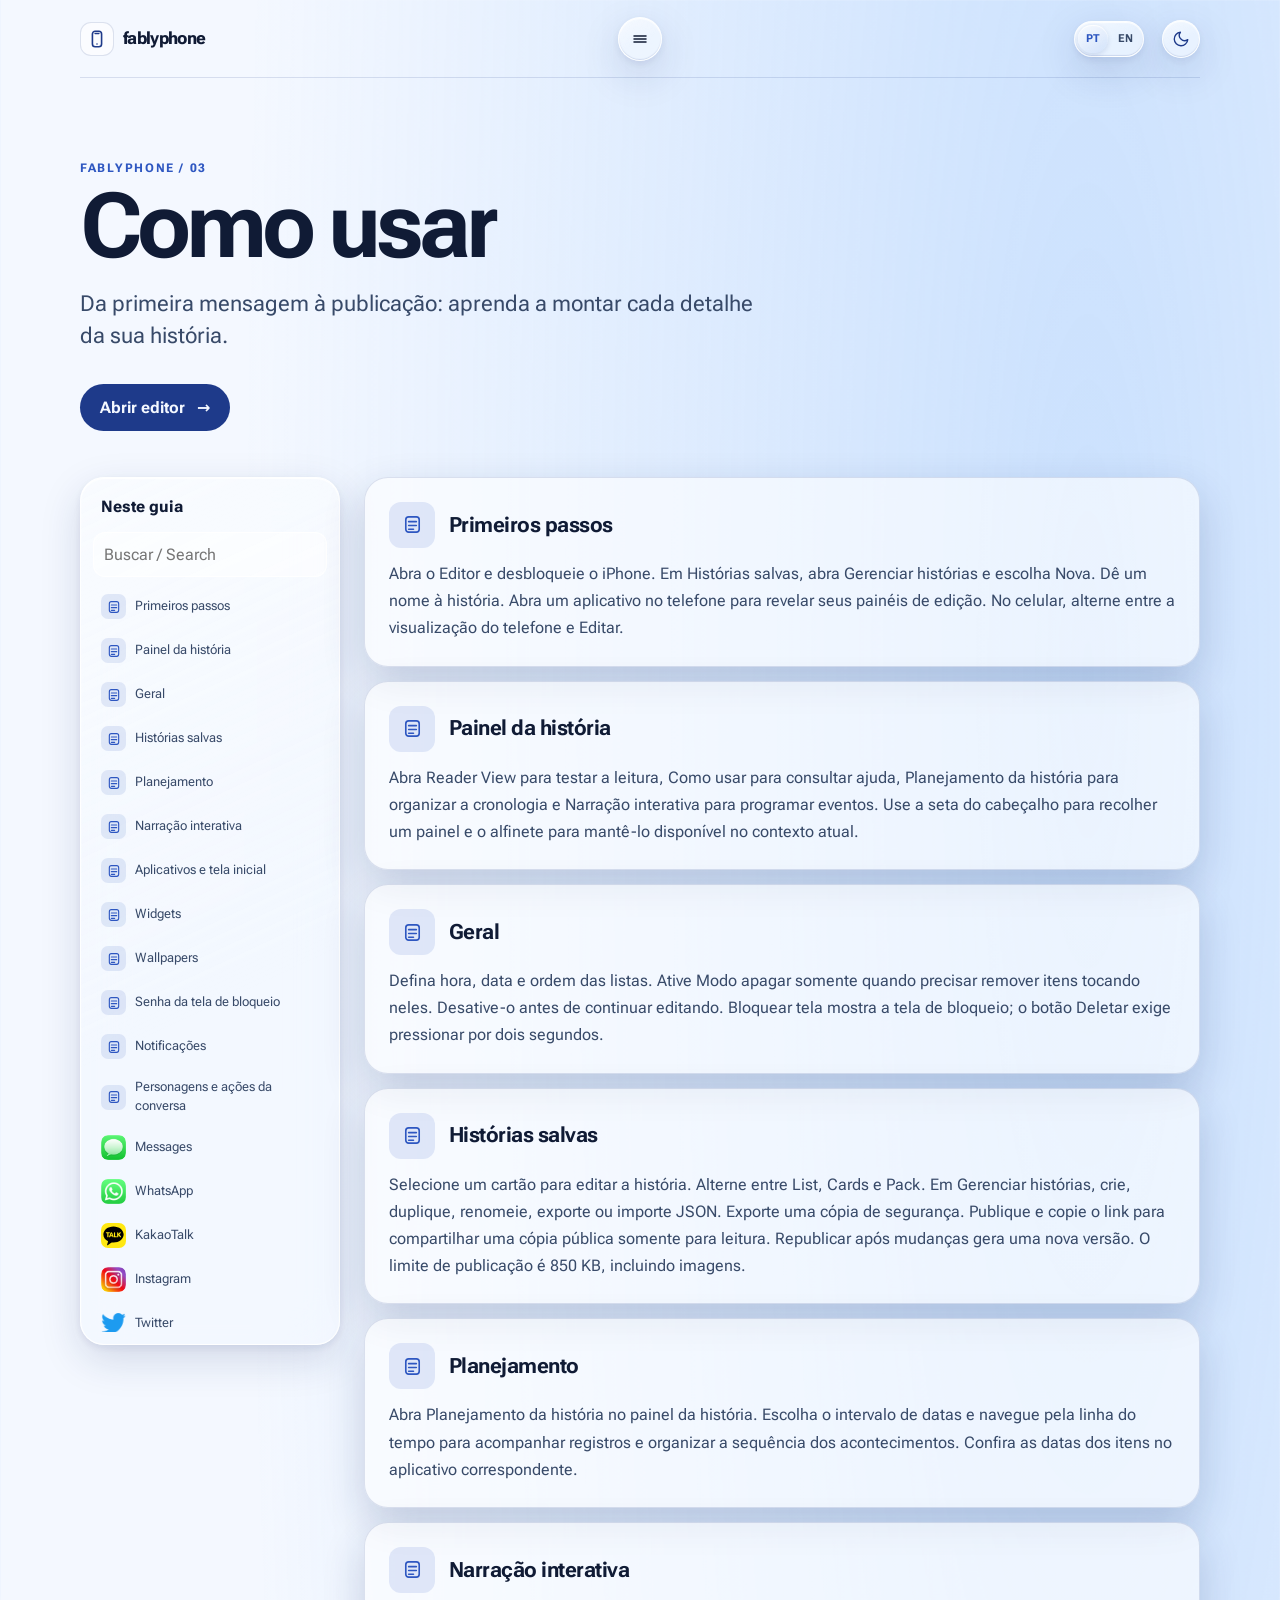
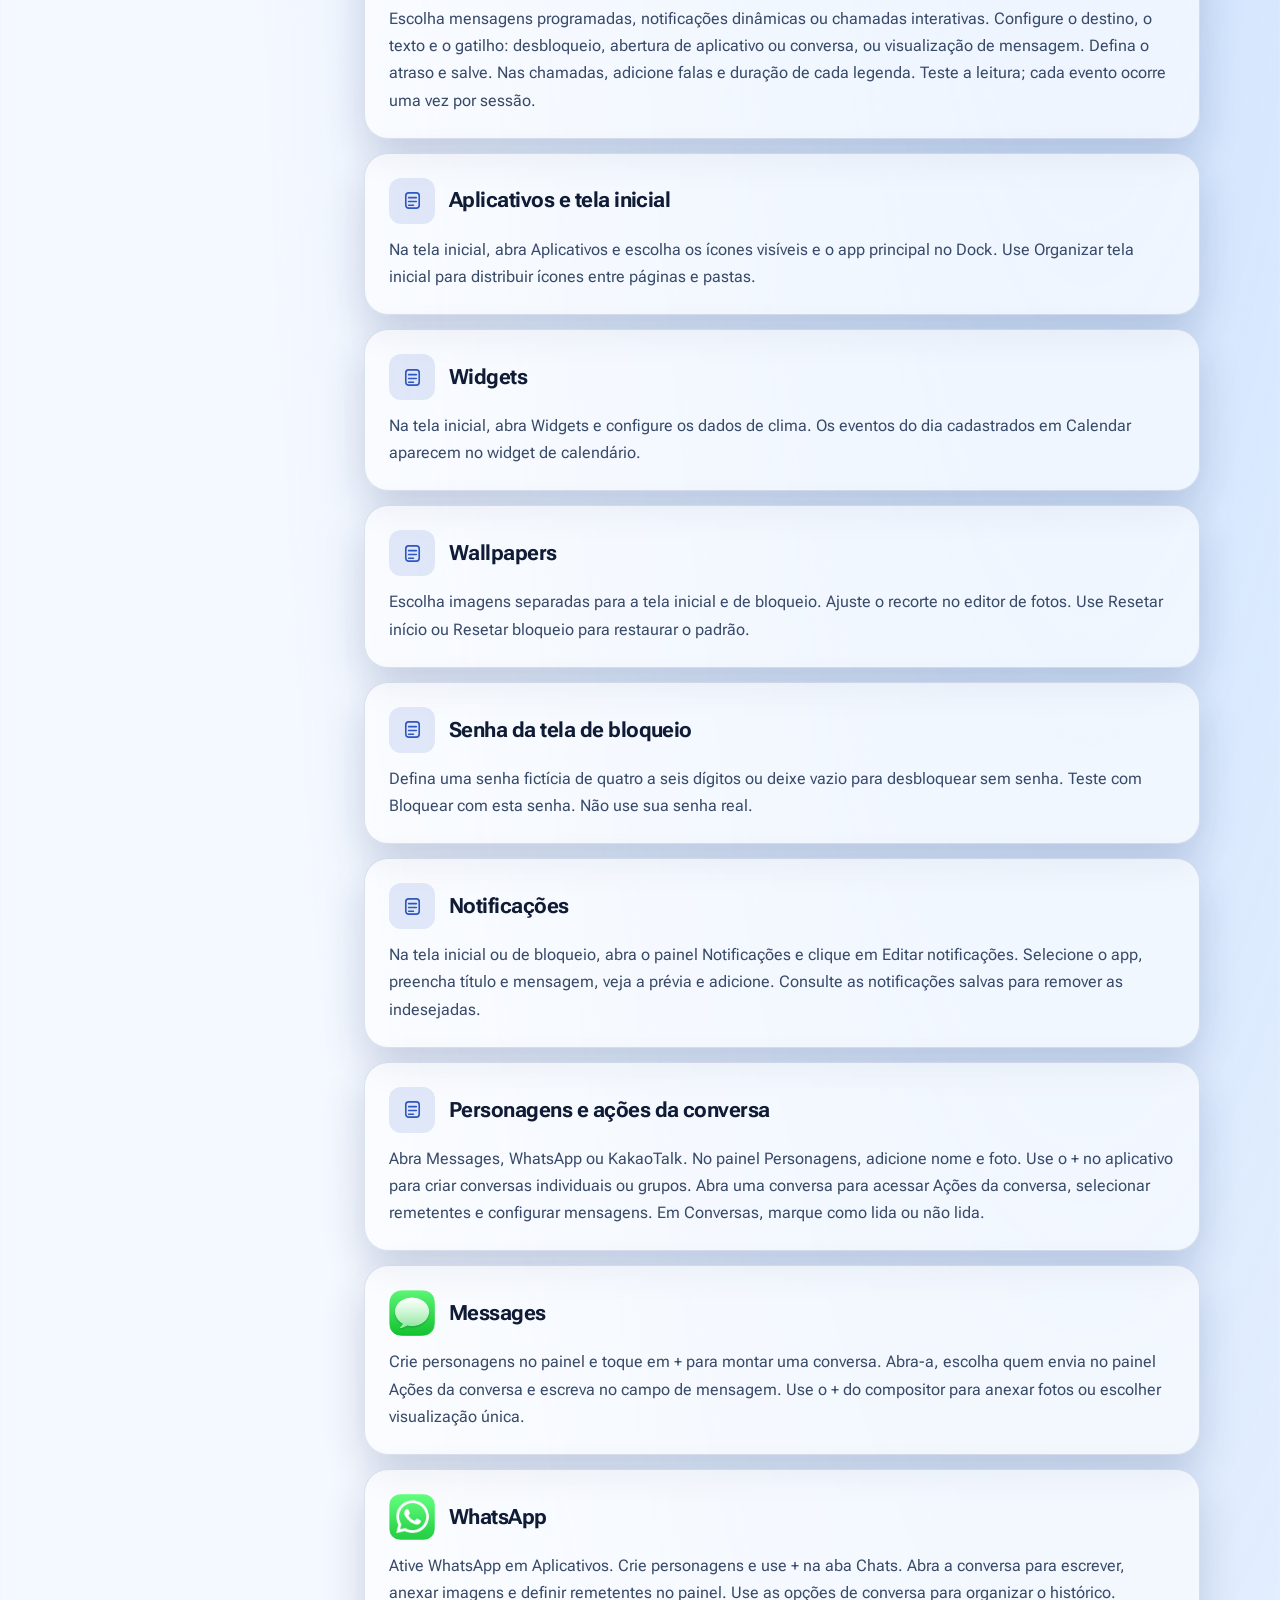
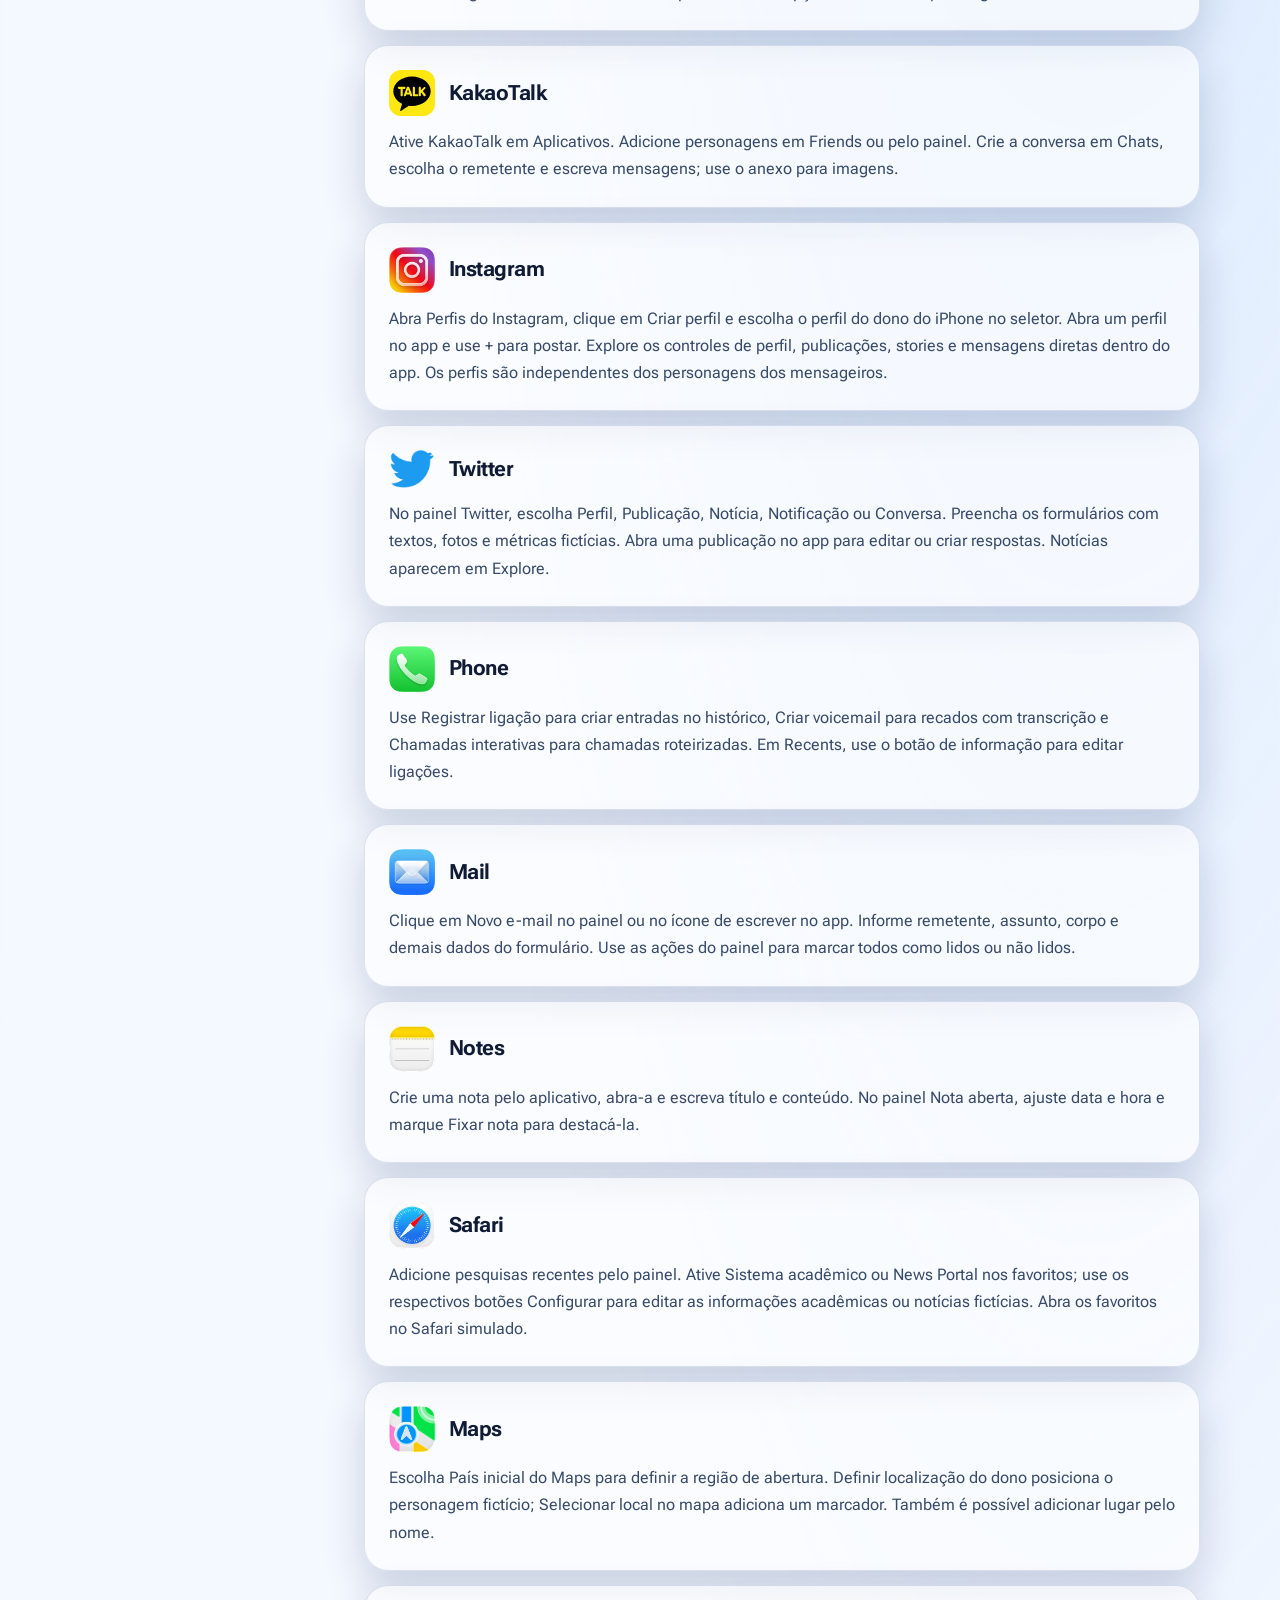
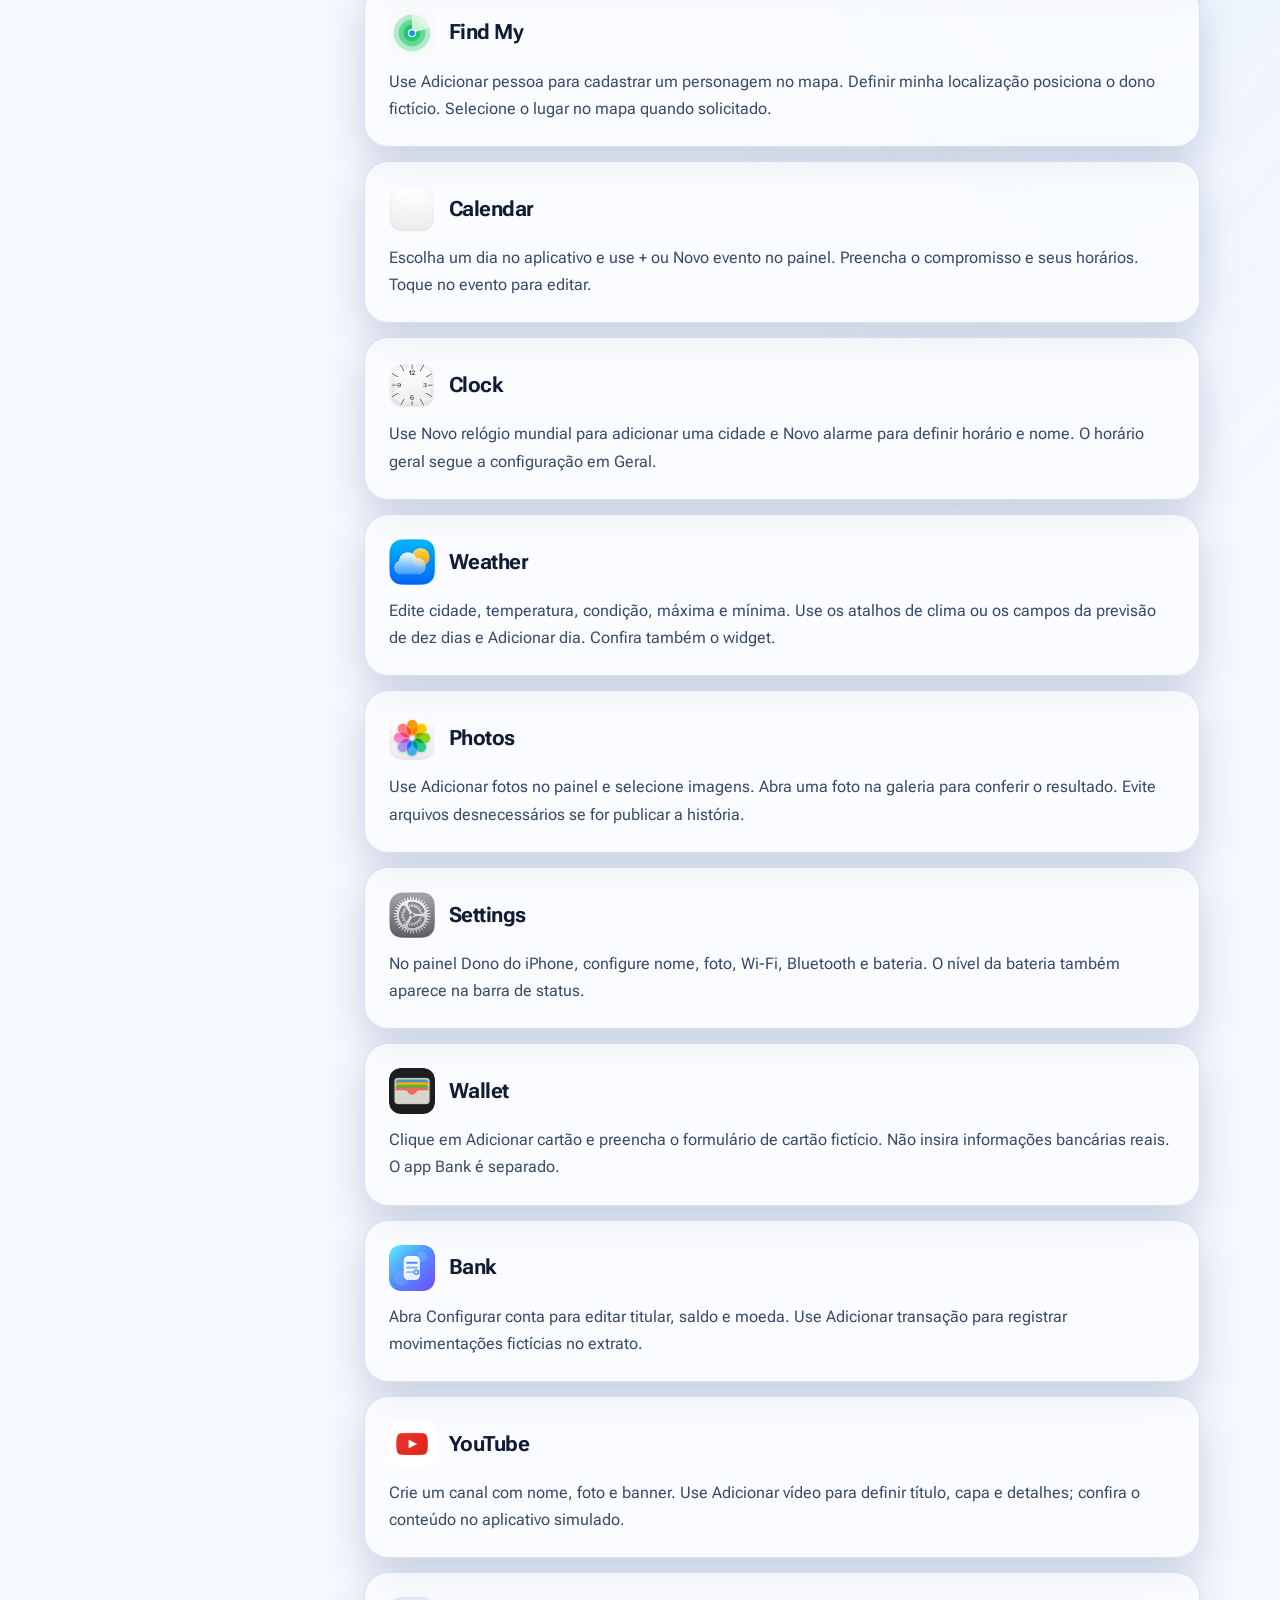
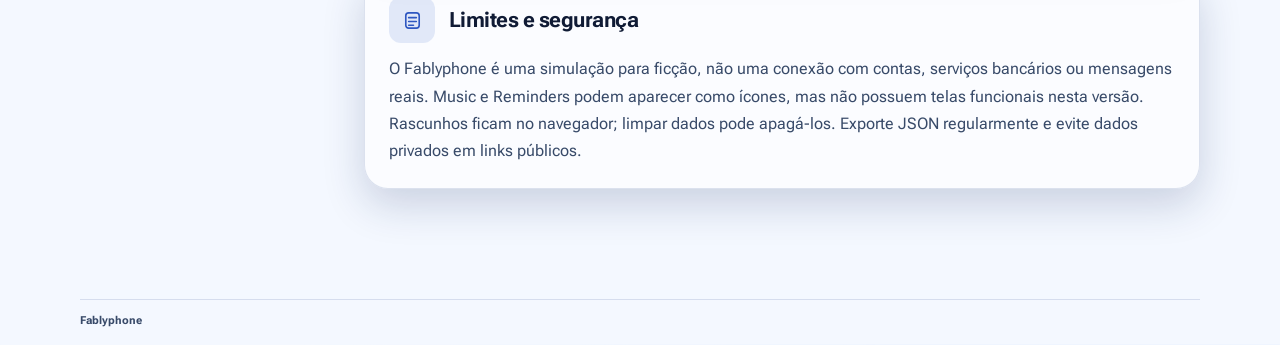
<file: como-usar.html>
<!doctype html>
<html lang="pt-BR">
<head>
  <meta charset="utf-8">
  <meta name="viewport" content="width=device-width, initial-scale=1, viewport-fit=cover">
  <title>Como usar — Fablyphone</title>
  <script>try { document.documentElement.dataset.theme = localStorage.getItem('fablyphone:landing-theme') === 'dark' ? 'dark' : 'light'; } catch {}</script>
  <link rel="stylesheet" href="css/landing.css">
  <link rel="stylesheet" href="css/site-language.css">
  <link rel="stylesheet" href="css/theme-toggle.css">
  <link rel="stylesheet" href="css/site-menu.css">
  <link rel="stylesheet" href="css/site-topic.css">
  <script src="js/site-language.js"></script>
  <script src="js/site-menu.js" defer></script>
  <script src="js/theme-toggle.js" defer></script>
  <script src="js/site-topic.js" defer></script>
</head>
<body class="topic-page" data-title-en="How to use">
  <header class="site-head">
    <a class="brand" href="././" data-keep-language><span class="brand-mark" aria-hidden="true"><svg viewBox="0 0 24 24" fill="none"><rect x="7" y="3.5" width="10" height="17" rx="3"/><path d="M10 6h4m-2 11.5h.01"/></svg></span>fablyphone</a>
    <div class="site-head-controls" data-topic-controls><span data-site-menu-slot></span></div>
  </header>
  <main class="topic-main">
    <span class="topic-kicker">Fablyphone / 03</span>
    <h1 data-topic-copy="pt">Como usar</h1>
    <h1 data-topic-copy="en" lang="en">How to use</h1>
<p class="topic-lead"><span data-topic-copy="pt">Da primeira mensagem à publicação: aprenda a montar cada detalhe da sua história.</span><span data-topic-copy="en" lang="en">From your first message to publishing: learn to build every detail of your story.</span></p><a class="topic-cta" href="editor.html" data-keep-language><span data-topic-copy="pt">Abrir editor</span><span data-topic-copy="en" lang="en">Open editor</span> <span aria-hidden="true">→</span></a><div class="guide-layout"><aside class="guide-nav" aria-label="Guide navigation"><div class="guide-nav-head"><span data-topic-copy="pt">Neste guia</span><span data-topic-copy="en" lang="en">In this guide</span></div><input id="guide-search" type="search" aria-label="Buscar no guia / Search guide" placeholder="Buscar / Search"><nav><a href="#start"><span class="guide-glyph" aria-hidden="true"> <svg viewBox="0 0 24 24"><rect x="5" y="4" width="14" height="16" rx="3"/><path d="M8 9h8m-8 4h8m-8 4h5"/></svg></span><span data-topic-copy="pt">Primeiros passos</span><span data-topic-copy="en" lang="en">Getting started</span></a><a href="#story"><span class="guide-glyph" aria-hidden="true"> <svg viewBox="0 0 24 24"><rect x="5" y="4" width="14" height="16" rx="3"/><path d="M8 9h8m-8 4h8m-8 4h5"/></svg></span><span data-topic-copy="pt">Painel da história</span><span data-topic-copy="en" lang="en">Story panel</span></a><a href="#general"><span class="guide-glyph" aria-hidden="true"> <svg viewBox="0 0 24 24"><rect x="5" y="4" width="14" height="16" rx="3"/><path d="M8 9h8m-8 4h8m-8 4h5"/></svg></span><span data-topic-copy="pt">Geral</span><span data-topic-copy="en" lang="en">General</span></a><a href="#saved"><span class="guide-glyph" aria-hidden="true"> <svg viewBox="0 0 24 24"><rect x="5" y="4" width="14" height="16" rx="3"/><path d="M8 9h8m-8 4h8m-8 4h5"/></svg></span><span data-topic-copy="pt">Histórias salvas</span><span data-topic-copy="en" lang="en">Saved stories</span></a><a href="#planner"><span class="guide-glyph" aria-hidden="true"> <svg viewBox="0 0 24 24"><rect x="5" y="4" width="14" height="16" rx="3"/><path d="M8 9h8m-8 4h8m-8 4h5"/></svg></span><span data-topic-copy="pt">Planejamento</span><span data-topic-copy="en" lang="en">Story planning</span></a><a href="#narration"><span class="guide-glyph" aria-hidden="true"> <svg viewBox="0 0 24 24"><rect x="5" y="4" width="14" height="16" rx="3"/><path d="M8 9h8m-8 4h8m-8 4h5"/></svg></span><span data-topic-copy="pt">Narração interativa</span><span data-topic-copy="en" lang="en">Interactive storytelling</span></a><a href="#apps"><span class="guide-glyph" aria-hidden="true"> <svg viewBox="0 0 24 24"><rect x="5" y="4" width="14" height="16" rx="3"/><path d="M8 9h8m-8 4h8m-8 4h5"/></svg></span><span data-topic-copy="pt">Aplicativos e tela inicial</span><span data-topic-copy="en" lang="en">Apps and Home Screen</span></a><a href="#widgets"><span class="guide-glyph" aria-hidden="true"> <svg viewBox="0 0 24 24"><rect x="5" y="4" width="14" height="16" rx="3"/><path d="M8 9h8m-8 4h8m-8 4h5"/></svg></span><span data-topic-copy="pt">Widgets</span><span data-topic-copy="en" lang="en">Widgets</span></a><a href="#wallpaper"><span class="guide-glyph" aria-hidden="true"> <svg viewBox="0 0 24 24"><rect x="5" y="4" width="14" height="16" rx="3"/><path d="M8 9h8m-8 4h8m-8 4h5"/></svg></span><span data-topic-copy="pt">Wallpapers</span><span data-topic-copy="en" lang="en">Wallpapers</span></a><a href="#pass"><span class="guide-glyph" aria-hidden="true"> <svg viewBox="0 0 24 24"><rect x="5" y="4" width="14" height="16" rx="3"/><path d="M8 9h8m-8 4h8m-8 4h5"/></svg></span><span data-topic-copy="pt">Senha da tela de bloqueio</span><span data-topic-copy="en" lang="en">Lock screen passcode</span></a><a href="#notifications"><span class="guide-glyph" aria-hidden="true"> <svg viewBox="0 0 24 24"><rect x="5" y="4" width="14" height="16" rx="3"/><path d="M8 9h8m-8 4h8m-8 4h5"/></svg></span><span data-topic-copy="pt">Notificações</span><span data-topic-copy="en" lang="en">Notifications</span></a><a href="#characters"><span class="guide-glyph" aria-hidden="true"> <svg viewBox="0 0 24 24"><rect x="5" y="4" width="14" height="16" rx="3"/><path d="M8 9h8m-8 4h8m-8 4h5"/></svg></span><span data-topic-copy="pt">Personagens e ações da conversa</span><span data-topic-copy="en" lang="en">Characters and conversation actions</span></a><a href="#msg"><img class="guide-app-icon" src="assets/iphone-icons/com.apple.MobileSMS-large.png" alt="" loading="lazy"><span data-topic-copy="pt">Messages</span><span data-topic-copy="en" lang="en">Messages</span></a><a href="#wa"><img class="guide-app-icon" src="assets/iphone-icons/WhatsApp.webp" alt="" loading="lazy"><span data-topic-copy="pt">WhatsApp</span><span data-topic-copy="en" lang="en">WhatsApp</span></a><a href="#ka"><img class="guide-app-icon" src="assets/iphone-icons/KakaoTalk.svg" alt="" loading="lazy"><span data-topic-copy="pt">KakaoTalk</span><span data-topic-copy="en" lang="en">KakaoTalk</span></a><a href="#ig"><img class="guide-app-icon" src="assets/iphone-icons/Instagram.png" alt="" loading="lazy"><span data-topic-copy="pt">Instagram</span><span data-topic-copy="en" lang="en">Instagram</span></a><a href="#x"><img class="guide-app-icon" src="assets/iphone-icons/TwitterBird.png" alt="" loading="lazy"><span data-topic-copy="pt">Twitter</span><span data-topic-copy="en" lang="en">Twitter</span></a><a href="#ph"><img class="guide-app-icon" src="assets/iphone-icons/com.apple.mobilephone-large.png" alt="" loading="lazy"><span data-topic-copy="pt">Phone</span><span data-topic-copy="en" lang="en">Phone</span></a><a href="#mail"><img class="guide-app-icon" src="assets/iphone-icons/com.apple.mobilemail-large.png" alt="" loading="lazy"><span data-topic-copy="pt">Mail</span><span data-topic-copy="en" lang="en">Mail</span></a><a href="#nt"><img class="guide-app-icon" src="assets/iphone-icons/com.apple.mobilenotes-large.png" alt="" loading="lazy"><span data-topic-copy="pt">Notes</span><span data-topic-copy="en" lang="en">Notes</span></a><a href="#saf"><img class="guide-app-icon" src="assets/iphone-icons/com.apple.mobilesafari-large.png" alt="" loading="lazy"><span data-topic-copy="pt">Safari</span><span data-topic-copy="en" lang="en">Safari</span></a><a href="#map"><img class="guide-app-icon" src="assets/iphone-icons/com.apple.Maps-large.png" alt="" loading="lazy"><span data-topic-copy="pt">Maps</span><span data-topic-copy="en" lang="en">Maps</span></a><a href="#find"><img class="guide-app-icon" src="assets/iphone-icons/FindMy.svg" alt="" loading="lazy"><span data-topic-copy="pt">Find My</span><span data-topic-copy="en" lang="en">Find My</span></a><a href="#cal"><img class="guide-app-icon" src="assets/iphone-icons/com.apple.mobilecal-large.png" alt="" loading="lazy"><span data-topic-copy="pt">Calendar</span><span data-topic-copy="en" lang="en">Calendar</span></a><a href="#clk"><img class="guide-app-icon" src="assets/iphone-icons/com.apple.mobiletimer-large.png" alt="" loading="lazy"><span data-topic-copy="pt">Clock</span><span data-topic-copy="en" lang="en">Clock</span></a><a href="#wx"><img class="guide-app-icon" src="assets/iphone-icons/com.apple.weather-large.png" alt="" loading="lazy"><span data-topic-copy="pt">Weather</span><span data-topic-copy="en" lang="en">Weather</span></a><a href="#pho"><img class="guide-app-icon" src="assets/iphone-icons/com.apple.mobileslideshow-large.png" alt="" loading="lazy"><span data-topic-copy="pt">Photos</span><span data-topic-copy="en" lang="en">Photos</span></a><a href="#st"><img class="guide-app-icon" src="assets/iphone-icons/com.apple.Preferences-large.png" alt="" loading="lazy"><span data-topic-copy="pt">Settings</span><span data-topic-copy="en" lang="en">Settings</span></a><a href="#wallet"><img class="guide-app-icon" src="assets/iphone-icons/Wallet.png" alt="" loading="lazy"><span data-topic-copy="pt">Wallet</span><span data-topic-copy="en" lang="en">Wallet</span></a><a href="#bar"><img class="guide-app-icon" src="assets/iphone-icons/LumaBank.svg" alt="" loading="lazy"><span data-topic-copy="pt">Bank</span><span data-topic-copy="en" lang="en">Bank</span></a><a href="#yt"><img class="guide-app-icon" src="assets/iphone-icons/YouTube.png" alt="" loading="lazy"><span data-topic-copy="pt">YouTube</span><span data-topic-copy="en" lang="en">YouTube</span></a><a href="#limits"><span class="guide-glyph" aria-hidden="true"> <svg viewBox="0 0 24 24"><rect x="5" y="4" width="14" height="16" rx="3"/><path d="M8 9h8m-8 4h8m-8 4h5"/></svg></span><span data-topic-copy="pt">Limites e segurança</span><span data-topic-copy="en" lang="en">Limits and safety</span></a></nav></aside><div class="guide-content"><p id="guide-empty" hidden><span data-topic-copy="pt">Nenhum resultado.</span><span data-topic-copy="en" lang="en">No results.</span></p><article class="topic-card glow-card guide-entry" id="start" data-search="Primeiros passos|Getting started Abra o Editor e desbloqueie o iPhone. Em Histórias salvas, abra Gerenciar histórias e escolha Nova. Dê um nome à história. Abra um aplicativo no telefone para revelar seus painéis de edição. No celular, alterne entre a visualização do telefone e Editar. Open the Editor and unlock the iPhone. In Saved stories, open Manage stories and choose New. Name your story. Open an app on the phone to reveal its editing panels. On mobile, switch between the phone view and Edit."><header><span class="guide-glyph" aria-hidden="true"> <svg viewBox="0 0 24 24"><rect x="5" y="4" width="14" height="16" rx="3"/><path d="M8 9h8m-8 4h8m-8 4h5"/></svg></span><h2><span data-topic-copy="pt">Primeiros passos</span><span data-topic-copy="en" lang="en">Getting started</span></h2></header><p><span data-topic-copy="pt">Abra o Editor e desbloqueie o iPhone. Em Histórias salvas, abra Gerenciar histórias e escolha Nova. Dê um nome à história. Abra um aplicativo no telefone para revelar seus painéis de edição. No celular, alterne entre a visualização do telefone e Editar.</span><span data-topic-copy="en" lang="en">Open the Editor and unlock the iPhone. In Saved stories, open Manage stories and choose New. Name your story. Open an app on the phone to reveal its editing panels. On mobile, switch between the phone view and Edit.</span></p></article><article class="topic-card glow-card guide-entry" id="story" data-search="Painel da história|Story panel Abra Reader View para testar a leitura, Como usar para consultar ajuda, Planejamento da história para organizar a cronologia e Narração interativa para programar eventos. Use a seta do cabeçalho para recolher um painel e o alfinete para mantê-lo disponível no contexto atual. Open Reader View to test the story, How to use for help, Story planning to organize chronology and Interactive storytelling to schedule events. Use the header arrow to collapse a panel and the pin to keep it available in its current context."><header><span class="guide-glyph" aria-hidden="true"> <svg viewBox="0 0 24 24"><rect x="5" y="4" width="14" height="16" rx="3"/><path d="M8 9h8m-8 4h8m-8 4h5"/></svg></span><h2><span data-topic-copy="pt">Painel da história</span><span data-topic-copy="en" lang="en">Story panel</span></h2></header><p><span data-topic-copy="pt">Abra Reader View para testar a leitura, Como usar para consultar ajuda, Planejamento da história para organizar a cronologia e Narração interativa para programar eventos. Use a seta do cabeçalho para recolher um painel e o alfinete para mantê-lo disponível no contexto atual.</span><span data-topic-copy="en" lang="en">Open Reader View to test the story, How to use for help, Story planning to organize chronology and Interactive storytelling to schedule events. Use the header arrow to collapse a panel and the pin to keep it available in its current context.</span></p></article><article class="topic-card glow-card guide-entry" id="general" data-search="Geral|General Defina hora, data e ordem das listas. Ative Modo apagar somente quando precisar remover itens tocando neles. Desative-o antes de continuar editando. Bloquear tela mostra a tela de bloqueio; o botão Deletar exige pressionar por dois segundos. Set time, date and list order. Enable Delete mode only when you need to remove items by tapping them. Disable it before continuing. Lock screen displays the lock screen; Delete requires a two-second hold."><header><span class="guide-glyph" aria-hidden="true"> <svg viewBox="0 0 24 24"><rect x="5" y="4" width="14" height="16" rx="3"/><path d="M8 9h8m-8 4h8m-8 4h5"/></svg></span><h2><span data-topic-copy="pt">Geral</span><span data-topic-copy="en" lang="en">General</span></h2></header><p><span data-topic-copy="pt">Defina hora, data e ordem das listas. Ative Modo apagar somente quando precisar remover itens tocando neles. Desative-o antes de continuar editando. Bloquear tela mostra a tela de bloqueio; o botão Deletar exige pressionar por dois segundos.</span><span data-topic-copy="en" lang="en">Set time, date and list order. Enable Delete mode only when you need to remove items by tapping them. Disable it before continuing. Lock screen displays the lock screen; Delete requires a two-second hold.</span></p></article><article class="topic-card glow-card guide-entry" id="saved" data-search="Histórias salvas|Saved stories Selecione um cartão para editar a história. Alterne entre List, Cards e Pack. Em Gerenciar histórias, crie, duplique, renomeie, exporte ou importe JSON. Exporte uma cópia de segurança. Publique e copie o link para compartilhar uma cópia pública somente para leitura. Republicar após mudanças gera uma nova versão. O limite de publicação é 850 KB, incluindo imagens. Select a card to edit its story. Switch between List, Cards and Pack. Under Manage stories, create, duplicate, rename, export or import JSON. Export a backup. Publish and copy the link to share a public read-only copy. Publishing after edits creates a new version. The publication limit is 850 KB, including images."><header><span class="guide-glyph" aria-hidden="true"> <svg viewBox="0 0 24 24"><rect x="5" y="4" width="14" height="16" rx="3"/><path d="M8 9h8m-8 4h8m-8 4h5"/></svg></span><h2><span data-topic-copy="pt">Histórias salvas</span><span data-topic-copy="en" lang="en">Saved stories</span></h2></header><p><span data-topic-copy="pt">Selecione um cartão para editar a história. Alterne entre List, Cards e Pack. Em Gerenciar histórias, crie, duplique, renomeie, exporte ou importe JSON. Exporte uma cópia de segurança. Publique e copie o link para compartilhar uma cópia pública somente para leitura. Republicar após mudanças gera uma nova versão. O limite de publicação é 850 KB, incluindo imagens.</span><span data-topic-copy="en" lang="en">Select a card to edit its story. Switch between List, Cards and Pack. Under Manage stories, create, duplicate, rename, export or import JSON. Export a backup. Publish and copy the link to share a public read-only copy. Publishing after edits creates a new version. The publication limit is 850 KB, including images.</span></p></article><article class="topic-card glow-card guide-entry" id="planner" data-search="Planejamento|Story planning Abra Planejamento da história no painel da história. Escolha o intervalo de datas e navegue pela linha do tempo para acompanhar registros e organizar a sequência dos acontecimentos. Confira as datas dos itens no aplicativo correspondente. Open Story planning from the story panel. Choose a date range and navigate the timeline to review records and organize the sequence of events. Check each item’s date in its corresponding app."><header><span class="guide-glyph" aria-hidden="true"> <svg viewBox="0 0 24 24"><rect x="5" y="4" width="14" height="16" rx="3"/><path d="M8 9h8m-8 4h8m-8 4h5"/></svg></span><h2><span data-topic-copy="pt">Planejamento</span><span data-topic-copy="en" lang="en">Story planning</span></h2></header><p><span data-topic-copy="pt">Abra Planejamento da história no painel da história. Escolha o intervalo de datas e navegue pela linha do tempo para acompanhar registros e organizar a sequência dos acontecimentos. Confira as datas dos itens no aplicativo correspondente.</span><span data-topic-copy="en" lang="en">Open Story planning from the story panel. Choose a date range and navigate the timeline to review records and organize the sequence of events. Check each item’s date in its corresponding app.</span></p></article><article class="topic-card glow-card guide-entry" id="narration" data-search="Narração interativa|Interactive storytelling Escolha mensagens programadas, notificações dinâmicas ou chamadas interativas. Configure o destino, o texto e o gatilho: desbloqueio, abertura de aplicativo ou conversa, ou visualização de mensagem. Defina o atraso e salve. Nas chamadas, adicione falas e duração de cada legenda. Teste a leitura; cada evento ocorre uma vez por sessão. Choose scheduled messages, dynamic notifications or interactive calls. Set the destination, text and trigger: unlock, app or conversation opening, or message viewing. Set a delay and save. For calls, add dialogue and caption durations. Test the reader; each event runs once per session."><header><span class="guide-glyph" aria-hidden="true"> <svg viewBox="0 0 24 24"><rect x="5" y="4" width="14" height="16" rx="3"/><path d="M8 9h8m-8 4h8m-8 4h5"/></svg></span><h2><span data-topic-copy="pt">Narração interativa</span><span data-topic-copy="en" lang="en">Interactive storytelling</span></h2></header><p><span data-topic-copy="pt">Escolha mensagens programadas, notificações dinâmicas ou chamadas interativas. Configure o destino, o texto e o gatilho: desbloqueio, abertura de aplicativo ou conversa, ou visualização de mensagem. Defina o atraso e salve. Nas chamadas, adicione falas e duração de cada legenda. Teste a leitura; cada evento ocorre uma vez por sessão.</span><span data-topic-copy="en" lang="en">Choose scheduled messages, dynamic notifications or interactive calls. Set the destination, text and trigger: unlock, app or conversation opening, or message viewing. Set a delay and save. For calls, add dialogue and caption durations. Test the reader; each event runs once per session.</span></p></article><article class="topic-card glow-card guide-entry" id="apps" data-search="Aplicativos e tela inicial|Apps and Home Screen Na tela inicial, abra Aplicativos e escolha os ícones visíveis e o app principal no Dock. Use Organizar tela inicial para distribuir ícones entre páginas e pastas. On the Home Screen, open Apps and choose visible icons and the main Dock app. Use Organize Home Screen to arrange icons across pages and folders."><header><span class="guide-glyph" aria-hidden="true"> <svg viewBox="0 0 24 24"><rect x="5" y="4" width="14" height="16" rx="3"/><path d="M8 9h8m-8 4h8m-8 4h5"/></svg></span><h2><span data-topic-copy="pt">Aplicativos e tela inicial</span><span data-topic-copy="en" lang="en">Apps and Home Screen</span></h2></header><p><span data-topic-copy="pt">Na tela inicial, abra Aplicativos e escolha os ícones visíveis e o app principal no Dock. Use Organizar tela inicial para distribuir ícones entre páginas e pastas.</span><span data-topic-copy="en" lang="en">On the Home Screen, open Apps and choose visible icons and the main Dock app. Use Organize Home Screen to arrange icons across pages and folders.</span></p></article><article class="topic-card glow-card guide-entry" id="widgets" data-search="Widgets|Widgets Na tela inicial, abra Widgets e configure os dados de clima. Os eventos do dia cadastrados em Calendar aparecem no widget de calendário. On the Home Screen, open Widgets and configure weather information. Today’s events entered in Calendar appear in the calendar widget."><header><span class="guide-glyph" aria-hidden="true"> <svg viewBox="0 0 24 24"><rect x="5" y="4" width="14" height="16" rx="3"/><path d="M8 9h8m-8 4h8m-8 4h5"/></svg></span><h2><span data-topic-copy="pt">Widgets</span><span data-topic-copy="en" lang="en">Widgets</span></h2></header><p><span data-topic-copy="pt">Na tela inicial, abra Widgets e configure os dados de clima. Os eventos do dia cadastrados em Calendar aparecem no widget de calendário.</span><span data-topic-copy="en" lang="en">On the Home Screen, open Widgets and configure weather information. Today’s events entered in Calendar appear in the calendar widget.</span></p></article><article class="topic-card glow-card guide-entry" id="wallpaper" data-search="Wallpapers|Wallpapers Escolha imagens separadas para a tela inicial e de bloqueio. Ajuste o recorte no editor de fotos. Use Resetar início ou Resetar bloqueio para restaurar o padrão. Choose separate images for Home and Lock Screens. Adjust the crop in the photo editor. Use the respective reset buttons to restore defaults."><header><span class="guide-glyph" aria-hidden="true"> <svg viewBox="0 0 24 24"><rect x="5" y="4" width="14" height="16" rx="3"/><path d="M8 9h8m-8 4h8m-8 4h5"/></svg></span><h2><span data-topic-copy="pt">Wallpapers</span><span data-topic-copy="en" lang="en">Wallpapers</span></h2></header><p><span data-topic-copy="pt">Escolha imagens separadas para a tela inicial e de bloqueio. Ajuste o recorte no editor de fotos. Use Resetar início ou Resetar bloqueio para restaurar o padrão.</span><span data-topic-copy="en" lang="en">Choose separate images for Home and Lock Screens. Adjust the crop in the photo editor. Use the respective reset buttons to restore defaults.</span></p></article><article class="topic-card glow-card guide-entry" id="pass" data-search="Senha da tela de bloqueio|Lock screen passcode Defina uma senha fictícia de quatro a seis dígitos ou deixe vazio para desbloquear sem senha. Teste com Bloquear com esta senha. Não use sua senha real. Set a fictional four-to-six-digit passcode or leave it blank for passwordless unlocking. Test with the lock button. Do not use a real password."><header><span class="guide-glyph" aria-hidden="true"> <svg viewBox="0 0 24 24"><rect x="5" y="4" width="14" height="16" rx="3"/><path d="M8 9h8m-8 4h8m-8 4h5"/></svg></span><h2><span data-topic-copy="pt">Senha da tela de bloqueio</span><span data-topic-copy="en" lang="en">Lock screen passcode</span></h2></header><p><span data-topic-copy="pt">Defina uma senha fictícia de quatro a seis dígitos ou deixe vazio para desbloquear sem senha. Teste com Bloquear com esta senha. Não use sua senha real.</span><span data-topic-copy="en" lang="en">Set a fictional four-to-six-digit passcode or leave it blank for passwordless unlocking. Test with the lock button. Do not use a real password.</span></p></article><article class="topic-card glow-card guide-entry" id="notifications" data-search="Notificações|Notifications Na tela inicial ou de bloqueio, abra o painel Notificações e clique em Editar notificações. Selecione o app, preencha título e mensagem, veja a prévia e adicione. Consulte as notificações salvas para remover as indesejadas. On the Home or Lock Screen, open Notifications and select Edit notifications. Pick an app, enter a title and message, preview and add. Review saved notifications to remove unwanted ones."><header><span class="guide-glyph" aria-hidden="true"> <svg viewBox="0 0 24 24"><rect x="5" y="4" width="14" height="16" rx="3"/><path d="M8 9h8m-8 4h8m-8 4h5"/></svg></span><h2><span data-topic-copy="pt">Notificações</span><span data-topic-copy="en" lang="en">Notifications</span></h2></header><p><span data-topic-copy="pt">Na tela inicial ou de bloqueio, abra o painel Notificações e clique em Editar notificações. Selecione o app, preencha título e mensagem, veja a prévia e adicione. Consulte as notificações salvas para remover as indesejadas.</span><span data-topic-copy="en" lang="en">On the Home or Lock Screen, open Notifications and select Edit notifications. Pick an app, enter a title and message, preview and add. Review saved notifications to remove unwanted ones.</span></p></article><article class="topic-card glow-card guide-entry" id="characters" data-search="Personagens e ações da conversa|Characters and conversation actions Abra Messages, WhatsApp ou KakaoTalk. No painel Personagens, adicione nome e foto. Use o + no aplicativo para criar conversas individuais ou grupos. Abra uma conversa para acessar Ações da conversa, selecionar remetentes e configurar mensagens. Em Conversas, marque como lida ou não lida. Open Messages, WhatsApp or KakaoTalk. In Characters, add names and photos. Use the app’s + to create individual or group chats. Open a conversation to access Conversation actions, choose senders and configure messages. Under Conversations, mark chats read or unread."><header><span class="guide-glyph" aria-hidden="true"> <svg viewBox="0 0 24 24"><rect x="5" y="4" width="14" height="16" rx="3"/><path d="M8 9h8m-8 4h8m-8 4h5"/></svg></span><h2><span data-topic-copy="pt">Personagens e ações da conversa</span><span data-topic-copy="en" lang="en">Characters and conversation actions</span></h2></header><p><span data-topic-copy="pt">Abra Messages, WhatsApp ou KakaoTalk. No painel Personagens, adicione nome e foto. Use o + no aplicativo para criar conversas individuais ou grupos. Abra uma conversa para acessar Ações da conversa, selecionar remetentes e configurar mensagens. Em Conversas, marque como lida ou não lida.</span><span data-topic-copy="en" lang="en">Open Messages, WhatsApp or KakaoTalk. In Characters, add names and photos. Use the app’s + to create individual or group chats. Open a conversation to access Conversation actions, choose senders and configure messages. Under Conversations, mark chats read or unread.</span></p></article><article class="topic-card glow-card guide-entry" id="msg" data-search="Messages|Messages Crie personagens no painel e toque em + para montar uma conversa. Abra-a, escolha quem envia no painel Ações da conversa e escreva no campo de mensagem. Use o + do compositor para anexar fotos ou escolher visualização única. Create characters in the panel and tap + to create a chat. Open it, choose the sender in Conversation actions and type in the message field. Use the composer’s + to attach photos or choose view-once."><header><img class="guide-app-icon" src="assets/iphone-icons/com.apple.MobileSMS-large.png" alt="" loading="lazy"><h2><span data-topic-copy="pt">Messages</span><span data-topic-copy="en" lang="en">Messages</span></h2></header><p><span data-topic-copy="pt">Crie personagens no painel e toque em + para montar uma conversa. Abra-a, escolha quem envia no painel Ações da conversa e escreva no campo de mensagem. Use o + do compositor para anexar fotos ou escolher visualização única.</span><span data-topic-copy="en" lang="en">Create characters in the panel and tap + to create a chat. Open it, choose the sender in Conversation actions and type in the message field. Use the composer’s + to attach photos or choose view-once.</span></p></article><article class="topic-card glow-card guide-entry" id="wa" data-search="WhatsApp|WhatsApp Ative WhatsApp em Aplicativos. Crie personagens e use + na aba Chats. Abra a conversa para escrever, anexar imagens e definir remetentes no painel. Use as opções de conversa para organizar o histórico. Enable WhatsApp in Apps. Create characters and use + in Chats. Open a chat to write, attach images and choose senders in the panel. Use conversation options to organize history."><header><img class="guide-app-icon" src="assets/iphone-icons/WhatsApp.webp" alt="" loading="lazy"><h2><span data-topic-copy="pt">WhatsApp</span><span data-topic-copy="en" lang="en">WhatsApp</span></h2></header><p><span data-topic-copy="pt">Ative WhatsApp em Aplicativos. Crie personagens e use + na aba Chats. Abra a conversa para escrever, anexar imagens e definir remetentes no painel. Use as opções de conversa para organizar o histórico.</span><span data-topic-copy="en" lang="en">Enable WhatsApp in Apps. Create characters and use + in Chats. Open a chat to write, attach images and choose senders in the panel. Use conversation options to organize history.</span></p></article><article class="topic-card glow-card guide-entry" id="ka" data-search="KakaoTalk|KakaoTalk Ative KakaoTalk em Aplicativos. Adicione personagens em Friends ou pelo painel. Crie a conversa em Chats, escolha o remetente e escreva mensagens; use o anexo para imagens. Enable KakaoTalk in Apps. Add characters in Friends or through the panel. Create a chat in Chats, choose a sender and write messages; use attachments for images."><header><img class="guide-app-icon" src="assets/iphone-icons/KakaoTalk.svg" alt="" loading="lazy"><h2><span data-topic-copy="pt">KakaoTalk</span><span data-topic-copy="en" lang="en">KakaoTalk</span></h2></header><p><span data-topic-copy="pt">Ative KakaoTalk em Aplicativos. Adicione personagens em Friends ou pelo painel. Crie a conversa em Chats, escolha o remetente e escreva mensagens; use o anexo para imagens.</span><span data-topic-copy="en" lang="en">Enable KakaoTalk in Apps. Add characters in Friends or through the panel. Create a chat in Chats, choose a sender and write messages; use attachments for images.</span></p></article><article class="topic-card glow-card guide-entry" id="ig" data-search="Instagram|Instagram Abra Perfis do Instagram, clique em Criar perfil e escolha o perfil do dono do iPhone no seletor. Abra um perfil no app e use + para postar. Explore os controles de perfil, publicações, stories e mensagens diretas dentro do app. Os perfis são independentes dos personagens dos mensageiros. Open Instagram profiles, choose Create profile and select the phone owner’s profile. Open a profile in the app and use + to post. Explore profile, post, story and direct-message controls in the app. Profiles are independent of messaging characters."><header><img class="guide-app-icon" src="assets/iphone-icons/Instagram.png" alt="" loading="lazy"><h2><span data-topic-copy="pt">Instagram</span><span data-topic-copy="en" lang="en">Instagram</span></h2></header><p><span data-topic-copy="pt">Abra Perfis do Instagram, clique em Criar perfil e escolha o perfil do dono do iPhone no seletor. Abra um perfil no app e use + para postar. Explore os controles de perfil, publicações, stories e mensagens diretas dentro do app. Os perfis são independentes dos personagens dos mensageiros.</span><span data-topic-copy="en" lang="en">Open Instagram profiles, choose Create profile and select the phone owner’s profile. Open a profile in the app and use + to post. Explore profile, post, story and direct-message controls in the app. Profiles are independent of messaging characters.</span></p></article><article class="topic-card glow-card guide-entry" id="x" data-search="Twitter|Twitter No painel Twitter, escolha Perfil, Publicação, Notícia, Notificação ou Conversa. Preencha os formulários com textos, fotos e métricas fictícias. Abra uma publicação no app para editar ou criar respostas. Notícias aparecem em Explore. In the Twitter panel, choose Profile, Post, News, Notification or Conversation. Fill in forms with fictional text, photos and metrics. Open a post in the app to edit or create replies. News appears in Explore."><header><img class="guide-app-icon" src="assets/iphone-icons/TwitterBird.png" alt="" loading="lazy"><h2><span data-topic-copy="pt">Twitter</span><span data-topic-copy="en" lang="en">Twitter</span></h2></header><p><span data-topic-copy="pt">No painel Twitter, escolha Perfil, Publicação, Notícia, Notificação ou Conversa. Preencha os formulários com textos, fotos e métricas fictícias. Abra uma publicação no app para editar ou criar respostas. Notícias aparecem em Explore.</span><span data-topic-copy="en" lang="en">In the Twitter panel, choose Profile, Post, News, Notification or Conversation. Fill in forms with fictional text, photos and metrics. Open a post in the app to edit or create replies. News appears in Explore.</span></p></article><article class="topic-card glow-card guide-entry" id="ph" data-search="Phone|Phone Use Registrar ligação para criar entradas no histórico, Criar voicemail para recados com transcrição e Chamadas interativas para chamadas roteirizadas. Em Recents, use o botão de informação para editar ligações. Use Register call to create history entries, Create voicemail for messages with transcripts and Interactive calls for scripted calls. In Recents, use the information button to edit calls."><header><img class="guide-app-icon" src="assets/iphone-icons/com.apple.mobilephone-large.png" alt="" loading="lazy"><h2><span data-topic-copy="pt">Phone</span><span data-topic-copy="en" lang="en">Phone</span></h2></header><p><span data-topic-copy="pt">Use Registrar ligação para criar entradas no histórico, Criar voicemail para recados com transcrição e Chamadas interativas para chamadas roteirizadas. Em Recents, use o botão de informação para editar ligações.</span><span data-topic-copy="en" lang="en">Use Register call to create history entries, Create voicemail for messages with transcripts and Interactive calls for scripted calls. In Recents, use the information button to edit calls.</span></p></article><article class="topic-card glow-card guide-entry" id="mail" data-search="Mail|Mail Clique em Novo e-mail no painel ou no ícone de escrever no app. Informe remetente, assunto, corpo e demais dados do formulário. Use as ações do painel para marcar todos como lidos ou não lidos. Choose New email in the panel or the compose icon in the app. Enter sender, subject, body and other form details. Use panel actions to mark all messages read or unread."><header><img class="guide-app-icon" src="assets/iphone-icons/com.apple.mobilemail-large.png" alt="" loading="lazy"><h2><span data-topic-copy="pt">Mail</span><span data-topic-copy="en" lang="en">Mail</span></h2></header><p><span data-topic-copy="pt">Clique em Novo e-mail no painel ou no ícone de escrever no app. Informe remetente, assunto, corpo e demais dados do formulário. Use as ações do painel para marcar todos como lidos ou não lidos.</span><span data-topic-copy="en" lang="en">Choose New email in the panel or the compose icon in the app. Enter sender, subject, body and other form details. Use panel actions to mark all messages read or unread.</span></p></article><article class="topic-card glow-card guide-entry" id="nt" data-search="Notes|Notes Crie uma nota pelo aplicativo, abra-a e escreva título e conteúdo. No painel Nota aberta, ajuste data e hora e marque Fixar nota para destacá-la. Create a note in the app, open it and write its title and content. In Open note, adjust date and time and enable Pin note."><header><img class="guide-app-icon" src="assets/iphone-icons/com.apple.mobilenotes-large.png" alt="" loading="lazy"><h2><span data-topic-copy="pt">Notes</span><span data-topic-copy="en" lang="en">Notes</span></h2></header><p><span data-topic-copy="pt">Crie uma nota pelo aplicativo, abra-a e escreva título e conteúdo. No painel Nota aberta, ajuste data e hora e marque Fixar nota para destacá-la.</span><span data-topic-copy="en" lang="en">Create a note in the app, open it and write its title and content. In Open note, adjust date and time and enable Pin note.</span></p></article><article class="topic-card glow-card guide-entry" id="saf" data-search="Safari|Safari Adicione pesquisas recentes pelo painel. Ative Sistema acadêmico ou News Portal nos favoritos; use os respectivos botões Configurar para editar as informações acadêmicas ou notícias fictícias. Abra os favoritos no Safari simulado. Add recent searches from the panel. Enable Academic system or News Portal in Favorites; use their Configure buttons to edit academic information or fictional news. Open favorites in simulated Safari."><header><img class="guide-app-icon" src="assets/iphone-icons/com.apple.mobilesafari-large.png" alt="" loading="lazy"><h2><span data-topic-copy="pt">Safari</span><span data-topic-copy="en" lang="en">Safari</span></h2></header><p><span data-topic-copy="pt">Adicione pesquisas recentes pelo painel. Ative Sistema acadêmico ou News Portal nos favoritos; use os respectivos botões Configurar para editar as informações acadêmicas ou notícias fictícias. Abra os favoritos no Safari simulado.</span><span data-topic-copy="en" lang="en">Add recent searches from the panel. Enable Academic system or News Portal in Favorites; use their Configure buttons to edit academic information or fictional news. Open favorites in simulated Safari.</span></p></article><article class="topic-card glow-card guide-entry" id="map" data-search="Maps|Maps Escolha País inicial do Maps para definir a região de abertura. Definir localização do dono posiciona o personagem fictício; Selecionar local no mapa adiciona um marcador. Também é possível adicionar lugar pelo nome. Choose Maps starting country to set the opening region. Set owner location positions the fictional character; Select location on map adds a marker. You can also add a place by name."><header><img class="guide-app-icon" src="assets/iphone-icons/com.apple.Maps-large.png" alt="" loading="lazy"><h2><span data-topic-copy="pt">Maps</span><span data-topic-copy="en" lang="en">Maps</span></h2></header><p><span data-topic-copy="pt">Escolha País inicial do Maps para definir a região de abertura. Definir localização do dono posiciona o personagem fictício; Selecionar local no mapa adiciona um marcador. Também é possível adicionar lugar pelo nome.</span><span data-topic-copy="en" lang="en">Choose Maps starting country to set the opening region. Set owner location positions the fictional character; Select location on map adds a marker. You can also add a place by name.</span></p></article><article class="topic-card glow-card guide-entry" id="find" data-search="Find My|Find My Use Adicionar pessoa para cadastrar um personagem no mapa. Definir minha localização posiciona o dono fictício. Selecione o lugar no mapa quando solicitado. Use Add person to add a character to the map. Set my location positions the fictional owner. Select a place on the map when prompted."><header><img class="guide-app-icon" src="assets/iphone-icons/FindMy.svg" alt="" loading="lazy"><h2><span data-topic-copy="pt">Find My</span><span data-topic-copy="en" lang="en">Find My</span></h2></header><p><span data-topic-copy="pt">Use Adicionar pessoa para cadastrar um personagem no mapa. Definir minha localização posiciona o dono fictício. Selecione o lugar no mapa quando solicitado.</span><span data-topic-copy="en" lang="en">Use Add person to add a character to the map. Set my location positions the fictional owner. Select a place on the map when prompted.</span></p></article><article class="topic-card glow-card guide-entry" id="cal" data-search="Calendar|Calendar Escolha um dia no aplicativo e use + ou Novo evento no painel. Preencha o compromisso e seus horários. Toque no evento para editar. Choose a day in the app and use + or New event in the panel. Enter the event and its times. Tap the event to edit."><header><img class="guide-app-icon" src="assets/iphone-icons/com.apple.mobilecal-large.png" alt="" loading="lazy"><h2><span data-topic-copy="pt">Calendar</span><span data-topic-copy="en" lang="en">Calendar</span></h2></header><p><span data-topic-copy="pt">Escolha um dia no aplicativo e use + ou Novo evento no painel. Preencha o compromisso e seus horários. Toque no evento para editar.</span><span data-topic-copy="en" lang="en">Choose a day in the app and use + or New event in the panel. Enter the event and its times. Tap the event to edit.</span></p></article><article class="topic-card glow-card guide-entry" id="clk" data-search="Clock|Clock Use Novo relógio mundial para adicionar uma cidade e Novo alarme para definir horário e nome. O horário geral segue a configuração em Geral. Use New world clock to add a city and New alarm to set a time and name. The main clock follows General settings."><header><img class="guide-app-icon" src="assets/iphone-icons/com.apple.mobiletimer-large.png" alt="" loading="lazy"><h2><span data-topic-copy="pt">Clock</span><span data-topic-copy="en" lang="en">Clock</span></h2></header><p><span data-topic-copy="pt">Use Novo relógio mundial para adicionar uma cidade e Novo alarme para definir horário e nome. O horário geral segue a configuração em Geral.</span><span data-topic-copy="en" lang="en">Use New world clock to add a city and New alarm to set a time and name. The main clock follows General settings.</span></p></article><article class="topic-card glow-card guide-entry" id="wx" data-search="Weather|Weather Edite cidade, temperatura, condição, máxima e mínima. Use os atalhos de clima ou os campos da previsão de dez dias e Adicionar dia. Confira também o widget. Edit city, temperature, condition, high and low. Use weather shortcuts or the ten-day forecast fields and Add day. Check the widget as well."><header><img class="guide-app-icon" src="assets/iphone-icons/com.apple.weather-large.png" alt="" loading="lazy"><h2><span data-topic-copy="pt">Weather</span><span data-topic-copy="en" lang="en">Weather</span></h2></header><p><span data-topic-copy="pt">Edite cidade, temperatura, condição, máxima e mínima. Use os atalhos de clima ou os campos da previsão de dez dias e Adicionar dia. Confira também o widget.</span><span data-topic-copy="en" lang="en">Edit city, temperature, condition, high and low. Use weather shortcuts or the ten-day forecast fields and Add day. Check the widget as well.</span></p></article><article class="topic-card glow-card guide-entry" id="pho" data-search="Photos|Photos Use Adicionar fotos no painel e selecione imagens. Abra uma foto na galeria para conferir o resultado. Evite arquivos desnecessários se for publicar a história. Use Add photos in the panel and select images. Open a photo in the gallery to check the result. Avoid unnecessary files if publishing the story."><header><img class="guide-app-icon" src="assets/iphone-icons/com.apple.mobileslideshow-large.png" alt="" loading="lazy"><h2><span data-topic-copy="pt">Photos</span><span data-topic-copy="en" lang="en">Photos</span></h2></header><p><span data-topic-copy="pt">Use Adicionar fotos no painel e selecione imagens. Abra uma foto na galeria para conferir o resultado. Evite arquivos desnecessários se for publicar a história.</span><span data-topic-copy="en" lang="en">Use Add photos in the panel and select images. Open a photo in the gallery to check the result. Avoid unnecessary files if publishing the story.</span></p></article><article class="topic-card glow-card guide-entry" id="st" data-search="Settings|Settings No painel Dono do iPhone, configure nome, foto, Wi-Fi, Bluetooth e bateria. O nível da bateria também aparece na barra de status. In iPhone owner, configure name, photo, Wi-Fi, Bluetooth and battery. Battery level also appears in the status bar."><header><img class="guide-app-icon" src="assets/iphone-icons/com.apple.Preferences-large.png" alt="" loading="lazy"><h2><span data-topic-copy="pt">Settings</span><span data-topic-copy="en" lang="en">Settings</span></h2></header><p><span data-topic-copy="pt">No painel Dono do iPhone, configure nome, foto, Wi-Fi, Bluetooth e bateria. O nível da bateria também aparece na barra de status.</span><span data-topic-copy="en" lang="en">In iPhone owner, configure name, photo, Wi-Fi, Bluetooth and battery. Battery level also appears in the status bar.</span></p></article><article class="topic-card glow-card guide-entry" id="wallet" data-search="Wallet|Wallet Clique em Adicionar cartão e preencha o formulário de cartão fictício. Não insira informações bancárias reais. O app Bank é separado. Choose Add card and fill in a fictional card form. Never enter real banking information. Bank is a separate app."><header><img class="guide-app-icon" src="assets/iphone-icons/Wallet.png" alt="" loading="lazy"><h2><span data-topic-copy="pt">Wallet</span><span data-topic-copy="en" lang="en">Wallet</span></h2></header><p><span data-topic-copy="pt">Clique em Adicionar cartão e preencha o formulário de cartão fictício. Não insira informações bancárias reais. O app Bank é separado.</span><span data-topic-copy="en" lang="en">Choose Add card and fill in a fictional card form. Never enter real banking information. Bank is a separate app.</span></p></article><article class="topic-card glow-card guide-entry" id="bar" data-search="Bank|Bank Abra Configurar conta para editar titular, saldo e moeda. Use Adicionar transação para registrar movimentações fictícias no extrato. Open Configure account to edit the holder, balance and currency. Use Add transaction to record fictional statement entries."><header><img class="guide-app-icon" src="assets/iphone-icons/LumaBank.svg" alt="" loading="lazy"><h2><span data-topic-copy="pt">Bank</span><span data-topic-copy="en" lang="en">Bank</span></h2></header><p><span data-topic-copy="pt">Abra Configurar conta para editar titular, saldo e moeda. Use Adicionar transação para registrar movimentações fictícias no extrato.</span><span data-topic-copy="en" lang="en">Open Configure account to edit the holder, balance and currency. Use Add transaction to record fictional statement entries.</span></p></article><article class="topic-card glow-card guide-entry" id="yt" data-search="YouTube|YouTube Crie um canal com nome, foto e banner. Use Adicionar vídeo para definir título, capa e detalhes; confira o conteúdo no aplicativo simulado. Create a channel with name, photo and banner. Use Add video to set title, thumbnail and details; check the content in the simulated app."><header><img class="guide-app-icon" src="assets/iphone-icons/YouTube.png" alt="" loading="lazy"><h2><span data-topic-copy="pt">YouTube</span><span data-topic-copy="en" lang="en">YouTube</span></h2></header><p><span data-topic-copy="pt">Crie um canal com nome, foto e banner. Use Adicionar vídeo para definir título, capa e detalhes; confira o conteúdo no aplicativo simulado.</span><span data-topic-copy="en" lang="en">Create a channel with name, photo and banner. Use Add video to set title, thumbnail and details; check the content in the simulated app.</span></p></article><article class="topic-card glow-card guide-entry" id="limits" data-search="Limites e segurança|Limits and safety O Fablyphone é uma simulação para ficção, não uma conexão com contas, serviços bancários ou mensagens reais. Music e Reminders podem aparecer como ícones, mas não possuem telas funcionais nesta versão. Rascunhos ficam no navegador; limpar dados pode apagá-los. Exporte JSON regularmente e evite dados privados em links públicos. Fablyphone is a fictional simulation, not a connection to real accounts, banking or messaging services. Music and Reminders may appear as icons but have no functional screens in this version. Drafts live in the browser; clearing data may erase them. Export JSON regularly and avoid private data in public links."><header><span class="guide-glyph" aria-hidden="true"> <svg viewBox="0 0 24 24"><rect x="5" y="4" width="14" height="16" rx="3"/><path d="M8 9h8m-8 4h8m-8 4h5"/></svg></span><h2><span data-topic-copy="pt">Limites e segurança</span><span data-topic-copy="en" lang="en">Limits and safety</span></h2></header><p><span data-topic-copy="pt">O Fablyphone é uma simulação para ficção, não uma conexão com contas, serviços bancários ou mensagens reais. Music e Reminders podem aparecer como ícones, mas não possuem telas funcionais nesta versão. Rascunhos ficam no navegador; limpar dados pode apagá-los. Exporte JSON regularmente e evite dados privados em links públicos.</span><span data-topic-copy="en" lang="en">Fablyphone is a fictional simulation, not a connection to real accounts, banking or messaging services. Music and Reminders may appear as icons but have no functional screens in this version. Drafts live in the browser; clearing data may erase them. Export JSON regularly and avoid private data in public links.</span></p></article></div></div>
  </main>
  <footer class="site-foot"><span>Fablyphone</span></footer>
</body>
</html>
</file>
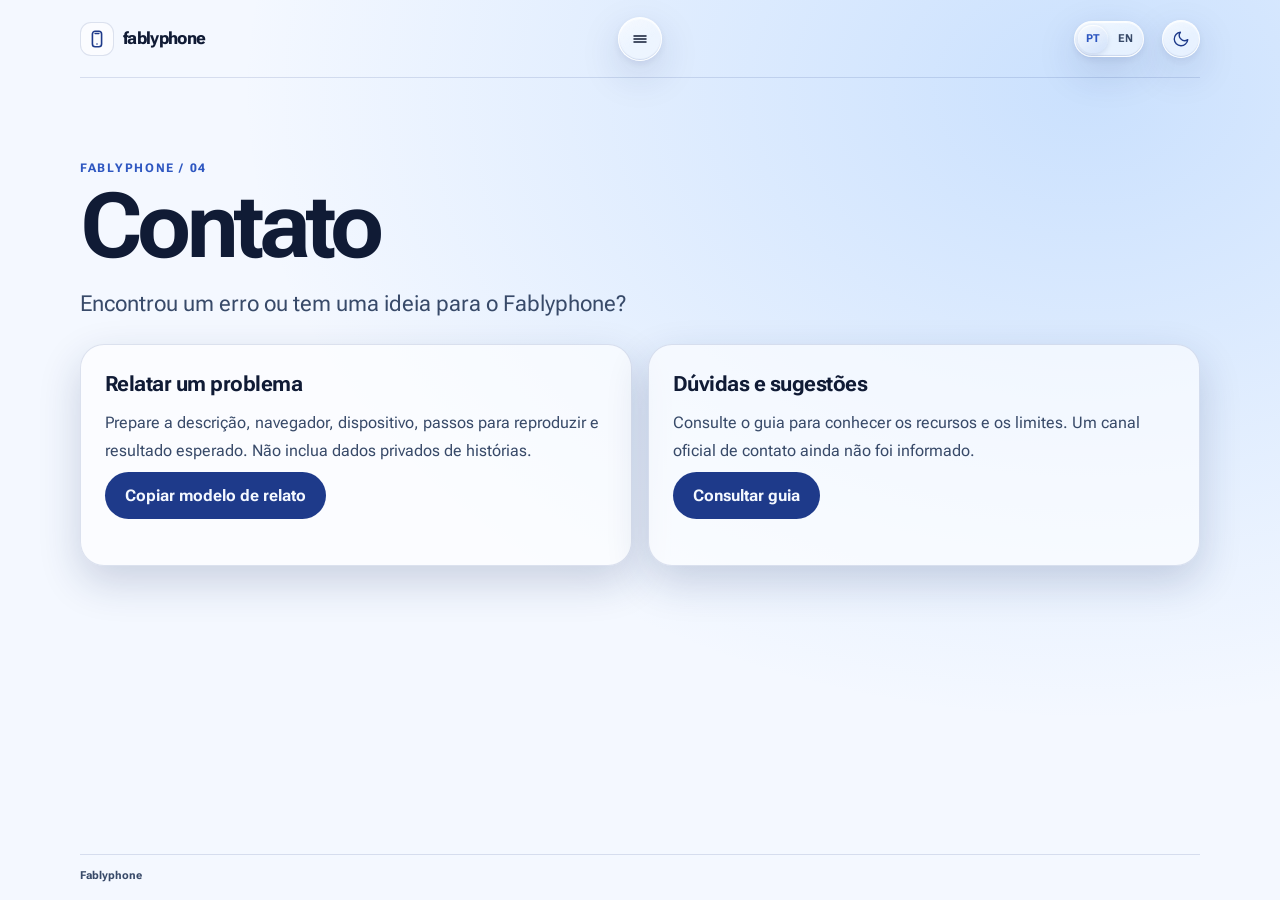
<file: contato.html>
<!doctype html>
<html lang="pt-BR">
<head>
  <meta charset="utf-8">
  <meta name="viewport" content="width=device-width, initial-scale=1, viewport-fit=cover">
  <title>Contato — Fablyphone</title>
  <script>try { document.documentElement.dataset.theme = localStorage.getItem('fablyphone:landing-theme') === 'dark' ? 'dark' : 'light'; } catch {}</script>
  <link rel="stylesheet" href="css/landing.css">
  <link rel="stylesheet" href="css/site-language.css">
  <link rel="stylesheet" href="css/theme-toggle.css">
  <link rel="stylesheet" href="css/site-menu.css">
  <link rel="stylesheet" href="css/site-topic.css">
  <script src="js/site-language.js"></script>
  <script src="js/site-menu.js" defer></script>
  <script src="js/theme-toggle.js" defer></script>
  <script src="js/site-topic.js" defer></script>
</head>
<body class="topic-page" data-title-en="Contact">
  <header class="site-head">
    <a class="brand" href="././" data-keep-language><span class="brand-mark" aria-hidden="true"><svg viewBox="0 0 24 24" fill="none"><rect x="7" y="3.5" width="10" height="17" rx="3"/><path d="M10 6h4m-2 11.5h.01"/></svg></span>fablyphone</a>
    <div class="site-head-controls" data-topic-controls><span data-site-menu-slot></span></div>
  </header>
  <main class="topic-main">
    <span class="topic-kicker">Fablyphone / 04</span>
    <h1 data-topic-copy="pt">Contato</h1>
    <h1 data-topic-copy="en" lang="en">Contact</h1>
<p class="topic-lead"><span data-topic-copy="pt">Encontrou um erro ou tem uma ideia para o Fablyphone?</span><span data-topic-copy="en" lang="en">Found a bug or have an idea for Fablyphone?</span></p><div class="feature-grid"><article class="topic-card glow-card"><h2><span data-topic-copy="pt">Relatar um problema</span><span data-topic-copy="en" lang="en">Report a problem</span></h2><p><span data-topic-copy="pt">Prepare a descrição, navegador, dispositivo, passos para reproduzir e resultado esperado. Não inclua dados privados de histórias.</span><span data-topic-copy="en" lang="en">Prepare a description, browser, device, reproduction steps and expected result. Do not include private story data.</span></p><button class="topic-cta" id="copy-report" type="button"><span data-topic-copy="pt">Copiar modelo de relato</span><span data-topic-copy="en" lang="en">Copy report template</span></button><p id="report-status" role="status"></p></article><article class="topic-card glow-card"><h2><span data-topic-copy="pt">Dúvidas e sugestões</span><span data-topic-copy="en" lang="en">Questions and suggestions</span></h2><p><span data-topic-copy="pt">Consulte o guia para conhecer os recursos e os limites. Um canal oficial de contato ainda não foi informado.</span><span data-topic-copy="en" lang="en">Check the guide for features and limitations. An official contact channel has not yet been provided.</span></p><a class="topic-cta" href="como-usar.html" data-keep-language><span data-topic-copy="pt">Consultar guia</span><span data-topic-copy="en" lang="en">Read guide</span></a></article></div>
  </main>
  <footer class="site-foot"><span>Fablyphone</span></footer>
</body>
</html>
</file>
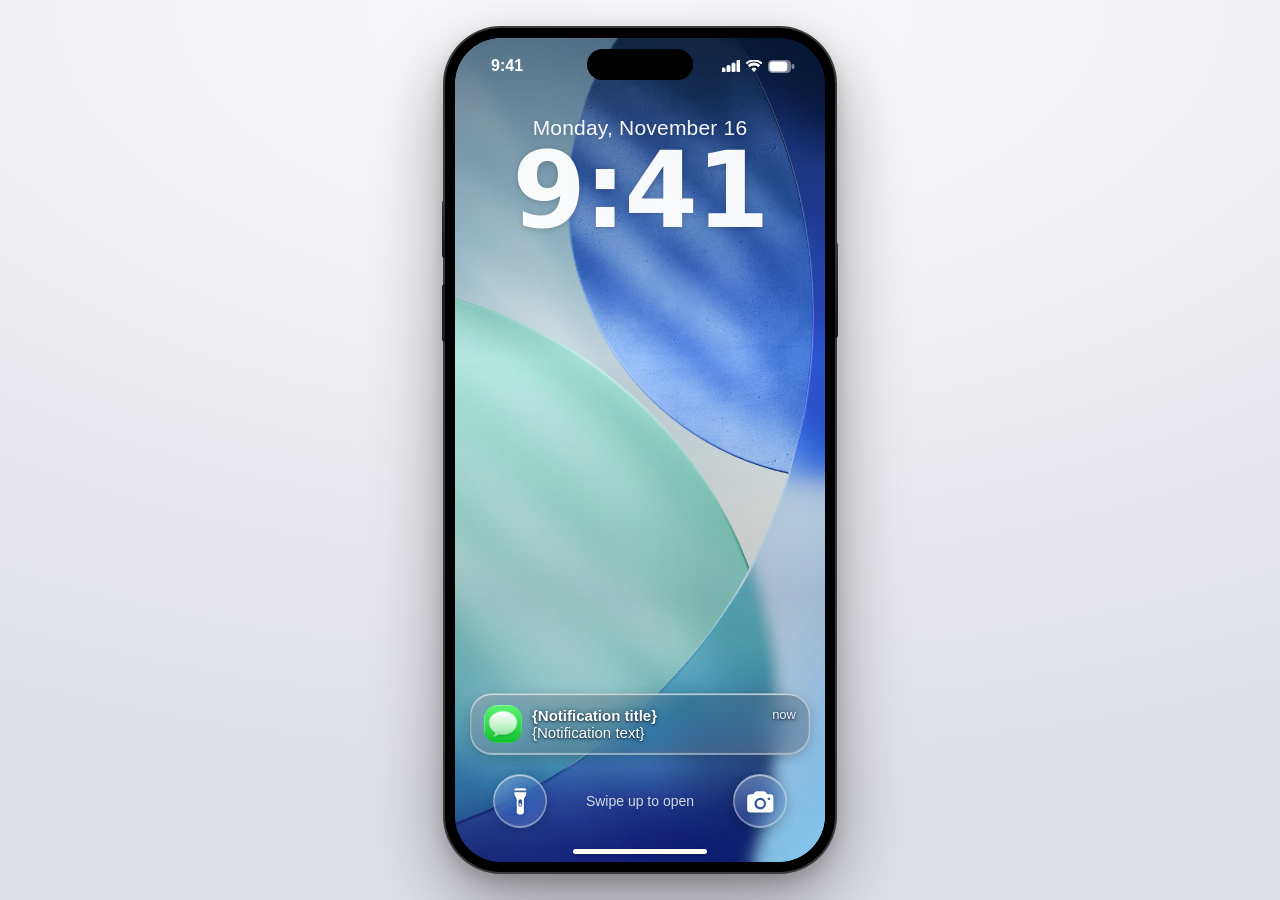
<file: reader.html>
<!DOCTYPE html>
<html lang="en">
<head>
<meta charset="utf-8">
<meta name="viewport" content="width=device-width, initial-scale=1, viewport-fit=cover">
<title>Interactive iPhone Story - Reader View</title>
<style>
*{box-sizing:border-box}
html,body{width:100%;height:100%;margin:0}
body{display:grid;place-items:center;overflow:hidden;background:radial-gradient(120% 90% at 50% 0%,#fbfbfd 0%,#eeeef3 46%,#dedee6 100%);font-family:-apple-system,"SF Pro Text","Helvetica Neue",Arial,sans-serif;-webkit-user-select:none;user-select:none}
.device{position:fixed;left:50%;top:50%;width:390px;height:844px;padding:10px;border-radius:56px;background:#000;box-shadow:0 0 0 2px #3a3a3c,0 28px 70px rgba(0,0,0,.38),0 8px 20px rgba(0,0,0,.18);flex:none;transform:translate(-50%,-50%) scale(1);transform-origin:center;will-change:transform}
.device::before{content:"";position:absolute;left:-3px;top:172px;width:3px;height:58px;border-radius:3px 0 0 3px;background:linear-gradient(#3a3a3e,#161619);box-shadow:0 84px 0 #1d1d21}
.device::after{content:"";position:absolute;right:-3px;top:214px;width:3px;height:96px;border-radius:0 3px 3px 0;background:linear-gradient(#3a3a3e,#161619)}
.screen{display:block;width:370px;height:824px;border:0;border-radius:46px;background:#000;overflow:hidden}
.screen:focus{outline:none}
@media (prefers-reduced-motion:no-preference){
 .device{animation:device-in 1.45s ease-out backwards}
}
@keyframes device-in{from{opacity:0}to{opacity:1}}
@supports(height:100dvh){html,body{height:100dvh}}
</style>
</head>
<body>
<div class="device" id="device">
<iframe class="screen" id="screen" src="about:blank" title="Interactive iPhone Story" scrolling="no"></iframe>
</div>
<script>
(function(){
  const device=document.getElementById('device');
  const screen=document.getElementById('screen');
  const params=new URLSearchParams(location.hash.slice(1));
  const story=params.get('story');
  const id=new URLSearchParams(location.search).get('id');
  const appUrl=new URL('editor.html?reader=1',location.href);
  if(story)appUrl.hash=new URLSearchParams({story}).toString();
  if(id)appUrl.searchParams.set('id',id);
  screen.src=appUrl.href;
  function fit(){
    const vw=window.visualViewport?window.visualViewport.width:window.innerWidth;
    const vh=window.visualViewport?window.visualViewport.height:window.innerHeight;
    const margin=vw<=600?12:32;
    const scale=Math.min(1,(vw-margin)/390,(vh-margin)/844);
    device.style.transform='translate(-50%,-50%) scale('+Math.max(.1,scale)+')';
  }
  addEventListener('resize',fit,{passive:true});
  if(window.visualViewport)visualViewport.addEventListener('resize',fit,{passive:true});
  fit();
})();
</script>
</body>
</html>
</file>
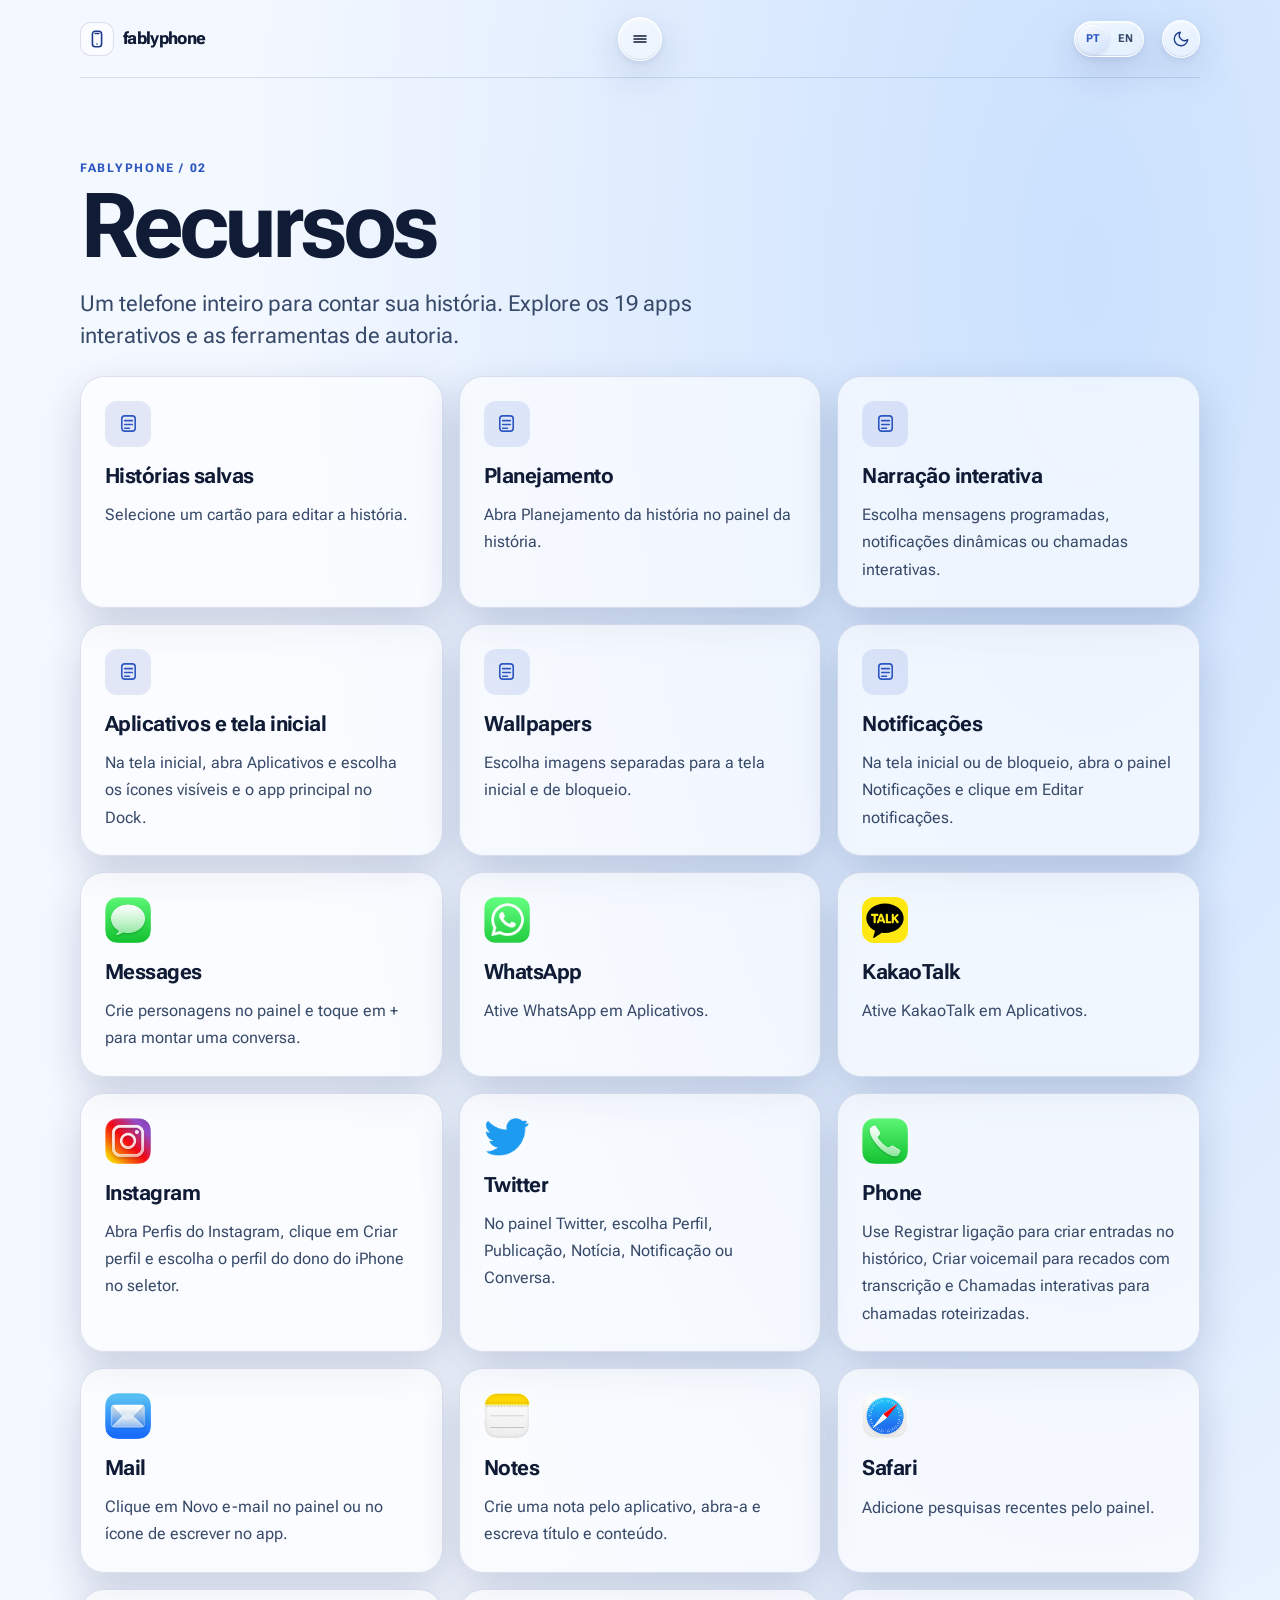
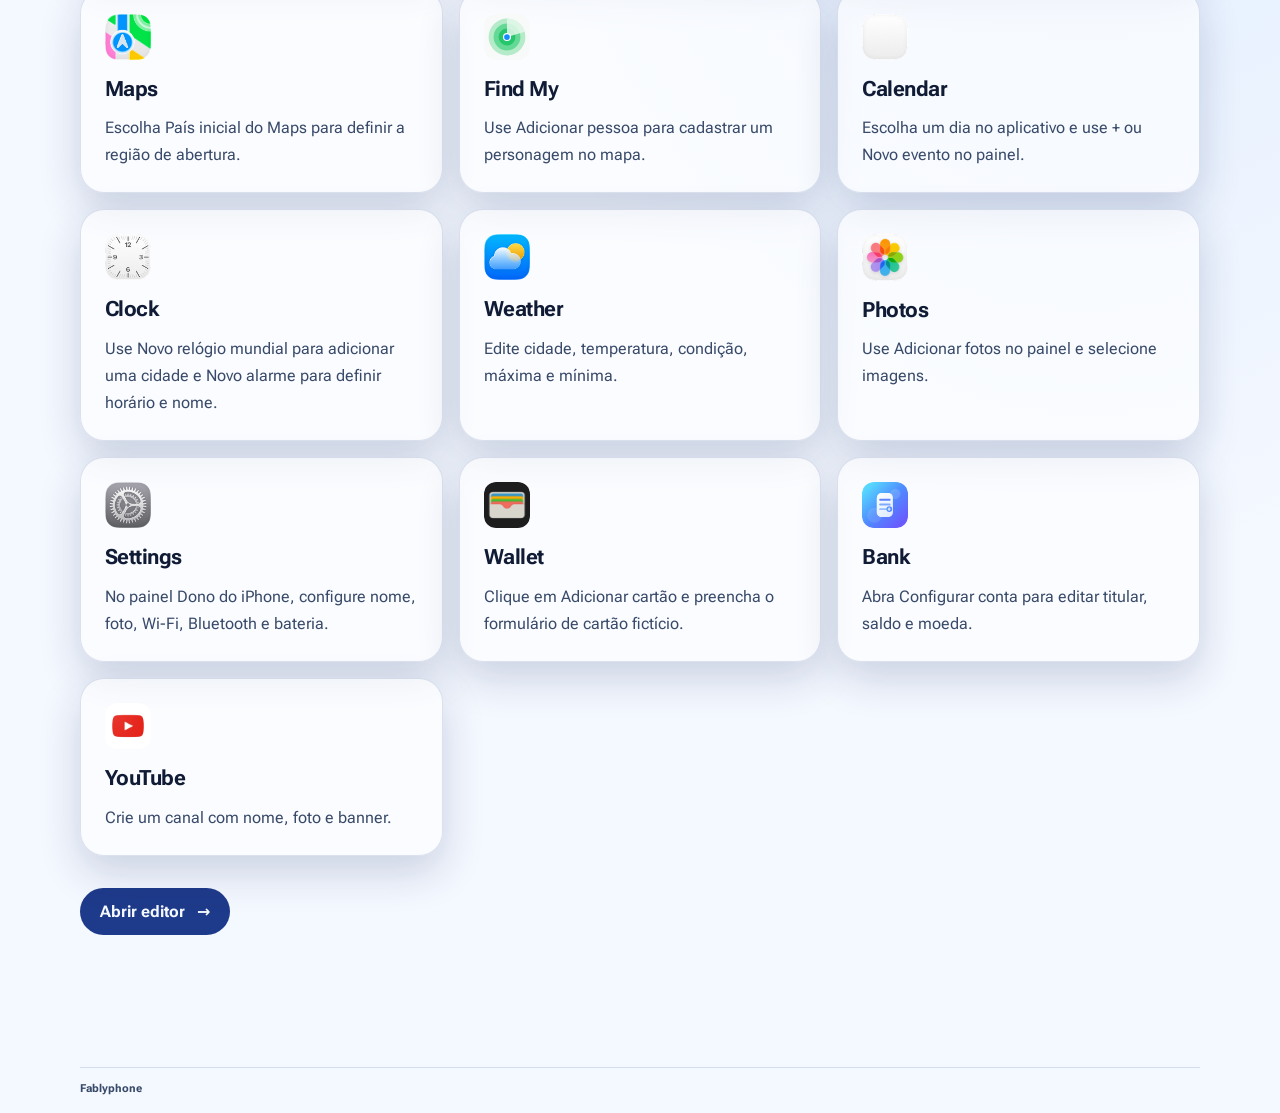
<file: recursos.html>
<!doctype html>
<html lang="pt-BR">
<head>
  <meta charset="utf-8">
  <meta name="viewport" content="width=device-width, initial-scale=1, viewport-fit=cover">
  <title>Recursos — Fablyphone</title>
  <script>try { document.documentElement.dataset.theme = localStorage.getItem('fablyphone:landing-theme') === 'dark' ? 'dark' : 'light'; } catch {}</script>
  <link rel="stylesheet" href="css/landing.css">
  <link rel="stylesheet" href="css/site-language.css">
  <link rel="stylesheet" href="css/theme-toggle.css">
  <link rel="stylesheet" href="css/site-menu.css">
  <link rel="stylesheet" href="css/site-topic.css">
  <script src="js/site-language.js"></script>
  <script src="js/site-menu.js" defer></script>
  <script src="js/theme-toggle.js" defer></script>
  <script src="js/site-topic.js" defer></script>
</head>
<body class="topic-page" data-title-en="Features">
  <header class="site-head">
    <a class="brand" href="././" data-keep-language><span class="brand-mark" aria-hidden="true"><svg viewBox="0 0 24 24" fill="none"><rect x="7" y="3.5" width="10" height="17" rx="3"/><path d="M10 6h4m-2 11.5h.01"/></svg></span>fablyphone</a>
    <div class="site-head-controls" data-topic-controls><span data-site-menu-slot></span></div>
  </header>
  <main class="topic-main">
    <span class="topic-kicker">Fablyphone / 02</span>
    <h1 data-topic-copy="pt">Recursos</h1>
    <h1 data-topic-copy="en" lang="en">Features</h1>
<p class="topic-lead"><span data-topic-copy="pt">Um telefone inteiro para contar sua história. Explore os 19 apps interativos e as ferramentas de autoria.</span><span data-topic-copy="en" lang="en">An entire phone to tell your story. Explore 19 interactive apps and authoring tools.</span></p><div class="feature-grid"><a class="topic-card glow-card feature-link" href="como-usar.html#saved" data-keep-language><span class="guide-glyph" aria-hidden="true"> <svg viewBox="0 0 24 24"><rect x="5" y="4" width="14" height="16" rx="3"/><path d="M8 9h8m-8 4h8m-8 4h5"/></svg></span><h2><span data-topic-copy="pt">Histórias salvas</span><span data-topic-copy="en" lang="en">Saved stories</span></h2><p><span data-topic-copy="pt">Selecione um cartão para editar a história.</span><span data-topic-copy="en" lang="en">Select a card to edit its story.</span></p></a><a class="topic-card glow-card feature-link" href="como-usar.html#planner" data-keep-language><span class="guide-glyph" aria-hidden="true"> <svg viewBox="0 0 24 24"><rect x="5" y="4" width="14" height="16" rx="3"/><path d="M8 9h8m-8 4h8m-8 4h5"/></svg></span><h2><span data-topic-copy="pt">Planejamento</span><span data-topic-copy="en" lang="en">Story planning</span></h2><p><span data-topic-copy="pt">Abra Planejamento da história no painel da história.</span><span data-topic-copy="en" lang="en">Open Story planning from the story panel.</span></p></a><a class="topic-card glow-card feature-link" href="como-usar.html#narration" data-keep-language><span class="guide-glyph" aria-hidden="true"> <svg viewBox="0 0 24 24"><rect x="5" y="4" width="14" height="16" rx="3"/><path d="M8 9h8m-8 4h8m-8 4h5"/></svg></span><h2><span data-topic-copy="pt">Narração interativa</span><span data-topic-copy="en" lang="en">Interactive storytelling</span></h2><p><span data-topic-copy="pt">Escolha mensagens programadas, notificações dinâmicas ou chamadas interativas.</span><span data-topic-copy="en" lang="en">Choose scheduled messages, dynamic notifications or interactive calls.</span></p></a><a class="topic-card glow-card feature-link" href="como-usar.html#apps" data-keep-language><span class="guide-glyph" aria-hidden="true"> <svg viewBox="0 0 24 24"><rect x="5" y="4" width="14" height="16" rx="3"/><path d="M8 9h8m-8 4h8m-8 4h5"/></svg></span><h2><span data-topic-copy="pt">Aplicativos e tela inicial</span><span data-topic-copy="en" lang="en">Apps and Home Screen</span></h2><p><span data-topic-copy="pt">Na tela inicial, abra Aplicativos e escolha os ícones visíveis e o app principal no Dock.</span><span data-topic-copy="en" lang="en">On the Home Screen, open Apps and choose visible icons and the main Dock app.</span></p></a><a class="topic-card glow-card feature-link" href="como-usar.html#wallpaper" data-keep-language><span class="guide-glyph" aria-hidden="true"> <svg viewBox="0 0 24 24"><rect x="5" y="4" width="14" height="16" rx="3"/><path d="M8 9h8m-8 4h8m-8 4h5"/></svg></span><h2><span data-topic-copy="pt">Wallpapers</span><span data-topic-copy="en" lang="en">Wallpapers</span></h2><p><span data-topic-copy="pt">Escolha imagens separadas para a tela inicial e de bloqueio.</span><span data-topic-copy="en" lang="en">Choose separate images for Home and Lock Screens.</span></p></a><a class="topic-card glow-card feature-link" href="como-usar.html#notifications" data-keep-language><span class="guide-glyph" aria-hidden="true"> <svg viewBox="0 0 24 24"><rect x="5" y="4" width="14" height="16" rx="3"/><path d="M8 9h8m-8 4h8m-8 4h5"/></svg></span><h2><span data-topic-copy="pt">Notificações</span><span data-topic-copy="en" lang="en">Notifications</span></h2><p><span data-topic-copy="pt">Na tela inicial ou de bloqueio, abra o painel Notificações e clique em Editar notificações.</span><span data-topic-copy="en" lang="en">On the Home or Lock Screen, open Notifications and select Edit notifications.</span></p></a><a class="topic-card glow-card feature-link" href="como-usar.html#msg" data-keep-language><img class="guide-app-icon" src="assets/iphone-icons/com.apple.MobileSMS-large.png" alt="" loading="lazy"><h2><span data-topic-copy="pt">Messages</span><span data-topic-copy="en" lang="en">Messages</span></h2><p><span data-topic-copy="pt">Crie personagens no painel e toque em + para montar uma conversa.</span><span data-topic-copy="en" lang="en">Create characters in the panel and tap + to create a chat.</span></p></a><a class="topic-card glow-card feature-link" href="como-usar.html#wa" data-keep-language><img class="guide-app-icon" src="assets/iphone-icons/WhatsApp.webp" alt="" loading="lazy"><h2><span data-topic-copy="pt">WhatsApp</span><span data-topic-copy="en" lang="en">WhatsApp</span></h2><p><span data-topic-copy="pt">Ative WhatsApp em Aplicativos.</span><span data-topic-copy="en" lang="en">Enable WhatsApp in Apps.</span></p></a><a class="topic-card glow-card feature-link" href="como-usar.html#ka" data-keep-language><img class="guide-app-icon" src="assets/iphone-icons/KakaoTalk.svg" alt="" loading="lazy"><h2><span data-topic-copy="pt">KakaoTalk</span><span data-topic-copy="en" lang="en">KakaoTalk</span></h2><p><span data-topic-copy="pt">Ative KakaoTalk em Aplicativos.</span><span data-topic-copy="en" lang="en">Enable KakaoTalk in Apps.</span></p></a><a class="topic-card glow-card feature-link" href="como-usar.html#ig" data-keep-language><img class="guide-app-icon" src="assets/iphone-icons/Instagram.png" alt="" loading="lazy"><h2><span data-topic-copy="pt">Instagram</span><span data-topic-copy="en" lang="en">Instagram</span></h2><p><span data-topic-copy="pt">Abra Perfis do Instagram, clique em Criar perfil e escolha o perfil do dono do iPhone no seletor.</span><span data-topic-copy="en" lang="en">Open Instagram profiles, choose Create profile and select the phone owner’s profile.</span></p></a><a class="topic-card glow-card feature-link" href="como-usar.html#x" data-keep-language><img class="guide-app-icon" src="assets/iphone-icons/TwitterBird.png" alt="" loading="lazy"><h2><span data-topic-copy="pt">Twitter</span><span data-topic-copy="en" lang="en">Twitter</span></h2><p><span data-topic-copy="pt">No painel Twitter, escolha Perfil, Publicação, Notícia, Notificação ou Conversa.</span><span data-topic-copy="en" lang="en">In the Twitter panel, choose Profile, Post, News, Notification or Conversation.</span></p></a><a class="topic-card glow-card feature-link" href="como-usar.html#ph" data-keep-language><img class="guide-app-icon" src="assets/iphone-icons/com.apple.mobilephone-large.png" alt="" loading="lazy"><h2><span data-topic-copy="pt">Phone</span><span data-topic-copy="en" lang="en">Phone</span></h2><p><span data-topic-copy="pt">Use Registrar ligação para criar entradas no histórico, Criar voicemail para recados com transcrição e Chamadas interativas para chamadas roteirizadas.</span><span data-topic-copy="en" lang="en">Use Register call to create history entries, Create voicemail for messages with transcripts and Interactive calls for scripted calls.</span></p></a><a class="topic-card glow-card feature-link" href="como-usar.html#mail" data-keep-language><img class="guide-app-icon" src="assets/iphone-icons/com.apple.mobilemail-large.png" alt="" loading="lazy"><h2><span data-topic-copy="pt">Mail</span><span data-topic-copy="en" lang="en">Mail</span></h2><p><span data-topic-copy="pt">Clique em Novo e-mail no painel ou no ícone de escrever no app.</span><span data-topic-copy="en" lang="en">Choose New email in the panel or the compose icon in the app.</span></p></a><a class="topic-card glow-card feature-link" href="como-usar.html#nt" data-keep-language><img class="guide-app-icon" src="assets/iphone-icons/com.apple.mobilenotes-large.png" alt="" loading="lazy"><h2><span data-topic-copy="pt">Notes</span><span data-topic-copy="en" lang="en">Notes</span></h2><p><span data-topic-copy="pt">Crie uma nota pelo aplicativo, abra-a e escreva título e conteúdo.</span><span data-topic-copy="en" lang="en">Create a note in the app, open it and write its title and content.</span></p></a><a class="topic-card glow-card feature-link" href="como-usar.html#saf" data-keep-language><img class="guide-app-icon" src="assets/iphone-icons/com.apple.mobilesafari-large.png" alt="" loading="lazy"><h2><span data-topic-copy="pt">Safari</span><span data-topic-copy="en" lang="en">Safari</span></h2><p><span data-topic-copy="pt">Adicione pesquisas recentes pelo painel.</span><span data-topic-copy="en" lang="en">Add recent searches from the panel.</span></p></a><a class="topic-card glow-card feature-link" href="como-usar.html#map" data-keep-language><img class="guide-app-icon" src="assets/iphone-icons/com.apple.Maps-large.png" alt="" loading="lazy"><h2><span data-topic-copy="pt">Maps</span><span data-topic-copy="en" lang="en">Maps</span></h2><p><span data-topic-copy="pt">Escolha País inicial do Maps para definir a região de abertura.</span><span data-topic-copy="en" lang="en">Choose Maps starting country to set the opening region.</span></p></a><a class="topic-card glow-card feature-link" href="como-usar.html#find" data-keep-language><img class="guide-app-icon" src="assets/iphone-icons/FindMy.svg" alt="" loading="lazy"><h2><span data-topic-copy="pt">Find My</span><span data-topic-copy="en" lang="en">Find My</span></h2><p><span data-topic-copy="pt">Use Adicionar pessoa para cadastrar um personagem no mapa.</span><span data-topic-copy="en" lang="en">Use Add person to add a character to the map.</span></p></a><a class="topic-card glow-card feature-link" href="como-usar.html#cal" data-keep-language><img class="guide-app-icon" src="assets/iphone-icons/com.apple.mobilecal-large.png" alt="" loading="lazy"><h2><span data-topic-copy="pt">Calendar</span><span data-topic-copy="en" lang="en">Calendar</span></h2><p><span data-topic-copy="pt">Escolha um dia no aplicativo e use + ou Novo evento no painel.</span><span data-topic-copy="en" lang="en">Choose a day in the app and use + or New event in the panel.</span></p></a><a class="topic-card glow-card feature-link" href="como-usar.html#clk" data-keep-language><img class="guide-app-icon" src="assets/iphone-icons/com.apple.mobiletimer-large.png" alt="" loading="lazy"><h2><span data-topic-copy="pt">Clock</span><span data-topic-copy="en" lang="en">Clock</span></h2><p><span data-topic-copy="pt">Use Novo relógio mundial para adicionar uma cidade e Novo alarme para definir horário e nome.</span><span data-topic-copy="en" lang="en">Use New world clock to add a city and New alarm to set a time and name.</span></p></a><a class="topic-card glow-card feature-link" href="como-usar.html#wx" data-keep-language><img class="guide-app-icon" src="assets/iphone-icons/com.apple.weather-large.png" alt="" loading="lazy"><h2><span data-topic-copy="pt">Weather</span><span data-topic-copy="en" lang="en">Weather</span></h2><p><span data-topic-copy="pt">Edite cidade, temperatura, condição, máxima e mínima.</span><span data-topic-copy="en" lang="en">Edit city, temperature, condition, high and low.</span></p></a><a class="topic-card glow-card feature-link" href="como-usar.html#pho" data-keep-language><img class="guide-app-icon" src="assets/iphone-icons/com.apple.mobileslideshow-large.png" alt="" loading="lazy"><h2><span data-topic-copy="pt">Photos</span><span data-topic-copy="en" lang="en">Photos</span></h2><p><span data-topic-copy="pt">Use Adicionar fotos no painel e selecione imagens.</span><span data-topic-copy="en" lang="en">Use Add photos in the panel and select images.</span></p></a><a class="topic-card glow-card feature-link" href="como-usar.html#st" data-keep-language><img class="guide-app-icon" src="assets/iphone-icons/com.apple.Preferences-large.png" alt="" loading="lazy"><h2><span data-topic-copy="pt">Settings</span><span data-topic-copy="en" lang="en">Settings</span></h2><p><span data-topic-copy="pt">No painel Dono do iPhone, configure nome, foto, Wi-Fi, Bluetooth e bateria.</span><span data-topic-copy="en" lang="en">In iPhone owner, configure name, photo, Wi-Fi, Bluetooth and battery.</span></p></a><a class="topic-card glow-card feature-link" href="como-usar.html#wallet" data-keep-language><img class="guide-app-icon" src="assets/iphone-icons/Wallet.png" alt="" loading="lazy"><h2><span data-topic-copy="pt">Wallet</span><span data-topic-copy="en" lang="en">Wallet</span></h2><p><span data-topic-copy="pt">Clique em Adicionar cartão e preencha o formulário de cartão fictício.</span><span data-topic-copy="en" lang="en">Choose Add card and fill in a fictional card form.</span></p></a><a class="topic-card glow-card feature-link" href="como-usar.html#bar" data-keep-language><img class="guide-app-icon" src="assets/iphone-icons/LumaBank.svg" alt="" loading="lazy"><h2><span data-topic-copy="pt">Bank</span><span data-topic-copy="en" lang="en">Bank</span></h2><p><span data-topic-copy="pt">Abra Configurar conta para editar titular, saldo e moeda.</span><span data-topic-copy="en" lang="en">Open Configure account to edit the holder, balance and currency.</span></p></a><a class="topic-card glow-card feature-link" href="como-usar.html#yt" data-keep-language><img class="guide-app-icon" src="assets/iphone-icons/YouTube.png" alt="" loading="lazy"><h2><span data-topic-copy="pt">YouTube</span><span data-topic-copy="en" lang="en">YouTube</span></h2><p><span data-topic-copy="pt">Crie um canal com nome, foto e banner.</span><span data-topic-copy="en" lang="en">Create a channel with name, photo and banner.</span></p></a></div><a class="topic-cta" href="editor.html" data-keep-language><span data-topic-copy="pt">Abrir editor</span><span data-topic-copy="en" lang="en">Open editor</span> <span aria-hidden="true">→</span></a>
  </main>
  <footer class="site-foot"><span>Fablyphone</span></footer>
</body>
</html>
</file>
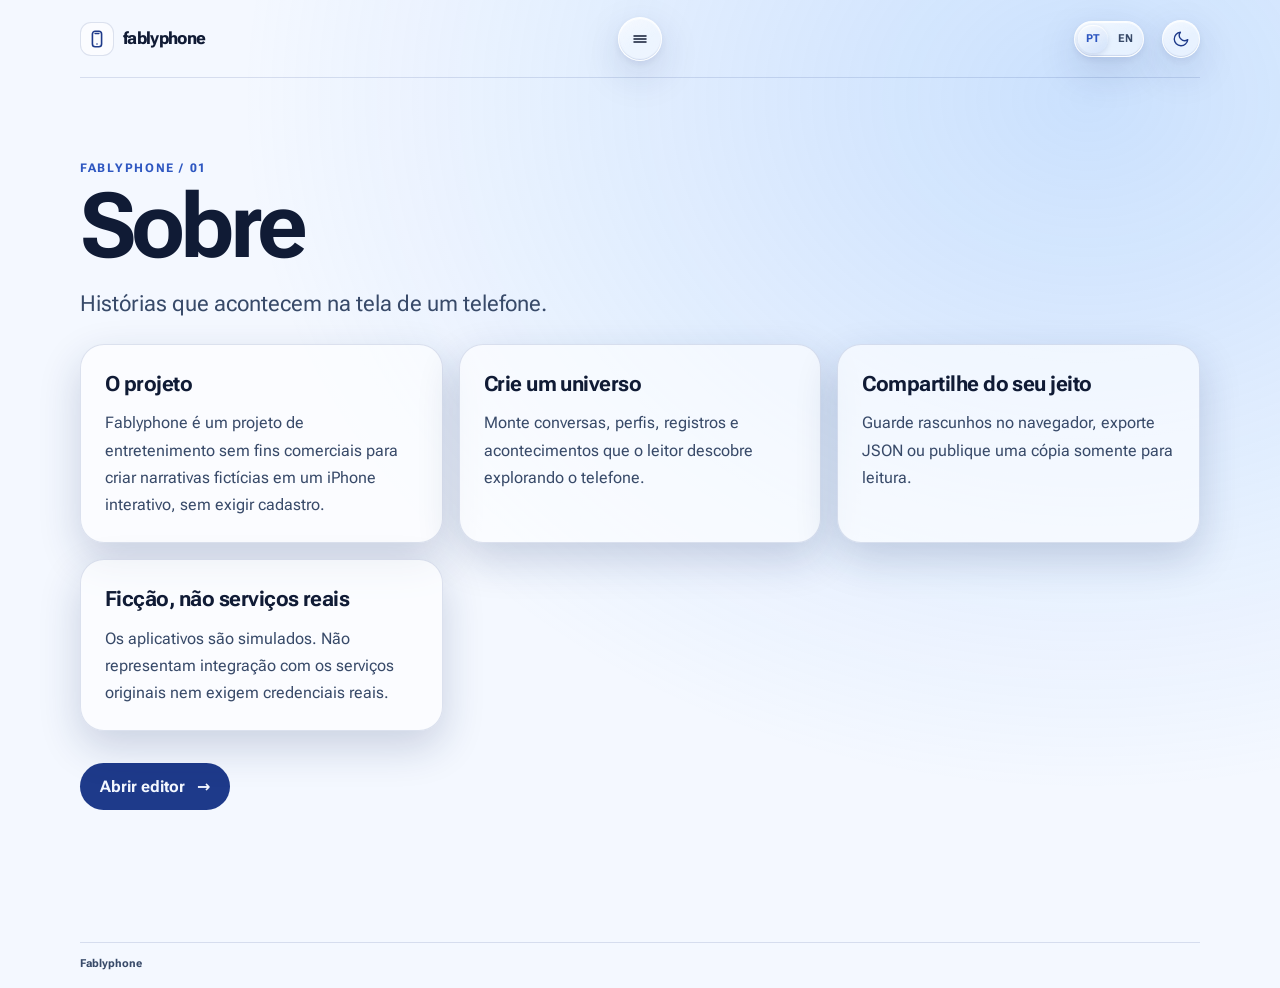
<file: sobre.html>
<!doctype html>
<html lang="pt-BR">
<head>
  <meta charset="utf-8">
  <meta name="viewport" content="width=device-width, initial-scale=1, viewport-fit=cover">
  <title>Sobre — Fablyphone</title>
  <script>try { document.documentElement.dataset.theme = localStorage.getItem('fablyphone:landing-theme') === 'dark' ? 'dark' : 'light'; } catch {}</script>
  <link rel="stylesheet" href="css/landing.css">
  <link rel="stylesheet" href="css/site-language.css">
  <link rel="stylesheet" href="css/theme-toggle.css">
  <link rel="stylesheet" href="css/site-menu.css">
  <link rel="stylesheet" href="css/site-topic.css">
  <script src="js/site-language.js"></script>
  <script src="js/site-menu.js" defer></script>
  <script src="js/theme-toggle.js" defer></script>
  <script src="js/site-topic.js" defer></script>
</head>
<body class="topic-page" data-title-en="About">
  <header class="site-head">
    <a class="brand" href="././" data-keep-language><span class="brand-mark" aria-hidden="true"><svg viewBox="0 0 24 24" fill="none"><rect x="7" y="3.5" width="10" height="17" rx="3"/><path d="M10 6h4m-2 11.5h.01"/></svg></span>fablyphone</a>
    <div class="site-head-controls" data-topic-controls><span data-site-menu-slot></span></div>
  </header>
  <main class="topic-main">
    <span class="topic-kicker">Fablyphone / 01</span>
    <h1 data-topic-copy="pt">Sobre</h1>
    <h1 data-topic-copy="en" lang="en">About</h1>
<p class="topic-lead"><span data-topic-copy="pt">Histórias que acontecem na tela de um telefone.</span><span data-topic-copy="en" lang="en">Stories that unfold on a phone screen.</span></p><div class="feature-grid"><article class="topic-card glow-card"><h2><span data-topic-copy="pt">O projeto</span><span data-topic-copy="en" lang="en">The project</span></h2><p><span data-topic-copy="pt">Fablyphone é um projeto de entretenimento sem fins comerciais para criar narrativas fictícias em um iPhone interativo, sem exigir cadastro.</span><span data-topic-copy="en" lang="en">Fablyphone is a non-commercial entertainment project for creating fictional stories on an interactive iPhone, without requiring registration.</span></p></article><article class="topic-card glow-card"><h2><span data-topic-copy="pt">Crie um universo</span><span data-topic-copy="en" lang="en">Build a universe</span></h2><p><span data-topic-copy="pt">Monte conversas, perfis, registros e acontecimentos que o leitor descobre explorando o telefone.</span><span data-topic-copy="en" lang="en">Build conversations, profiles, records and events that readers discover by exploring the phone.</span></p></article><article class="topic-card glow-card"><h2><span data-topic-copy="pt">Compartilhe do seu jeito</span><span data-topic-copy="en" lang="en">Share your way</span></h2><p><span data-topic-copy="pt">Guarde rascunhos no navegador, exporte JSON ou publique uma cópia somente para leitura.</span><span data-topic-copy="en" lang="en">Keep drafts in your browser, export JSON or publish a read-only copy.</span></p></article><article class="topic-card glow-card"><h2><span data-topic-copy="pt">Ficção, não serviços reais</span><span data-topic-copy="en" lang="en">Fiction, not real services</span></h2><p><span data-topic-copy="pt">Os aplicativos são simulados. Não representam integração com os serviços originais nem exigem credenciais reais.</span><span data-topic-copy="en" lang="en">Apps are simulated. They do not represent integrations with original services or require real credentials.</span></p></article></div><a class="topic-cta" href="editor.html" data-keep-language><span data-topic-copy="pt">Abrir editor</span><span data-topic-copy="en" lang="en">Open editor</span> <span aria-hidden="true">→</span></a>
  </main>
  <footer class="site-foot"><span>Fablyphone</span></footer>
</body>
</html>
</file>
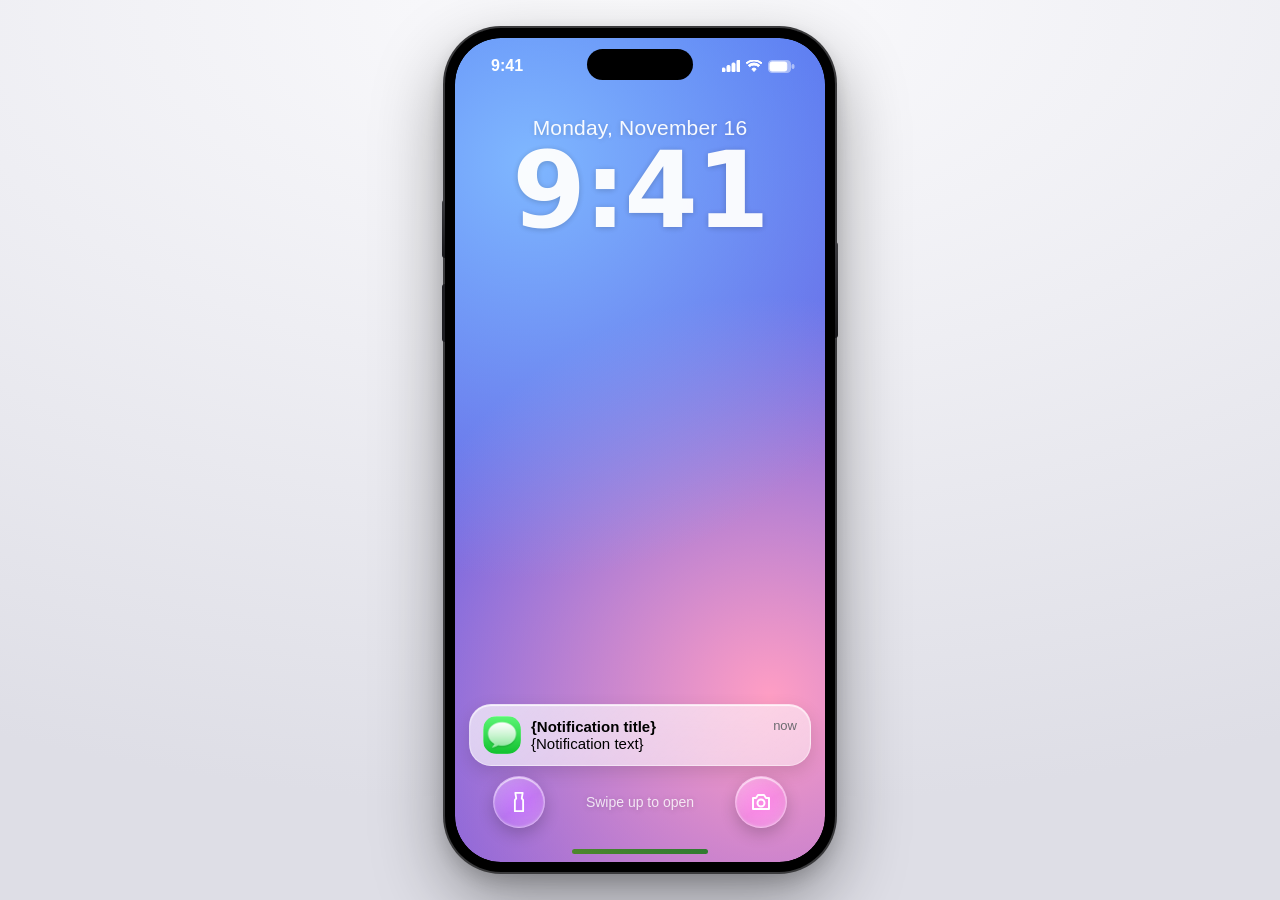
<file: iphone-story-firebase/reader.html>
<!DOCTYPE html>
<html lang="en">
<head>
<meta charset="utf-8">
<meta name="viewport" content="width=device-width, initial-scale=1, viewport-fit=cover">
<title>Interactive iPhone Story - Reader View</title>
<style>
*{box-sizing:border-box}
html,body{width:100%;height:100%;margin:0}
body{display:grid;place-items:center;overflow:hidden;background:radial-gradient(120% 90% at 50% 0%,#fbfbfd 0%,#eeeef3 46%,#dedee6 100%);font-family:-apple-system,"SF Pro Text","Helvetica Neue",Arial,sans-serif}
.device{position:fixed;left:50%;top:50%;width:390px;height:844px;padding:10px;border-radius:56px;background:#000;box-shadow:0 0 0 2px #3a3a3c,0 28px 70px rgba(0,0,0,.38),0 8px 20px rgba(0,0,0,.18);flex:none;transform:translate(-50%,-50%) scale(1);transform-origin:center;will-change:transform}
.device::before{content:"";position:absolute;left:-3px;top:172px;width:3px;height:58px;border-radius:3px 0 0 3px;background:linear-gradient(#3a3a3e,#161619);box-shadow:0 84px 0 #1d1d21}
.device::after{content:"";position:absolute;right:-3px;top:214px;width:3px;height:96px;border-radius:0 3px 3px 0;background:linear-gradient(#3a3a3e,#161619)}
.screen{display:block;width:370px;height:824px;border:0;border-radius:46px;background:#000;overflow:hidden}
.screen:focus{outline:none}
@media (prefers-reduced-motion:no-preference){
 .device{animation:device-in .55s cubic-bezier(.2,.8,.2,1) both}
 .screen{animation:screen-in .35s ease .1s both}
}
@keyframes device-in{from{opacity:0}to{opacity:1}}
@keyframes screen-in{from{opacity:0}to{opacity:1}}
@supports(height:100dvh){html,body{height:100dvh}}
</style>
</head>
<body>
<div class="device" id="device">
<iframe class="screen" id="screen" src="about:blank" title="Interactive iPhone Story" scrolling="no"></iframe>
</div>
<script>
(function(){
  const device=document.getElementById('device');
  const screen=document.getElementById('screen');
  const params=new URLSearchParams(location.hash.slice(1));
  const story=params.get('story');
  const id=new URLSearchParams(location.search).get('id');
  const appUrl=new URL('index.html?reader=1',location.href);
  if(story)appUrl.hash=new URLSearchParams({story}).toString();
  if(id)appUrl.searchParams.set('id',id);
  screen.src=appUrl.href;
  function fit(){
    const vw=window.visualViewport?window.visualViewport.width:window.innerWidth;
    const vh=window.visualViewport?window.visualViewport.height:window.innerHeight;
    const scale=Math.min(1,(vw-32)/390,(vh-32)/844);
    device.style.transform='translate(-50%,-50%) scale('+Math.max(.1,scale)+')';
  }
  addEventListener('resize',fit,{passive:true});
  if(window.visualViewport)visualViewport.addEventListener('resize',fit,{passive:true});
  fit();
})();
</script>
</body>
</html>
</file>
<file: css/landing.css>
@font-face {
  font-family: "Roboto Flex";
  src: url("../assets/roboto-flex-latin.woff2") format("woff2");
  font-style: normal;
  font-weight: 100 1000;
  font-stretch: 25% 151%;
  font-display: swap;
}

:root {
  color-scheme: light;
  --paper: #f4f8ff;
  --ink: #101b35;
  --sub: #384a69;
  --muted: #506181;
  --border: #1e3a8a24;
  --glass: #ffffff9c;
  --accent: #1e3a8a;
  --accent-bright: #2e57c1;
  --aurora: #60a5fa48;
  --aurora-secondary: #1e3a8a12;
  --rail-wash: #ffffff35;
  --shadow: #172b6230;
  font-family: "Roboto Flex", system-ui, sans-serif;
}
:root[data-theme="dark"] {
  color-scheme: dark;
  --paper: #090f22;
  --ink: #f6f8ff;
  --sub: #c1d0eb;
  --muted: #afc0e2;
  --border: #a8c3ff33;
  --glass: #15203cbe;
  --accent: #c7d8ff;
  --accent-bright: #86b4ff;
  --aurora: #60a5fa36;
  --aurora-secondary: #1e3a8a80;
  --rail-wash: #0d173a51;
  --shadow: #0006;
}
*, *::before, *::after { box-sizing: border-box; }
html { background: var(--paper); scroll-behavior: smooth; }
body { margin: 0; position: relative; isolation: isolate; color: var(--ink); line-height: 1.45; }
html, body { -webkit-user-select: none; user-select: none; }
::selection { background: transparent; color: inherit; }
button, a { -webkit-tap-highlight-color: transparent; }
button { color: inherit; font: inherit; cursor: pointer; }
a { color: inherit; text-decoration: none; }
a:focus-visible, button:focus-visible, .card-swap:focus-visible { outline: 2px solid var(--accent-bright); outline-offset: 4px; }
svg { display: block; }

html[data-landing-intro] { overflow: hidden; }
html[data-landing-intro] body > :is(header, main, footer) { visibility: hidden; }
html:not([data-landing-intro]) .landing-intro:not(.is-leaving) { display: none; }

.scanner { position: absolute; z-index: -1; inset: 0 0 auto; height: min(100%, 930px); overflow: hidden; pointer-events: none; }
.scanner::before, .scanner::after, .scanner canvas { position: absolute; inset: 0; width: 100%; height: 100%; }
.scanner::before {
  content: "";
  background: radial-gradient(ellipse at 76% 40%,var(--aurora),transparent 58%),
    radial-gradient(ellipse at 0% 59%,var(--aurora-secondary),transparent 52%);
}
.scanner::after {
  content: "";
  background: radial-gradient(ellipse at 50% 21%,var(--paper) 0%,transparent 52%),
    linear-gradient(to bottom,transparent 62%,var(--paper) 100%);
  opacity: .83;
}
.site-head, .site-foot { width: min(1120px,calc(100% - 64px)); margin-inline: auto; display: flex; align-items: center; justify-content: space-between; }
.site-head { position: relative; min-height: 78px; border-bottom: 1px solid var(--border); }
.site-head [data-site-menu-slot] {
  position: absolute;
  top: 50%;
  left: 50%;
  transform: translate(-50%, -50%);
}
.brand { display: inline-flex; align-items: center; gap: 9px; font-size: 17px; font-weight: 780; letter-spacing: -.04em; }
.brand-mark { display: grid; place-items: center; width: 34px; height: 34px; border-radius: 11px; background: var(--glass); color: var(--accent); border: 1px solid var(--border); }
.brand-mark svg { width: 22px; height: 22px; }
.brand-mark svg, .call-slider svg, .mini-share-icon svg {
  stroke: currentColor; stroke-width: 1.75; stroke-linecap: round; stroke-linejoin: round;
}
.site-head nav { display: flex; align-items: center; gap: 22px; font-size: 13px; color: var(--sub); font-weight: 600; }
.site-head-controls { display: flex; align-items: center; gap: clamp(9px,2vw,18px); }
.theme-toggle {
  display: grid; place-items: center; padding: 0; width: 38px; height: 38px; flex: none; border-radius: 50%;
  background: var(--glass); border: 1px solid var(--border); color: var(--accent);
}
.theme-toggle:hover { box-shadow: 0 3px 14px var(--shadow); }
.theme-toggle svg { width: 18px; height: 18px; }

.hero { text-align: center; padding: clamp(34px,4.6vw,60px) 18px clamp(16px,2.2vw,24px); }
.pressure {
  margin: 0 auto 3px;
  width: min(875px,100%);
  font-size: clamp(43px,14vw,151px);
  font-weight: 570; font-stretch: 92%; line-height: .97; letter-spacing: -.032em;
  text-transform: uppercase;
  white-space: nowrap;
}
.pressure.is-reactive { display: flex; align-items: baseline; justify-content: space-between; }
.pressure span { display: inline-block; font-variation-settings: "wght" var(--weight,570), "wdth" var(--width,92); }
.hero-copy {
  margin: 16px auto 0; max-width: min(100%,26ch);
  font-size: clamp(23px,4.2vw,46px); font-weight: 790; font-stretch: 94%;
  line-height: 1.12; letter-spacing: -.038em; color: var(--ink); text-wrap: balance;
}
.ghost-display { display: grid; }
.ghost-display > span { grid-area: 1 / 1; }
.ghost-reserve { visibility: hidden; pointer-events: none; }
.ghost-completion { color: var(--accent-bright); opacity: .45; }
.ghost-caret { position: relative; }
.ghost-caret::after {
  content: ""; position: absolute; bottom: .02em; left: 0; width: 2px; height: .98em;
  border-radius: 2px; background: var(--accent-bright); animation: ghost-blink .88s step-end infinite;
}
@keyframes ghost-blink { 55% { opacity: 0; } }

.app-arc {
  width: min(820px,calc(100% - 40px)); margin: clamp(40px,7vw,96px) auto 0;
  display: grid; grid-template-columns: minmax(0,1.25fr) minmax(0,.85fr);
  align-items: center; gap: clamp(18px,4vw,58px); isolation: isolate; touch-action: pan-y pinch-zoom;
}
.arc-display { grid-area: 1 / 1; min-width: 0; }
.arc-hint { grid-column: 1 / -1; text-align: center; color: var(--muted); font-size: 12px; margin: 0; }
.arc-touch-hint { display: none; }
@media (pointer: coarse) {
  .arc-wheel-hint { display: none; }
  .arc-touch-hint { display: inline; }
}
.arc-preview {
  --arc-light: #dda694;
  --arc-deep: #493354;
  position: relative; min-height: clamp(340px,38vw,450px); overflow: hidden;
  border-radius: 19px; background: linear-gradient(145deg,var(--arc-deep) 4%,var(--arc-light));
  border: 1px solid #fff3; color: #fff; box-shadow: 0 24px 58px -26px var(--shadow);
}
.arc-messages { --arc-light: #428bca; --arc-deep: #122d60; }
.arc-phone { --arc-light: #53a49a; --arc-deep: #182d45; }
.arc-notes { --arc-light: #d99f45; --arc-deep: #53341c; }
.arc-safari { --arc-light: #727fb8; --arc-deep: #292f5b; }
.arc-copy { padding: clamp(17px,3vw,30px); position: relative; z-index: 1; background: linear-gradient(#13142142,transparent); }
.arc-copy > span { font-size: 10px; font-weight: 710; letter-spacing: .15em; }
.arc-copy h2 { font-size: clamp(24px,3.8vw,38px); max-width: 17ch; margin: 4px 0 7px; line-height: 1.04; letter-spacing: -.045em; }
.arc-copy p { margin: 0; max-width: 31ch; font-size: clamp(12px,1.5vw,14px); }
.arc-art { position: absolute; inset: 48% 0 0; display: grid; place-items: start center; padding: 11px 16px; }
.arc-profile { overflow: hidden; mask-image: linear-gradient(transparent,#000 12%); }
.arc-profile img {
  display: block; width: min(71%,260px); height: auto; border: 1px solid #fff9; border-radius: 13px;
  transform: rotate(-6deg) translateY(-21%); box-shadow: 0 12px 42px #1c162b74;
}
.arc-chat, .arc-call, .arc-note, .arc-news {
  width: min(100%,260px); border-radius: 16px; padding: 15px;
  color: #152139; background: #f8fbff; box-shadow: 0 12px 42px #101b3565; font-size: 13px;
}
.arc-chat header { display: flex; align-items: center; gap: 7px; font-weight: 760; padding-bottom: 6px; border-bottom: 1px solid #dbe6f2; }
.arc-chat header i { border-radius: 50%; background: #335f9e; color: #fff; font-style: normal; width: 26px; height: 26px; display: grid; place-items: center; }
.arc-chat p { width: fit-content; background: #e9eef4; border-radius: 12px; padding: 5px 9px; margin: 5px 0; }
.arc-chat p:nth-of-type(2) { margin-left: auto; background: #255dcc; color: #fff; }
.arc-call { background: #101f34; color: #fff; text-align: center; display: grid; gap: 2px; }
.arc-call strong { font-size: 27px; }
.arc-call div { display: flex; justify-content: space-evenly; padding-top: 10px; }
.arc-call i { width: 33px; height: 33px; display: grid; place-items: center; background: #b82b48; border-radius: 50%; font-size: 20px; font-style: normal; }
.arc-call img { width: 100%; border-radius: inherit; }
.arc-note { display: grid; gap: 5px; background: #fff8e6; }
.arc-note small { color: #7c4a12; }
.arc-note p { margin: 0; }
.arc-news { display: grid; gap: 5px; text-align: center; }
.arc-news small { color: #475677; border-radius: 8px; background: #e7ebfa; padding: 4px; }
.arc-news b { font-size: 10px; letter-spacing: .14em; }
.arc-news strong { font: 700 20px Georgia,serif; }
.arc-news span { font-size: 10px; }
.arc-list { grid-area: 1 / 2; position: relative; --arc-step: clamp(52px,6vw,83px); --arc-bend: 12px; --arc-turn: 12deg; }
.arc-enhanced .arc-list { height: clamp(320px,38vw,430px); }
.arc-app {
  display: flex; gap: 10px; align-items: center; padding: 7px 8px; border: 0; background: transparent;
  color: var(--sub); font-size: clamp(18px,3vw,35px); font-weight: 750; letter-spacing: -.045em;
  line-height: 1.05; text-align: left; border-radius: 9px;
}
.arc-app img { width: .92em; height: .92em; border-radius: 23%; flex: none; }
.arc-app[aria-pressed="true"] { color: var(--accent-bright); }
.arc-app:hover { color: var(--accent-bright); }
.arc-enhanced .arc-app {
  position: absolute; left: 0; top: 50%; opacity: var(--arc-opacity,1);
  translate: calc(var(--arc-x,0) * var(--arc-bend)) calc(-50% + var(--arc-slot,0) * var(--arc-step));
  rotate: calc(var(--arc-slot,0) * var(--arc-turn));
  transform-origin: left center;
}
.arc-enhanced .arc-app:hover, .arc-enhanced .arc-app:focus-visible { opacity: 1; }
.arc-enhanced .arc-app[aria-pressed="true"]::before {
  content: ""; position: absolute; left: -8px; width: 5px; height: 5px;
  border-right: 2px solid currentColor; border-top: 2px solid currentColor; rotate: 45deg;
}
@media (prefers-reduced-motion: no-preference) {
  .arc-enhanced .arc-app:not(.arc-jump) { transition: translate .43s cubic-bezier(.2,.8,.25,1),rotate .43s cubic-bezier(.2,.8,.25,1),opacity .35s,color .25s; }
  .arc-enhanced .arc-preview:not([hidden]) { animation: arc-preview-in .4s ease-out both; }
}
@keyframes arc-preview-in { from { opacity: .45; transform: translateY(8px) scale(.985); } to { opacity: 1; transform: none; } }

@media (max-width: 700px), (pointer: coarse) and (max-width: 900px) {
  .app-arc {
    grid-template-columns: minmax(0,1fr); width: min(520px,calc(100% - 28px));
    margin-top: clamp(22px,5vw,42px); gap: 12px; touch-action: auto;
  }
  .arc-display {
    grid-area: 1 / 1; display: flex; gap: 10px; overflow-x: auto; overflow-y: hidden;
    scroll-snap-type: x mandatory; overscroll-behavior-x: contain; scrollbar-width: none;
    border-radius: 18px; touch-action: auto;
  }
  .arc-display::-webkit-scrollbar { display: none; }
  .arc-enhanced .arc-display::after { content: ""; flex: 0 0 14px; }
  .arc-preview:not([hidden]) {
    display: flex; flex-direction: column; flex: 0 0 100%; min-width: 0; min-height: 316px;
    scroll-snap-align: start; scroll-snap-stop: always; box-shadow: none;
  }
  .arc-enhanced .arc-preview:not([hidden]) { flex-basis: calc(100% - 24px); animation: none; }
  .arc-copy { padding: 17px 16px 11px; }
  .arc-art { position: relative; inset: auto; margin-top: auto; padding: 8px 14px 16px; }
  .arc-profile { height: 175px; }
  .arc-profile img { transform: rotate(-5deg) translateY(-18%); }
  .arc-list, .arc-enhanced .arc-list {
    grid-area: 2 / 1; display: grid; grid-template-columns: repeat(5,minmax(0,1fr)); gap: 3px; width: 100%; height: auto;
  }
  .arc-app, .arc-enhanced .arc-app {
    position: static; display: flex; flex-direction: column; justify-content: center; gap: 5px;
    padding: 6px 1px; min-width: 0; min-height: 49px; font-size: clamp(9px,2.6vw,12px);
    font-weight: 700; letter-spacing: -.025em; text-align: center;
    rotate: none; translate: none; opacity: 1; transition: none;
  }
  .arc-app img { width: 21px; height: 21px; }
  .arc-enhanced .arc-app[aria-pressed="true"] { background: var(--glass); box-shadow: inset 0 0 0 1px var(--border); }
  .arc-enhanced .arc-app[aria-pressed="true"]::before { display: none; }
  .arc-wheel-hint { display: none; }
  .arc-touch-hint { display: inline; }
}
.landing-manifesto { padding: clamp(74px,11vw,150px) 16px clamp(62px,9vw,118px); text-align: center; }
.landing-manifesto h2 {
  margin: 0 auto; font-size: clamp(27px,6vw,76px);
  font-weight: 735; letter-spacing: -.06em; line-height: 1.08;
}
.stagger-line { display: block; text-wrap: balance; }
.stagger-line + .stagger-line { margin-top: .14em; }
.stagger-line:last-child { color: var(--accent-bright); }
.stagger-word { display: inline-block; white-space: nowrap; }

@media (prefers-reduced-motion: no-preference) {
  .stagger-pending .stagger-word { opacity: 0; }
  .stagger-in .stagger-word { animation: stagger-rise .63s cubic-bezier(.2,.8,.28,1) var(--stagger-at) both; }
}
@keyframes stagger-rise {
  from { opacity: 0; transform: translateY(.65em) rotate(3deg); filter: blur(3px); }
  to { opacity: 1; transform: none; filter: none; }
}

.tools { position: relative; width: min(1040px,100%); margin: 0 auto; scroll-margin-top: 14px; }
.card-swap {
  --swap-tile: linear-gradient(180deg,#ffffff 0%,#f6f6f8 100%);
  --swap-tile-edge: rgba(24,24,27,.08);
  --swap-tile-highlight: #ffffff;
  --swap-shadow: 0 30px 60px -28px rgba(24,24,27,.35),0 10px 24px -14px rgba(24,24,27,.2);
  --swap-media-edge: rgba(24,24,27,.06);
  --swap-ink: #27272a;
  --swap-badge: rgba(24,24,27,.05);
  --swap-shade: #ffffff;
  position: relative; width: min(100%,760px); height: clamp(280px,38vh,350px);
  margin: 0 auto; overflow: hidden; outline: none; touch-action: pan-y;
  -webkit-tap-highlight-color: transparent;
}
[data-theme="dark"] .card-swap {
  --swap-tile: linear-gradient(180deg,#3a3644 0%,#27242f 100%);
  --swap-tile-edge: rgba(255,255,255,.07);
  --swap-tile-highlight: rgba(255,255,255,.12);
  --swap-shadow: 0 30px 60px -24px rgba(0,0,0,.8),0 10px 24px -12px rgba(0,0,0,.55);
  --swap-media-edge: rgba(255,255,255,.06);
  --swap-ink: #f4f4f5;
  --swap-badge: rgba(255,255,255,.08);
  --swap-shade: #100e15;
}
.card-swap-sizer { max-height: 100%; overflow: hidden; pointer-events: none; }
.card-swap-sizer > span { display: block; width: 100%; max-width: var(--swap-stage-w); aspect-ratio: var(--swap-ratio); }
.card-swap-stage {
  position: absolute; top: 50%; left: 50%;
  width: var(--swap-stage-w); height: var(--swap-stage-h);
  perspective: 900px; transform: translate(-50%,-50%);
  pointer-events: none;
}
.card-swap-slot {
  position: absolute; top: var(--swap-oy); left: var(--swap-ox);
  width: var(--swap-w); height: var(--swap-h);
  margin: calc(var(--swap-h) / -2) 0 0 calc(var(--swap-w) / -2);
  border-radius: var(--swap-radius); overflow: hidden; isolation: isolate;
  box-shadow: var(--swap-shadow); pointer-events: auto;
  user-select: none; -webkit-user-select: none; touch-action: pan-y;
  backface-visibility: hidden; -webkit-backface-visibility: hidden;
}
.card-swap:focus-visible .card-swap-slot[data-front] { outline: 2px solid var(--swap-ink); outline-offset: 3px; }
.card-swap:not(.is-ready) .card-swap-slot:not(:first-child) { display: none; }
.card-swap-shade { position: absolute; inset: 0; z-index: 3; border-radius: inherit; background: var(--swap-shade); opacity: 0; pointer-events: none; }
.card-swap-card {
  position: relative; display: flex; flex-direction: column; gap: 6px;
  width: 100%; height: 100%; box-sizing: border-box; padding: 6px;
  overflow: hidden; isolation: isolate; border: 0; border-radius: inherit;
  background: var(--swap-tile); color: var(--swap-ink); font: inherit; text-align: left; cursor: inherit;
}
.card-swap-card-rim {
  position: absolute; inset: 0; z-index: 2; border-radius: inherit;
  box-shadow: inset 0 0 0 1px var(--swap-tile-edge),inset 0 1px 0 var(--swap-tile-highlight);
  pointer-events: none;
}
.card-swap-head { display: flex; flex: none; align-items: center; gap: 10px; min-width: 0; height: 30px; padding: 0 6px; }
.card-swap-icon { display: grid; flex: none; place-items: center; width: 24px; height: 24px; border-radius: 50%; background: var(--swap-badge); }
.card-swap-icon img { display: block; width: 18px; height: 18px; border-radius: 5px; }
.card-swap-title { overflow: hidden; font-size: 14px; font-weight: 500; line-height: 1.2; letter-spacing: -.01em; text-overflow: ellipsis; white-space: nowrap; }
.card-swap-media {
  position: relative; display: block; flex: 1; min-height: 0; overflow: hidden;
  border-radius: max(0px,calc(var(--swap-radius) - 6px)); background: var(--swap-badge); color: #14243d;
}
.card-swap-media::before { position: absolute; inset: 0; z-index: 0; content: ""; background: linear-gradient(140deg,#fff3,transparent 55%); pointer-events: none; }
.card-swap-media::after { position: absolute; inset: 0; z-index: 2; content: ""; border-radius: inherit; box-shadow: inset 0 0 0 1px var(--swap-media-edge); pointer-events: none; }
.card-swap-media img { pointer-events: none; -webkit-user-drag: none; }
.card-profiles .card-swap-media { background: radial-gradient(ellipse at 63% 39%,#fba691,#a54d7a 55%,#45254e); }
.card-messages .card-swap-media { background: radial-gradient(ellipse at 77% 19%,#a6d5fe,#548adb 50%,#284582); }
.card-calls .card-swap-media { background: radial-gradient(ellipse at 42% 24%,#8ca6e9,#435f9f 57%,#1d295a); }
.card-notices .card-swap-media { background: radial-gradient(ellipse at 60% 23%,#aed9d9,#3f8b91 58%,#285164); }
.card-share .card-swap-media { background: radial-gradient(ellipse at 58% 12%,#a6b2f3,#625bb3 58%,#34316b); }

.mini-social,.mini-messages,.mini-call,.mini-notices,.mini-share {
  position: absolute; left: 50%; top: 49%; display: grid; width: 55%; height: 79%;
  border-radius: 15px; box-shadow: 0 10px 28px #10162e40;
  transform: translate(-50%,-50%); font-size: 17px;
}
.mini-social { background: #fffcfa; padding: 9px; transform: translate(-50%,-50%) rotate(-8deg); align-content: start; gap: 6px; }
.mini-social-top,.mini-account { display: flex; align-items: center; gap: 6px; }
.mini-social-top img,.mini-notice img { width: 18px; height: 18px; border-radius: 5px; }
.mini-account i { width: 21px; height: 21px; border-radius: 50%; background: linear-gradient(150deg,#df8f86,#753e72); }
.mini-account small,.mini-notice small { display: block; opacity: .72; }
.mini-instagrid { display: grid; grid-template-columns: repeat(3,1fr); gap: 2px; }
.mini-instagrid i { aspect-ratio: 1; background: linear-gradient(140deg,#dea67c,#f6d8bd); border-radius: 3px; }
.mini-instagrid i:nth-child(2) { background: linear-gradient(150deg,#d2929a,#663d6e); }
.mini-instagrid i:nth-child(3) { background: linear-gradient(155deg,#ad87b6,#dce5f9); }
.mini-messages { background: #f8fbff; border: 1px solid #fff; padding: 11px 12px; align-content: space-between; }
.mini-chat-top { display: flex; align-items: center; justify-content: center; gap: 4px; }
.mini-chat-top i { display: grid; place-items: center; width: 15px; height: 15px; border-radius: 50%; background: #c0d5f4; font-style: normal; }
.bubble { justify-self: start; border-radius: 7px 7px 7px 2px; padding: 2px 5px; background: #e7edf6; white-space: nowrap; }
.bubble.mine { justify-self: end; border-radius: 7px 7px 2px 7px; background: #195fdc; color: #fff; }
.mini-input { display: flex; justify-content: space-between; border: 1px solid #d8e2f5; color: #526581; border-radius: 9px; padding: 1px 5px; }
.mini-call { color: #fff; background: linear-gradient(150deg,#8295d6,#344985); text-align: center; padding: 13px 9px 9px; align-items: start; transform: translate(-50%,-50%) rotate(7deg); }
.mini-call b { align-self: start; font-size: 34px; }
.call-slider { align-self: end; margin-top: 5px; display: flex; align-items: center; justify-content: space-between; padding: 2px 7px; border-radius: 99px; border: 1px solid #fff6; background: #ffffff25; }
.call-slider i { display: grid; place-items: center; width: 19px; height: 19px; background: #edfbff; color: #1b614c; border-radius: 50%; }
.call-slider svg,.mini-share-icon svg { width: 13px; height: 13px; }
.mini-notices { padding: 7px; gap: 4px; align-content: center; background: linear-gradient(150deg,#7db8cb,#366b8c); transform: translate(-50%,-50%) rotate(-5deg); }
.mini-clock { color: white; text-align: center; font-size: 34px; line-height: 1; font-weight: 720; margin: 0 0 3px; }
.mini-notice { display: flex; align-items: center; gap: 4px; padding: 3px 5px; border-radius: 6px; background: #ffffffc4; }
.mini-share { background: #f4f0ff; padding: 7px; place-items: center; align-content: center; gap: 3px; transform: translate(-50%,-50%) rotate(6deg); }
.mini-share-icon { display: grid; place-items: center; padding: 4px; border-radius: 7px; background: #dcd6ff; color: #3e2f94; }
.mini-link { margin-top: 4px; padding: 2px 6px; border-radius: 7px; background: #5d50b0; color: #fff; }

.sr-only { position: absolute; width: 1px; height: 1px; padding: 0; overflow: hidden; clip-path: inset(50%); white-space: nowrap; }
.start { display: grid; justify-items: center; padding: clamp(54px,7vw,86px) 16px clamp(58px,8vw,94px); }
/* Liquid-metal capsule — native adaptation of johuniq's reference. */
@property --metal-angle { syntax: '<angle>'; initial-value: 0deg; inherits: false; }
.liquid-metal-button {
  position: relative; isolation: isolate; display: inline-grid;
  width: min(100%, 254px); min-height: 68px; padding: 3px;
  border-radius: 999px; background: #8999b6; overflow: hidden;
  box-shadow: 0 1px 2px #152a5140, 0 13px 26px #172b6230, 0 26px 46px #172b6218;
  transition: transform .35s cubic-bezier(.22,1,.36,1), box-shadow .35s ease;
  touch-action: manipulation;
}
.liquid-metal-button::before {
  content: ''; position: absolute; inset: 0; z-index: -1; border-radius: inherit;
  background: conic-gradient(from var(--metal-angle), #9aa9c3 0%, #eef5ff 8%, #7184a8 13%, #263c6a 18%, #c5d5ed 23%, #faffff 27%, #88b3ff 30%, #657a9e 35%, #b7c4d8 45%, #e7effa 54%, #4b6090 62%, #172c57 68%, #97baff 73%, #fff 76%, #859abf 81%, #dce6f5 90%, #9aa9c3 100%);
  animation: liquid-metal-flow 6s linear infinite;
}
@keyframes liquid-metal-flow { to { --metal-angle: 360deg; } }
.liquid-metal-face {
  position: relative; display: grid; place-items: center; border-radius: inherit;
  min-height: 62px; padding: 12px 32px;
  background: linear-gradient(180deg,#284b91 0%,#203d80 48%,#142957 100%);
  border: 1px solid #c5d7ff60; color: #e1ebff;
  font-size: 20px; font-weight: 540; letter-spacing: -.025em;
  box-shadow: inset 0 1px 1px #ffffff33, inset 0 -2px 3px #07152f50;
  transition: color .3s, filter .3s;
}
.liquid-metal-button:is(:hover,:focus-visible) { transform: translateY(-2px); box-shadow: 0 3px 5px #152a5140, 0 18px 36px #172b6240; }
.liquid-metal-button:is(:hover,:focus-visible) .liquid-metal-face { color: #fff; filter: brightness(1.13); }
.liquid-metal-button:is(:active,.is-pressed) { transform: translateY(1px) scale(.98); }
:root[data-theme="dark"] .liquid-metal-button { box-shadow: 0 2px 4px #0008,0 14px 30px #0006; }
:root[data-theme="dark"] .liquid-metal-face { background: linear-gradient(#223a6d,#14274d 50%,#0a152b); }
@media(prefers-reduced-motion:reduce) { .liquid-metal-button::before { animation: none; } .liquid-metal-button,.liquid-metal-face { transition: none; } .liquid-metal-button:is(:hover,:active,.is-pressed) { transform:none; } }
.site-foot { border-top: 1px solid var(--border); color: var(--muted); padding: 13px 0 16px; font-size: 11px; gap: 9px; }
.site-foot span:first-child { font-weight: 750; color: var(--sub); }

@media (min-width: 601px) and (max-height: 820px) {
  .site-head { min-height: 65px; }
  .hero { padding-top: 38px; padding-bottom: 19px; }
  .pressure { font-size: clamp(74px,13vw,127px); }
  .card-swap { height: clamp(260px,38vh,320px); }
}
@media (min-width: 601px) and (max-height: 780px) {
  .hero { padding-top: 24px; padding-bottom: 14px; }
}
@media (max-width: 600px) {
  .site-head, .site-foot { width: calc(100% - 32px); }
  .site-head { min-height: 62px; }
  .site-head nav { gap: 12px; }
  .theme-toggle { width: 34px; height: 34px; }
  .card-swap { height: clamp(280px,88vw,380px); }
  .hero { padding: 34px 12px 12px; }
  .pressure { font-size: min(15.4vw,86px); }
  .hero-copy { margin-top: 13px; }
  .landing-manifesto { padding: 56px 15px 35px; }
  .start { padding: 34px 14px 52px; }
}
@media (max-width: 350px) {
  .site-head .brand { gap: 6px; font-size: 15px; }
}
@media (prefers-reduced-motion: reduce) {
  html { scroll-behavior: auto; }
  .pressure.is-reactive { display: block; }
  .pressure span { font-variation-settings: "wght" 570, "wdth" 92; }
}
</file>
<file: css/editor-hello.css>
/* Shared glass handwriting for the Editor and landing introductions. */
.editor-hello {
 position:fixed; inset:0; z-index:2147483646; display:grid; place-items:center;
 background:radial-gradient(ellipse at 18% 18%,#d6e8ff 0,transparent 55%),radial-gradient(ellipse at 88% 85%,#a8caff 0,transparent 55%),#f4f8ff;
 color:#254caa; opacity:1; transition:opacity .65s cubic-bezier(.22,1,.36,1),visibility .65s;
 touch-action:manipulation; cursor:pointer;
}
:root[data-theme=dark] .editor-hello {background:radial-gradient(ellipse at 15% 12%,#204b9c 0,transparent 60%),radial-gradient(ellipse at 95% 85%,#153d79 0,transparent 55%),#0b1427;color:#e1edff;}
.editor-hello svg {width:min(72vw,440px);height:auto;overflow:visible;filter:drop-shadow(0 5px 18px #487fd32a);}
.editor-hello path {fill:none;stroke:currentColor;stroke-width:9;stroke-linecap:round;stroke-linejoin:round;stroke-dasharray:1;stroke-dashoffset:1;animation:editor-hello-write 2.05s cubic-bezier(.42,0,.28,1) forwards;}
.editor-hello.is-leaving {opacity:0;visibility:hidden;pointer-events:none;}
@keyframes editor-hello-write {to{stroke-dashoffset:0}}
@media(prefers-reduced-motion:reduce){.editor-hello{display:none!important;}}

/* The handwritten strokes themselves are the glass, not a surrounding card. */
.editor-hello svg{width:min(72vw,440px);height:auto;overflow:visible;background:none;border:0;padding:0;box-shadow:none;filter:drop-shadow(0 6px 7px #244b8b40);}
.editor-hello.landing-intro svg{width:min(88vw,680px);}
.landing-intro.editor-hello path{animation-duration:2.5s;}
.landing-intro.editor-hello .hello-f-crossbar{animation-duration:.26s;animation-delay:.62s;}
.editor-hello .hello-glass-edge{stroke:url(#hello-glass-edge);stroke-width:13;}
.editor-hello .hello-glass-body{stroke:url(#hello-glass-body);stroke-width:10.5;}
.editor-hello .hello-glass-highlight{stroke:url(#hello-glass-highlight);stroke-width:2.4;transform:translate(-1px,-2px);opacity:.85;}
.editor-hello svg stop{stop-color:var(--glass-color);}
.editor-hello{--hello-edge-light:#fff;--hello-edge-dark:#436aab;--hello-body-light:#ffffffd9;--hello-body-dark:#729be7a8;--hello-body-mid:#b8d8ff85;}
:root[data-theme=dark] .editor-hello{--hello-edge-light:#e9f5ff;--hello-edge-dark:#4777c0;--hello-body-light:#d7ecffcc;--hello-body-dark:#2758a3c9;--hello-body-mid:#6eafff85;}
</file>
<file: css/theme-toggle.css>
.theme-switch {
  position: relative;
  display: grid;
  place-items: center;
  flex-shrink: 0;
  line-height: 1;
  transition: scale .22s cubic-bezier(.2,1.3,.4,1);
}
.theme-switch:active { scale: .97; }
.theme-switch svg {
  position: absolute;
  inset: 0;
  margin: auto;
  width: 18px;
  height: 18px;
  pointer-events: none;
  transform-origin: center;
  fill: none;
  stroke: currentColor;
  stroke-width: 1.8;
  stroke-linecap: round;
  stroke-linejoin: round;
}
:root[data-theme-reveal]::view-transition-group(root) {
  animation-duration: 400ms;
}
:root[data-theme-reveal]::view-transition-old(root),
:root[data-theme-reveal]::view-transition-new(root) {
  animation: none;
  mix-blend-mode: normal;
}
:root[data-theme-reveal]::view-transition-new(root) {
  animation: theme-reveal-circle 400ms ease-in-out both;
}
@keyframes theme-reveal-circle {
  from { clip-path: circle(0% at var(--theme-reveal-origin)); }
  to { clip-path: circle(var(--theme-reveal-radius) at var(--theme-reveal-origin)); }
}
@media (prefers-reduced-motion: reduce) {
  .theme-switch { transition: none; }
  .theme-switch:active { scale: 1; }
}
</file>
<file: css/site-language.css>
.language-choice {
  display: inline-flex;
  flex: none;
  align-items: center;
  padding: 3px;
  gap: 2px;
  border-radius: 999px;
  border: 1px solid var(--border,var(--ed-line));
  background: var(--glass,var(--ed-glass));
}
.language-choice a {
  display: grid;
  place-items: center;
  min-width: 30px;
  min-height: 28px;
  padding: 2px 5px;
  border-radius: 999px;
  color: var(--sub,var(--ed-sub));
  font-size: 11px;
  font-weight: 750;
  text-decoration: none;
}
.language-choice a:is(:hover,[aria-current="true"]) {
  background: var(--paper,var(--ed-paper));
  color: var(--accent-bright,var(--ed-accent-bright));
}
.language-choice a:focus-visible {
  outline: 2px solid var(--accent-bright,var(--ed-accent-bright));
  outline-offset: 2px;
}
</file>
<file: css/site-menu.css>
html:not(.reader-mode) {
  --nav-glass: rgba(244,248,255,.69);
  --nav-glass-solid: #f4f8ff;
  --nav-glass-edge: rgba(255,255,255,.88);
  --nav-glass-shade: rgba(30,58,138,.14);
  --nav-lens: rgba(255,255,255,.48);
  --nav-lens-tint: rgba(79,125,221,.13);
  --nav-glass-shadow: 0 14px 40px rgba(23,43,98,.15),0 3px 8px rgba(23,43,98,.08);
}
html[data-theme="dark"]:not(.reader-mode) {
  --nav-glass: rgba(18,29,53,.76);
  --nav-glass-solid: #17233f;
  --nav-glass-edge: rgba(218,231,255,.23);
  --nav-glass-shade: rgba(0,0,0,.42);
  --nav-lens: rgba(171,198,255,.13);
  --nav-lens-tint: rgba(112,157,255,.14);
  --nav-glass-shadow: 0 18px 48px rgba(0,0,0,.38),0 3px 10px rgba(0,0,0,.22);
}
.site-menu-button,.site-menu-dialog {
  --menu-ink: var(--ed-ink,var(--ink));
  --menu-muted: var(--ed-muted,var(--muted));
  --menu-accent: var(--ed-accent-bright,var(--accent-bright));
  color: var(--menu-ink);
}
[data-site-menu-slot] { display: inline-flex; }
.site-menu-button {
  display: inline-grid;
  place-items: center;
  width: 44px;
  height: 44px;
  padding: 0;
  border-radius: 50%;
  cursor: pointer;
}
.site-menu-button svg,.site-menu-close svg { display: block; width: 16px; height: 16px; }
.site-menu-button:hover,.site-menu-close:hover { color: var(--menu-accent); }
.site-menu-editor { position: fixed; z-index: 82; top: max(16px,env(safe-area-inset-top)); right: max(16px,env(safe-area-inset-right)); }
@media (max-width:760px) {
  .site-menu-editor { display: none; }
}
@media (min-width:761px) and (max-width:1340px) {
  body:has(> .site-menu-editor) #editor-panel-content { margin-top: 44px; top: 62px; }
}
@media (min-width:1280px) and (max-width:1690px) {
  body:has(> .site-menu-editor) #editor-panel-content[data-two-columns] { margin-top: 44px; top: 62px; }
}
@media (min-width:761px) and (max-width:1690px) {
  body:has(> .site-menu-editor) #editor-panel-content .panel-detail-stack { max-height: calc(100dvh - 92px); }
}
@media (max-width:350px) {
  .site-head-controls { gap: 5px; }
  .site-head-controls .language-choice a { min-width: 25px; }
  .site-head-controls .theme-toggle { width: 34px; height: 34px; }
}

html:has(.site-menu-dialog[open]) { overflow: hidden; }
.site-menu-dialog {
  --menu-safe-top: env(safe-area-inset-top,0px);
  --menu-veil: rgba(15,30,64,.72);
  position: fixed;
  inset: 0;
  width: 100%;
  height: 100%;
  max-width: none;
  max-height: none;
  padding: 0;
  margin: 0;
  border: 0;
  overflow: hidden;
  background: transparent;
}
[data-theme="dark"] .site-menu-dialog { --menu-veil: rgba(5,10,24,.86); }
.site-menu-dialog::backdrop { background: transparent; }
.site-menu-backdrop {
  position: absolute;
  inset: 0;
  background: var(--menu-veil);
  -webkit-backdrop-filter: blur(3px);
  backdrop-filter: blur(3px);
  opacity: 0;
}
.site-menu-island {
  position: absolute;
  z-index: 1;
  top: calc(var(--menu-safe-top) + 20px);
  left: 50%;
  translate: -50% 0;
  width: 44px;
  height: 46px;
  border-radius: 99px;
  overflow: hidden;
}
.site-menu-close {
  display: flex;
  justify-content: flex-end;
  align-items: center;
  width: 100%;
  height: 100%;
  padding: 0 13px;
  border: 0;
  border-radius: inherit;
  background: transparent;
  color: inherit;
  cursor: pointer;
}
.site-menu-logo {
  position: absolute;
  inset: 50% auto auto 12px;
  translate: 0 -50%;
  width: 22px;
  height: 22px;
  opacity: 0;
  color: var(--menu-accent);
  pointer-events: none;
}
.site-menu-logo svg { display: block; width: 100%; height: 100%; }
.site-menu-anchor {
  position: absolute;
  top: calc(var(--menu-safe-top) + 80px);
  left: 50%;
  width: min(90vw,400px);
  translate: -50% 0;
}
.site-menu-sheet {
  max-height: calc(100dvh - var(--menu-safe-top) - 92px - env(safe-area-inset-bottom));
  padding: 6px;
  border-radius: 18px;
  overflow: auto;
  overscroll-behavior: contain;
}
.site-menu-links { margin: 0; padding: 0; list-style: none; }
.site-menu-links li + li { border-top: 1px solid var(--nav-glass-shade); }
.site-menu-links a {
  display: flex;
  align-items: center;
  justify-content: space-between;
  min-height: 44px;
  padding: 8px 14px;
  gap: 12px;
  border-radius: 10px;
  color: var(--menu-ink);
  font-size: 16px;
  line-height: 1.2;
  font-weight: 550;
  text-decoration: none;
}
.site-menu-links a:is(:hover,[aria-current="page"]) { color: var(--menu-accent); }
.site-menu-links small { font-size: 11px; color: var(--menu-muted); font-variant-numeric: tabular-nums; }
.site-menu-dialog :focus-visible,.site-menu-button:focus-visible,.site-menu-mobile:focus-visible {
  outline: 2px solid var(--menu-accent,var(--ed-accent-bright));
  outline-offset: -3px;
}
.site-menu-dialog[data-static] .site-menu-island { width: min(90vw,400px); }
.site-menu-dialog[data-static] :is(.site-menu-logo,.site-menu-backdrop) { opacity: 1; }
.site-menu-dialog[data-static] .site-menu-close line { transform-origin: 8px 8px; }
.site-menu-dialog[data-static] .site-menu-close line:first-child { transform: rotate(45deg) translateY(3px); }
.site-menu-dialog[data-static] .site-menu-close line:nth-child(2) { opacity: 0; }
.site-menu-dialog[data-static] .site-menu-close line:last-child { transform: rotate(-45deg) translateY(-3px); }

html:not(.reader-mode) :is(.site-menu-sheet,.site-menu-button,.site-menu-island,.site-head-controls .language-choice,.site-head-controls .theme-toggle) {
  background: linear-gradient(155deg,var(--nav-lens),transparent 55%),var(--nav-glass-solid);
  border: 1px solid var(--nav-glass-edge);
  box-shadow: inset 0 1px 1px var(--nav-glass-edge),inset 0 -1px 1px var(--nav-glass-shade),var(--nav-glass-shadow);
}
html:not(.reader-mode) .site-head-controls .language-choice a[aria-current="true"] {
  background: linear-gradient(145deg,var(--nav-lens),var(--nav-lens-tint));
  box-shadow: inset 0 1px 1px var(--nav-glass-edge),0 2px 5px var(--nav-glass-shade);
}
html:not(.reader-mode) .mobile-editor-nav {
  background: var(--nav-glass-solid)!important;
  border-top-color: var(--nav-glass-edge)!important;
  box-shadow: 0 -8px 26px var(--nav-glass-shade),inset 0 1px 1px var(--nav-glass-edge);
}
html:not(.reader-mode) .mobile-editor-nav button[aria-selected="true"] {
  background: linear-gradient(145deg,var(--nav-lens),var(--nav-lens-tint));
  box-shadow: inset 0 1px 1px var(--nav-glass-edge),0 3px 8px var(--nav-glass-shade);
}
@supports ((backdrop-filter:blur(1px)) or (-webkit-backdrop-filter:blur(1px))) {
  html:not(.reader-mode) :is(.site-menu-sheet,.site-menu-button,.site-menu-island,.site-head-controls .language-choice,.site-head-controls .theme-toggle) {
    background: linear-gradient(155deg,var(--nav-lens),transparent 55%),var(--nav-glass);
    -webkit-backdrop-filter: blur(22px) saturate(155%);
    backdrop-filter: blur(22px) saturate(155%);
  }
  html:not(.reader-mode) .mobile-editor-nav {
    background: var(--nav-glass)!important;
    -webkit-backdrop-filter: blur(24px) saturate(155%);
    backdrop-filter: blur(24px) saturate(155%);
  }
}
</file>
<file: css/site-topic.css>
.topic-page {
  display: flex;
  flex-direction: column;
  min-height: 100dvh;
  background: radial-gradient(ellipse at 85% 10%,var(--aurora),transparent 55%),var(--paper);
}
.topic-main {
  width: min(830px,calc(100% - 32px));
  margin: clamp(34px,8vw,100px) auto clamp(45px,9vw,110px);
  flex: 1 0 auto;
}
.topic-kicker { color: var(--accent-bright); font-weight: 750; letter-spacing: .13em; text-transform: uppercase; font-size: .76rem; }
.topic-main h1 { margin: 4px 0 24px; font-size: clamp(42px,9vw,90px); line-height: 1; letter-spacing: -.055em; }
.topic-card {
  padding: clamp(20px,4vw,44px);
  background: var(--glass);
  border: 1px solid var(--border);
  border-radius: 24px;
  box-shadow: 0 16px 42px var(--shadow);
  user-select: text;
  -webkit-user-select: text;
}
.topic-card > :first-child { margin-top: 0; }
.topic-card > :last-child { margin-bottom: 0; }
.topic-card p { color: var(--sub); line-height: 1.65; }
.topic-card a { color: var(--accent-bright); text-decoration: underline; }
.topic-main :is(img,video) { max-width: 100%; height: auto; }
html:lang(pt) [data-topic-copy="en"], html:lang(en) [data-topic-copy="pt"] { display: none; }
/* Documentation, using the shared landing palette. */
.topic-main{width:min(1120px,calc(100% - 32px));margin-top:clamp(36px,6vw,80px)}
.topic-main h1{margin-bottom:16px}.topic-lead{max-width:700px;color:var(--sub);font-size:clamp(17px,2vw,22px);margin:0 0 24px}.topic-cta{display:inline-flex;gap:12px;align-items:center;background:var(--accent);color:var(--paper)!important;border:0;border-radius:999px;padding:12px 20px;font-weight:700;text-decoration:none!important;cursor:pointer;margin:8px 0 22px}.feature-grid{display:grid;grid-template-columns:repeat(auto-fit,minmax(min(100%,290px),1fr));gap:16px;margin:24px 0}.topic-card{position:relative;padding:24px;min-width:0}.topic-card h2{font-size:21px;letter-spacing:-.025em;margin:0 0 10px}.topic-card p{margin:0;line-height:1.7}.feature-link{display:block;text-decoration:none!important;color:var(--ink)!important}.feature-link .guide-app-icon,.feature-link .guide-glyph{margin-bottom:14px}.glow-card{isolation:isolate;transition:box-shadow .25s,transform .3s cubic-bezier(.22,1.2,.36,1)}.glow-card::before{content:'';position:absolute;inset:-1px;border-radius:inherit;padding:1.5px;background:radial-gradient(180px circle at var(--gx,50%) var(--gy,50%),var(--accent-bright),transparent 85%);mask:linear-gradient(#fff 0 0) content-box,linear-gradient(#fff 0 0);mask-composite:exclude;pointer-events:none;opacity:var(--glow,0);transition:opacity .2s}.feature-link:hover{transform:translateY(-3px)}.guide-layout{display:grid;grid-template-columns:260px minmax(0,1fr);gap:24px;align-items:start;margin-top:24px}.guide-nav{position:sticky;top:16px;border:1px solid var(--border);border-radius:22px;background:var(--glass);padding:12px;max-height:calc(100dvh - 32px);display:flex;flex-direction:column;gap:9px;backdrop-filter:blur(18px)}.guide-nav-head{font-weight:750;padding:5px 8px}.guide-nav input{width:100%;border:1px solid var(--border);border-radius:12px;background:var(--paper);color:var(--ink);padding:10px;font:inherit}.guide-nav nav{overflow:auto;min-height:0;display:grid;gap:3px;scrollbar-width:thin}.guide-nav a{display:flex;align-items:center;gap:9px;padding:8px;border-radius:12px;font-size:13px;color:var(--sub);transition:background .25s,transform .3s cubic-bezier(.22,1.2,.36,1)}.guide-nav a:hover,.guide-nav a[aria-current]{background:color-mix(in srgb,var(--accent-bright) 14%,transparent);color:var(--ink);transform:translateX(2px)}.guide-content{display:grid;gap:14px;min-width:0}.guide-entry{scroll-margin-top:24px}.guide-entry header{display:flex;align-items:center;gap:14px;margin-bottom:12px}.guide-entry h2{margin:0}.guide-app-icon,.guide-glyph{display:grid;place-items:center;width:46px;height:46px;flex:none;border-radius:12px;object-fit:contain}.guide-glyph{background:color-mix(in srgb,var(--accent-bright) 12%,transparent);color:var(--accent-bright)}.guide-glyph svg{width:23px;height:23px;fill:none;stroke:currentColor;stroke-width:1.7;stroke-linecap:round}.guide-nav .guide-app-icon,.guide-nav .guide-glyph{width:25px;height:25px;border-radius:7px}.guide-nav .guide-glyph svg{width:16px;height:16px}.guide-content [hidden],.guide-nav [hidden]{display:none!important}.topic-page{user-select:text}.topic-page ::selection{background:var(--accent-bright);color:var(--paper)}
@media(max-width:720px){.guide-layout{grid-template-columns:1fr;gap:14px}.guide-nav{top:0;z-index:5;max-height:none;padding:9px;background:var(--paper)}.guide-nav nav{display:flex;overflow-x:auto;padding-bottom:4px}.guide-nav a{flex:none;white-space:nowrap}.guide-nav-head{display:none}.guide-entry{scroll-margin-top:120px}.topic-card{padding:18px}}
@media(prefers-reduced-motion:reduce){.topic-page *{scroll-behavior:auto!important;animation:none!important;transition:none!important}}

/* Match the site menu's Liquid Glass material in the documentation navigation. */
.guide-nav {
  background:linear-gradient(155deg,var(--nav-lens),transparent 60%),var(--nav-glass-solid);
  border-color:var(--nav-glass-edge);
  box-shadow:inset 0 1px 1px var(--nav-glass-edge),var(--nav-glass-shadow);
  border-radius:24px;
}
.guide-nav input { background:var(--nav-lens); border-color:var(--nav-glass-edge); }
.guide-nav a:is(:hover,[aria-current]) {
  background:linear-gradient(145deg,var(--nav-lens),var(--nav-lens-tint));
  box-shadow:inset 0 1px 1px var(--nav-glass-edge),0 2px 6px var(--nav-glass-shade);
  transform:none;
}
@supports ((backdrop-filter:blur(1px)) or (-webkit-backdrop-filter:blur(1px))) {
  .guide-nav { background:linear-gradient(155deg,var(--nav-lens),transparent 60%),var(--nav-glass); -webkit-backdrop-filter:blur(24px) saturate(155%); backdrop-filter:blur(24px) saturate(155%); }
}
</file>
